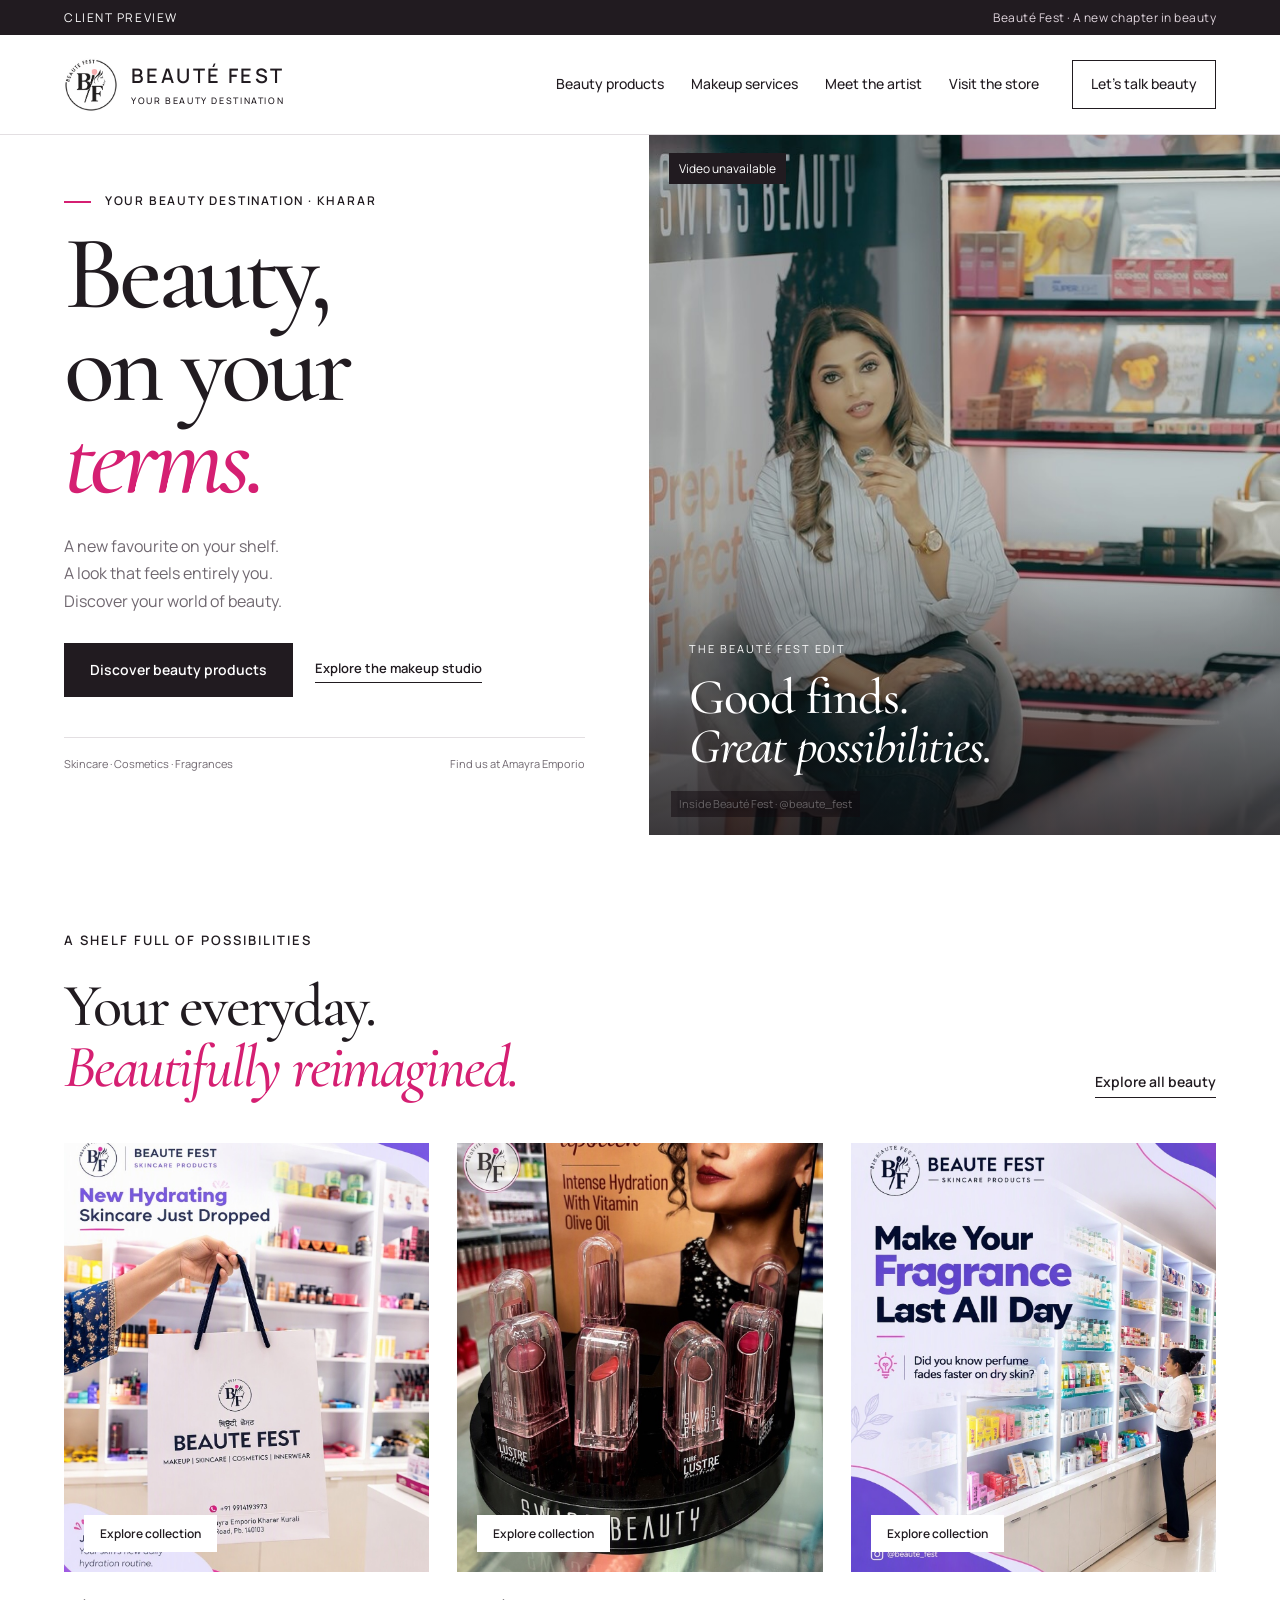
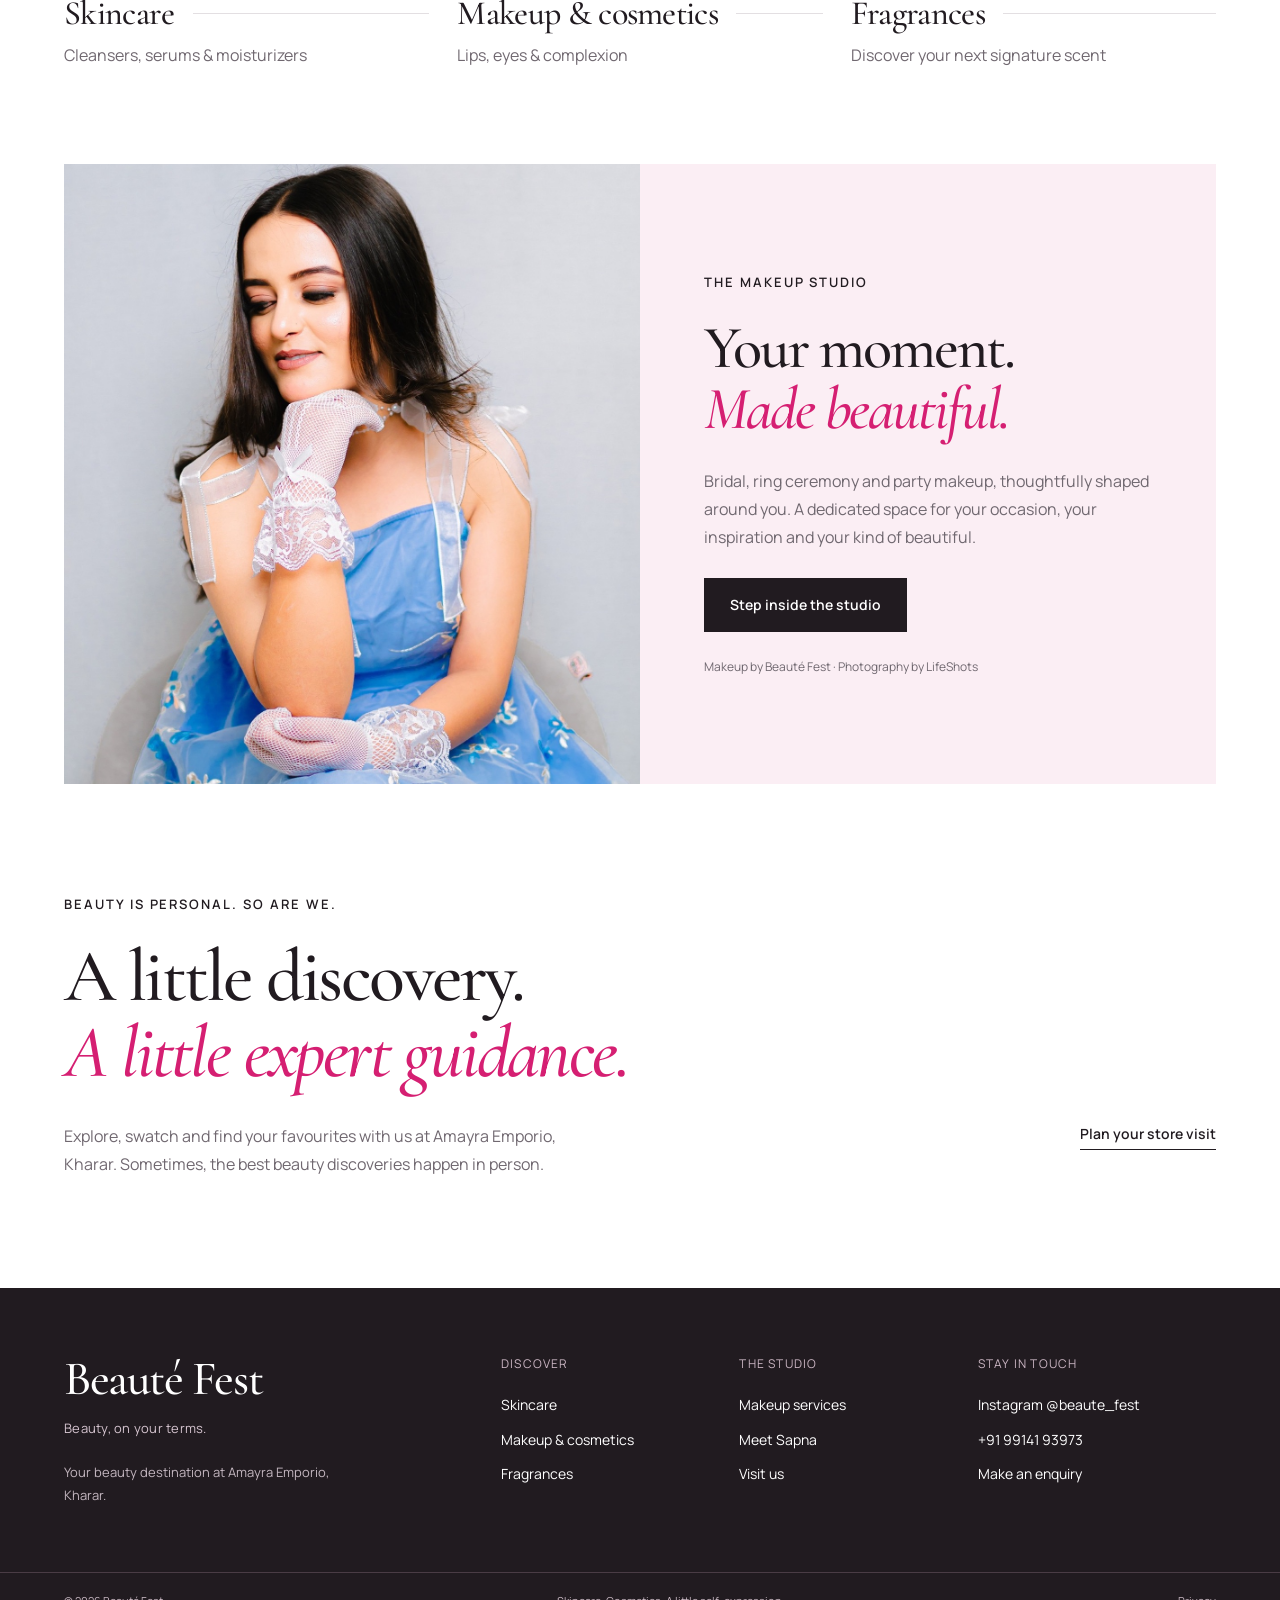
<file: index.html>
<!doctype html><html lang="en-IN"><head><meta charset="utf-8"><meta name="viewport" content="width=device-width,initial-scale=1"><meta name="robots" content="noindex,nofollow,noarchive"><title>Your beauty destination in Kharar | Beauté Fest</title><meta name="description" content="Discover skincare, cosmetics, fragrances and the Beauté Fest makeup studio at Amayra Emporio, Kharar."><meta name="theme-color" content="#ffffff"><link rel="icon" href="assets/logo.png"><link rel="preload" href="assets/display.ttf" as="font" type="font/ttf" crossorigin><link rel="preload" href="assets/sans-regular.ttf" as="font" type="font/ttf" crossorigin><link rel="stylesheet" href="editorial.css?v=20261123r2"><script src="editorial.js?v=20261123r2" defer></script></head><body><a class="skip" href="#main">Skip to content</a><div class="preview-bar">CLIENT PREVIEW <span>Beauté Fest · A new chapter in beauty</span></div><header class="header"><a class="brand" href="index.html" aria-label="Beauté Fest home"><img src="assets/logo.png" alt="" width="54" height="54"><span>BEAUTÉ FEST<small>YOUR BEAUTY DESTINATION</small></span></a><button class="menu-toggle" type="button" aria-expanded="false" aria-controls="navigation">Menu <span aria-hidden="true">☰</span></button><nav id="navigation" aria-label="Main navigation"><a href="products.html" >Beauty products</a><a href="makeup.html" >Makeup services</a><a href="artist.html" >Meet the artist</a><a href="visit.html" >Visit the store</a><a class="nav-contact" href="contact.html">Let’s talk beauty</a></nav></header><main id="main"><section class="home-hero"><div class="hero-copy"><p class="eyebrow"><span class="pink-rule"></span> YOUR BEAUTY DESTINATION · KHARAR</p><h1>Beauty,<br>on your<br><em>terms.</em></h1><p class="hero-description">A new favourite on your shelf.<br> A look that feels entirely you.<br> Discover your world of beauty.</p><div class="actions"><a class="button" href="products.html">Discover beauty products</a><a class="text-link" href="makeup.html">Explore the makeup studio</a></div><div class="hero-footnote"><span>Skincare · Cosmetics · Fragrances</span><span>Find us at Amayra Emporio</span></div></div><div class="hero-visual"><div class="motion " data-motion>
      <video muted loop playsinline preload="none" poster="assets/studio-poster.jpg" data-video-src="assets/studio-background.mp4" aria-label="Inside Beauté Fest"></video>
      <div class="motion-credit"><a href="https://www.instagram.com/beaute_fest/reel/DfrkFTgOZcu/" target="_blank" rel="noopener noreferrer">Inside Beauté Fest · @beaute_fest</a></div>
      <button class="motion-toggle" type="button" aria-label="Play background video">Play video</button>
    </div><div class="hero-caption"><span>THE BEAUTÉ FEST EDIT</span><p>Good finds.<br><em>Great possibilities.</em></p></div></div></section>
<section class="section collection-section"><div class="section-title"><div><p class="eyebrow">A shelf full of possibilities</p><h2>Your everyday.<br><em>Beautifully reimagined.</em></h2></div><a class="text-link" href="products.html">Explore all beauty</a></div><div class="collection-grid"><a class="collection-card" href="skincare.html" data-search="skincare cleansers, serums & moisturizers"><div class="collection-image"><img class="" src="assets/skincare-products.jpg" alt="Skincare at Beauté Fest" loading="lazy" decoding="async"><span>Explore collection</span></div><div class="card-heading"><h3>Skincare</h3><span class="card-line"></span></div><p>Cleansers, serums & moisturizers</p></a><a class="collection-card" href="cosmetics.html" data-search="makeup & cosmetics lips, eyes & complexion"><div class="collection-image"><img class="" src="assets/makeup-products.jpg" alt="Makeup &amp; cosmetics at Beauté Fest" loading="lazy" decoding="async"><span>Explore collection</span></div><div class="card-heading"><h3>Makeup & cosmetics</h3><span class="card-line"></span></div><p>Lips, eyes & complexion</p></a><a class="collection-card" href="fragrances.html" data-search="fragrances discover your next signature scent"><div class="collection-image"><img class="" src="assets/fragrance-products.jpg" alt="Fragrances at Beauté Fest" loading="lazy" decoding="async"><span>Explore collection</span></div><div class="card-heading"><h3>Fragrances</h3><span class="card-line"></span></div><p>Discover your next signature scent</p></a></div></section>
<section class="studio-feature"><div class="studio-photo"><img class="" src="assets/beauty-portrait.jpg" alt="Occasion makeup by Beauté Fest, photographed by LifeShots" loading="lazy" decoding="async"></div><div class="studio-copy"><p class="eyebrow">The makeup studio</p><h2>Your moment.<br><em>Made beautiful.</em></h2><p>Bridal, ring ceremony and party makeup, thoughtfully shaped around you. A dedicated space for your occasion, your inspiration and your kind of beautiful.</p><a class="button" href="makeup.html">Step inside the studio</a><p class="photo-credit">Makeup by Beauté Fest · Photography by LifeShots</p></div></section>
<section class="section store-teaser"><p class="eyebrow">Beauty is personal. So are we.</p><h2>A little discovery.<br><em>A little expert guidance.</em></h2><div class="store-teaser-bottom"><p>Explore, swatch and find your favourites with us at Amayra Emporio, Kharar. Sometimes, the best beauty discoveries happen in person.</p><a class="text-link" href="visit.html">Plan your store visit</a></div></section></main><footer><div class="footer-main"><div><a class="footer-wordmark" href="index.html">Beauté Fest<span>Beauty, on your terms.</span></a><p>Your beauty destination at Amayra Emporio, Kharar.</p></div><div><p class="footer-label">Discover</p><a href="skincare.html">Skincare</a><a href="cosmetics.html">Makeup & cosmetics</a><a href="fragrances.html">Fragrances</a></div><div><p class="footer-label">The studio</p><a href="makeup.html">Makeup services</a><a href="artist.html">Meet Sapna</a><a href="visit.html">Visit us</a></div><div><p class="footer-label">Stay in touch</p><a href="https://www.instagram.com/beaute_fest/" target="_blank" rel="noopener noreferrer">Instagram @beaute_fest</a><a href="tel:+919914193973">+91 99141 93973</a><a href="contact.html">Make an enquiry</a></div></div><div class="footer-bottom"><span>© 2026 Beauté Fest</span><span>Skincare. Cosmetics. A little self-expression.</span><a href="privacy.html">Privacy</a></div></footer></body></html>
</file>
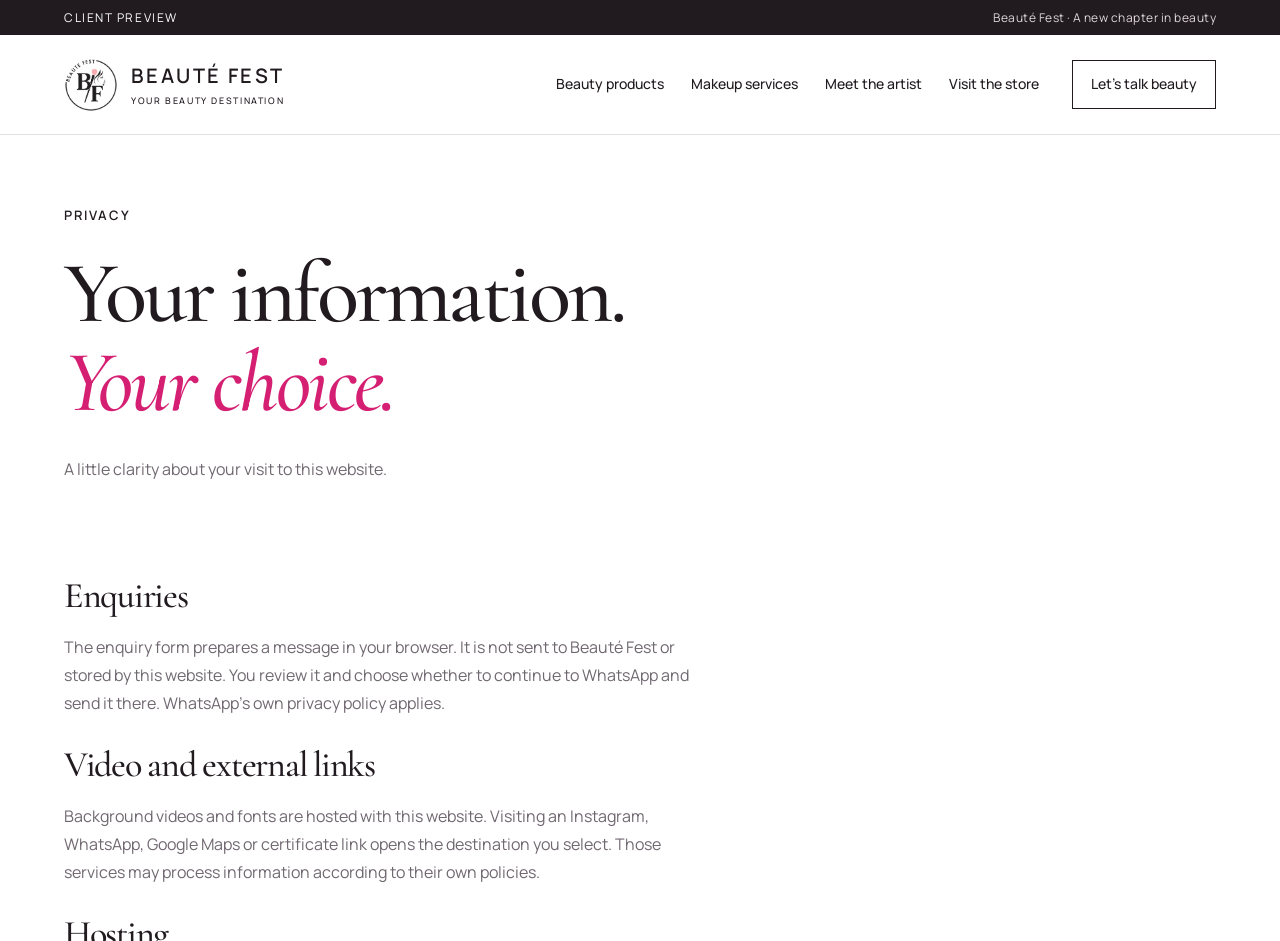
<file: privacy/index.html>
<!doctype html><html lang="en"><head><meta charset="utf-8"><meta name="robots" content="noindex"><meta http-equiv="refresh" content="0;url=../privacy.html"><title>Privacy | Beauté Fest</title></head><body><a href="../privacy.html">Read privacy information</a></body></html>
</file>
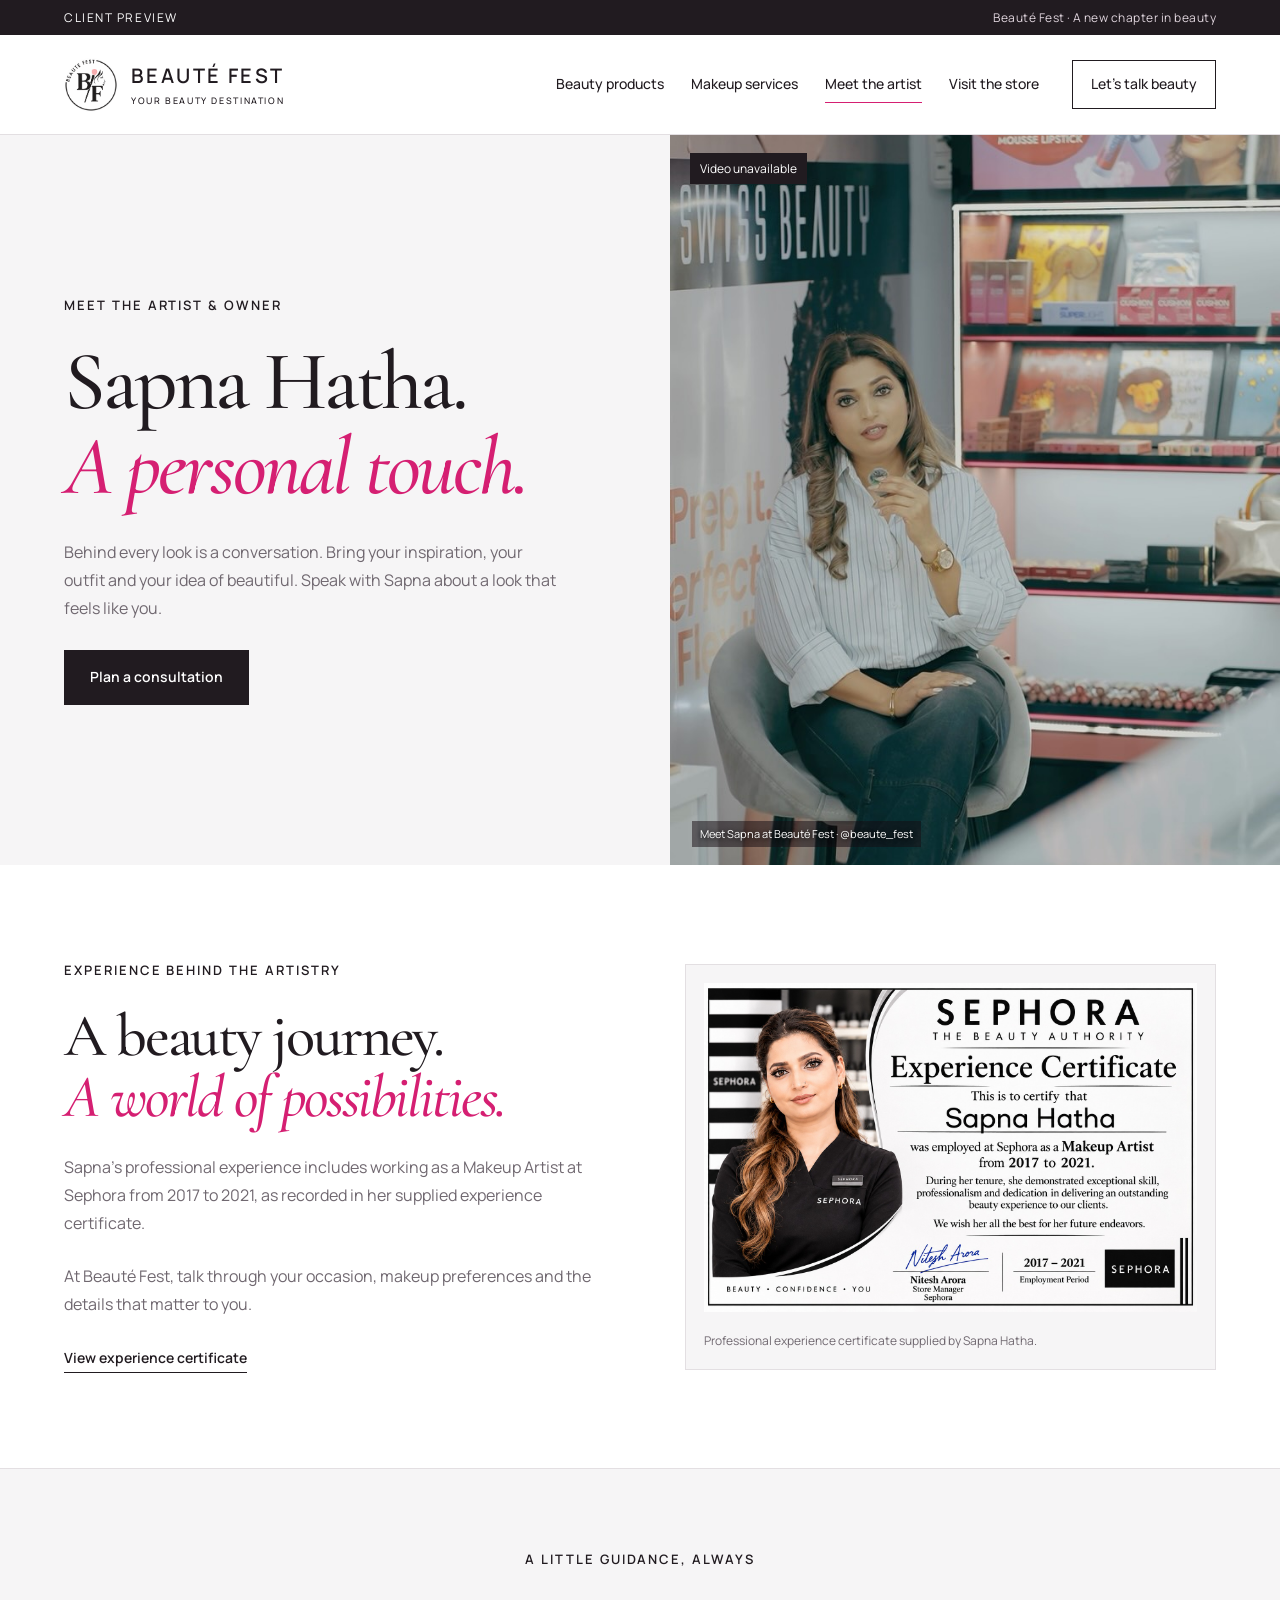
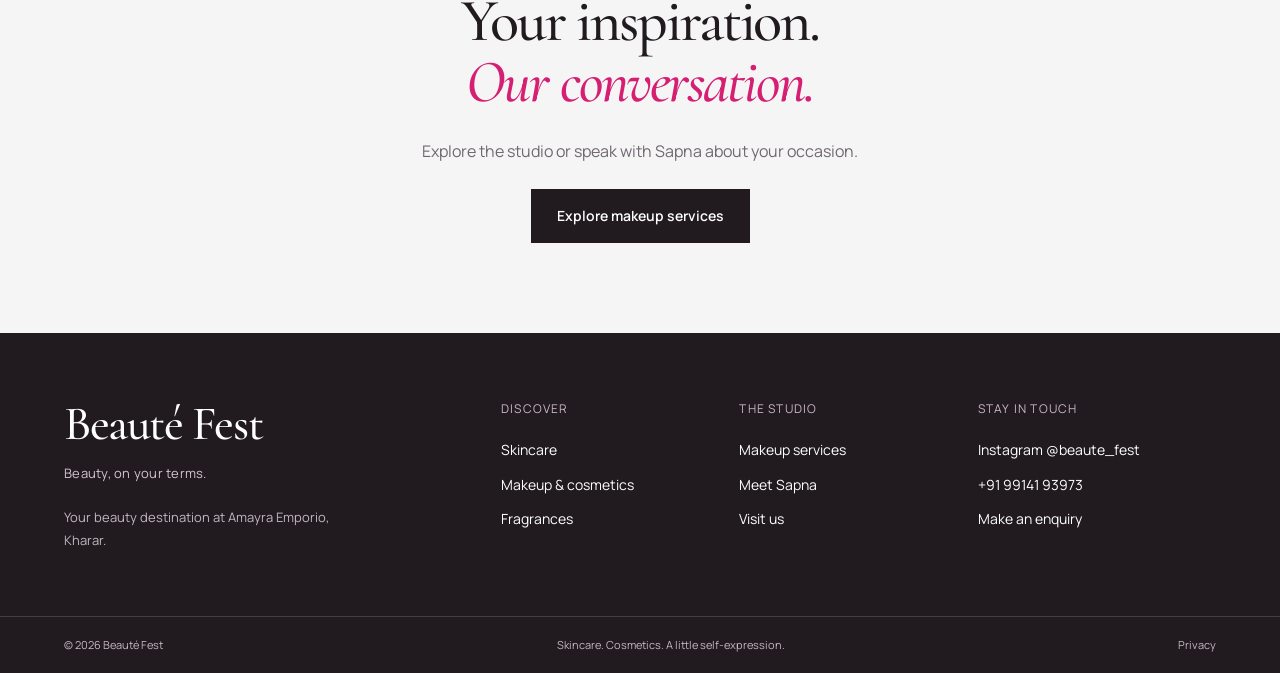
<file: artist.html>
<!doctype html><html lang="en-IN"><head><meta charset="utf-8"><meta name="viewport" content="width=device-width,initial-scale=1"><meta name="robots" content="noindex,nofollow,noarchive"><title>Meet Sapna Hatha | Beauté Fest</title><meta name="description" content="Meet Sapna Hatha, artist and owner at Beauté Fest, Kharar."><meta name="theme-color" content="#ffffff"><link rel="icon" href="assets/logo.png"><link rel="preload" href="assets/display.ttf" as="font" type="font/ttf" crossorigin><link rel="preload" href="assets/sans-regular.ttf" as="font" type="font/ttf" crossorigin><link rel="stylesheet" href="editorial.css?v=20261123r2"><script src="editorial.js?v=20261123r2" defer></script></head><body><a class="skip" href="#main">Skip to content</a><div class="preview-bar">CLIENT PREVIEW <span>Beauté Fest · A new chapter in beauty</span></div><header class="header"><a class="brand" href="index.html" aria-label="Beauté Fest home"><img src="assets/logo.png" alt="" width="54" height="54"><span>BEAUTÉ FEST<small>YOUR BEAUTY DESTINATION</small></span></a><button class="menu-toggle" type="button" aria-expanded="false" aria-controls="navigation">Menu <span aria-hidden="true">☰</span></button><nav id="navigation" aria-label="Main navigation"><a href="products.html" >Beauty products</a><a href="makeup.html" >Makeup services</a><a href="artist.html" aria-current=page>Meet the artist</a><a href="visit.html" >Visit the store</a><a class="nav-contact" href="contact.html">Let’s talk beauty</a></nav></header><main id="main"><section class="artist-hero"><div><p class="eyebrow">Meet the artist & owner</p><h1>Sapna Hatha.<br><em>A personal touch.</em></h1><p>Behind every look is a conversation. Bring your inspiration, your outfit and your idea of beautiful. Speak with Sapna about a look that feels like you.</p><a class="button" href="contact.html?service=Makeup%20consultation">Plan a consultation</a></div><div class="motion " data-motion>
      <video muted loop playsinline preload="none" poster="assets/studio-poster.jpg" data-video-src="assets/studio-background.mp4" aria-label="Meet Sapna at Beauté Fest"></video>
      <div class="motion-credit"><a href="https://www.instagram.com/beaute_fest/reel/DfrkFTgOZcu/" target="_blank" rel="noopener noreferrer">Meet Sapna at Beauté Fest · @beaute_fest</a></div>
      <button class="motion-toggle" type="button" aria-label="Play background video">Play video</button>
    </div></section><section class="section artist-story"><div><p class="eyebrow">Experience behind the artistry</p><h2>A beauty journey.<br><em>A world of possibilities.</em></h2><p>Sapna’s professional experience includes working as a Makeup Artist at Sephora from 2017 to 2021, as recorded in her supplied experience certificate.</p><p>At Beauté Fest, talk through your occasion, makeup preferences and the details that matter to you.</p><a class="text-link" href="assets/sapna-hatha-experience-certificate.jpg" target="_blank" rel="noopener noreferrer">View experience certificate</a></div><figure class="certificate"><img class="" src="assets/sapna-hatha-experience-certificate.jpg" alt="Supplied experience certificate naming Sapna Hatha as a Makeup Artist at Sephora, 2017–2021" loading="lazy" decoding="async"><figcaption>Professional experience certificate supplied by Sapna Hatha.</figcaption></figure></section><section class="closing"><p class="eyebrow">A little guidance, always</p><h2>Your inspiration.<br><em>Our conversation.</em></h2><p>Explore the studio or speak with Sapna about your occasion.</p><a class="button" href="makeup.html">Explore makeup services</a></section></main><footer><div class="footer-main"><div><a class="footer-wordmark" href="index.html">Beauté Fest<span>Beauty, on your terms.</span></a><p>Your beauty destination at Amayra Emporio, Kharar.</p></div><div><p class="footer-label">Discover</p><a href="skincare.html">Skincare</a><a href="cosmetics.html">Makeup & cosmetics</a><a href="fragrances.html">Fragrances</a></div><div><p class="footer-label">The studio</p><a href="makeup.html">Makeup services</a><a href="artist.html">Meet Sapna</a><a href="visit.html">Visit us</a></div><div><p class="footer-label">Stay in touch</p><a href="https://www.instagram.com/beaute_fest/" target="_blank" rel="noopener noreferrer">Instagram @beaute_fest</a><a href="tel:+919914193973">+91 99141 93973</a><a href="contact.html">Make an enquiry</a></div></div><div class="footer-bottom"><span>© 2026 Beauté Fest</span><span>Skincare. Cosmetics. A little self-expression.</span><a href="privacy.html">Privacy</a></div></footer></body></html>
</file>
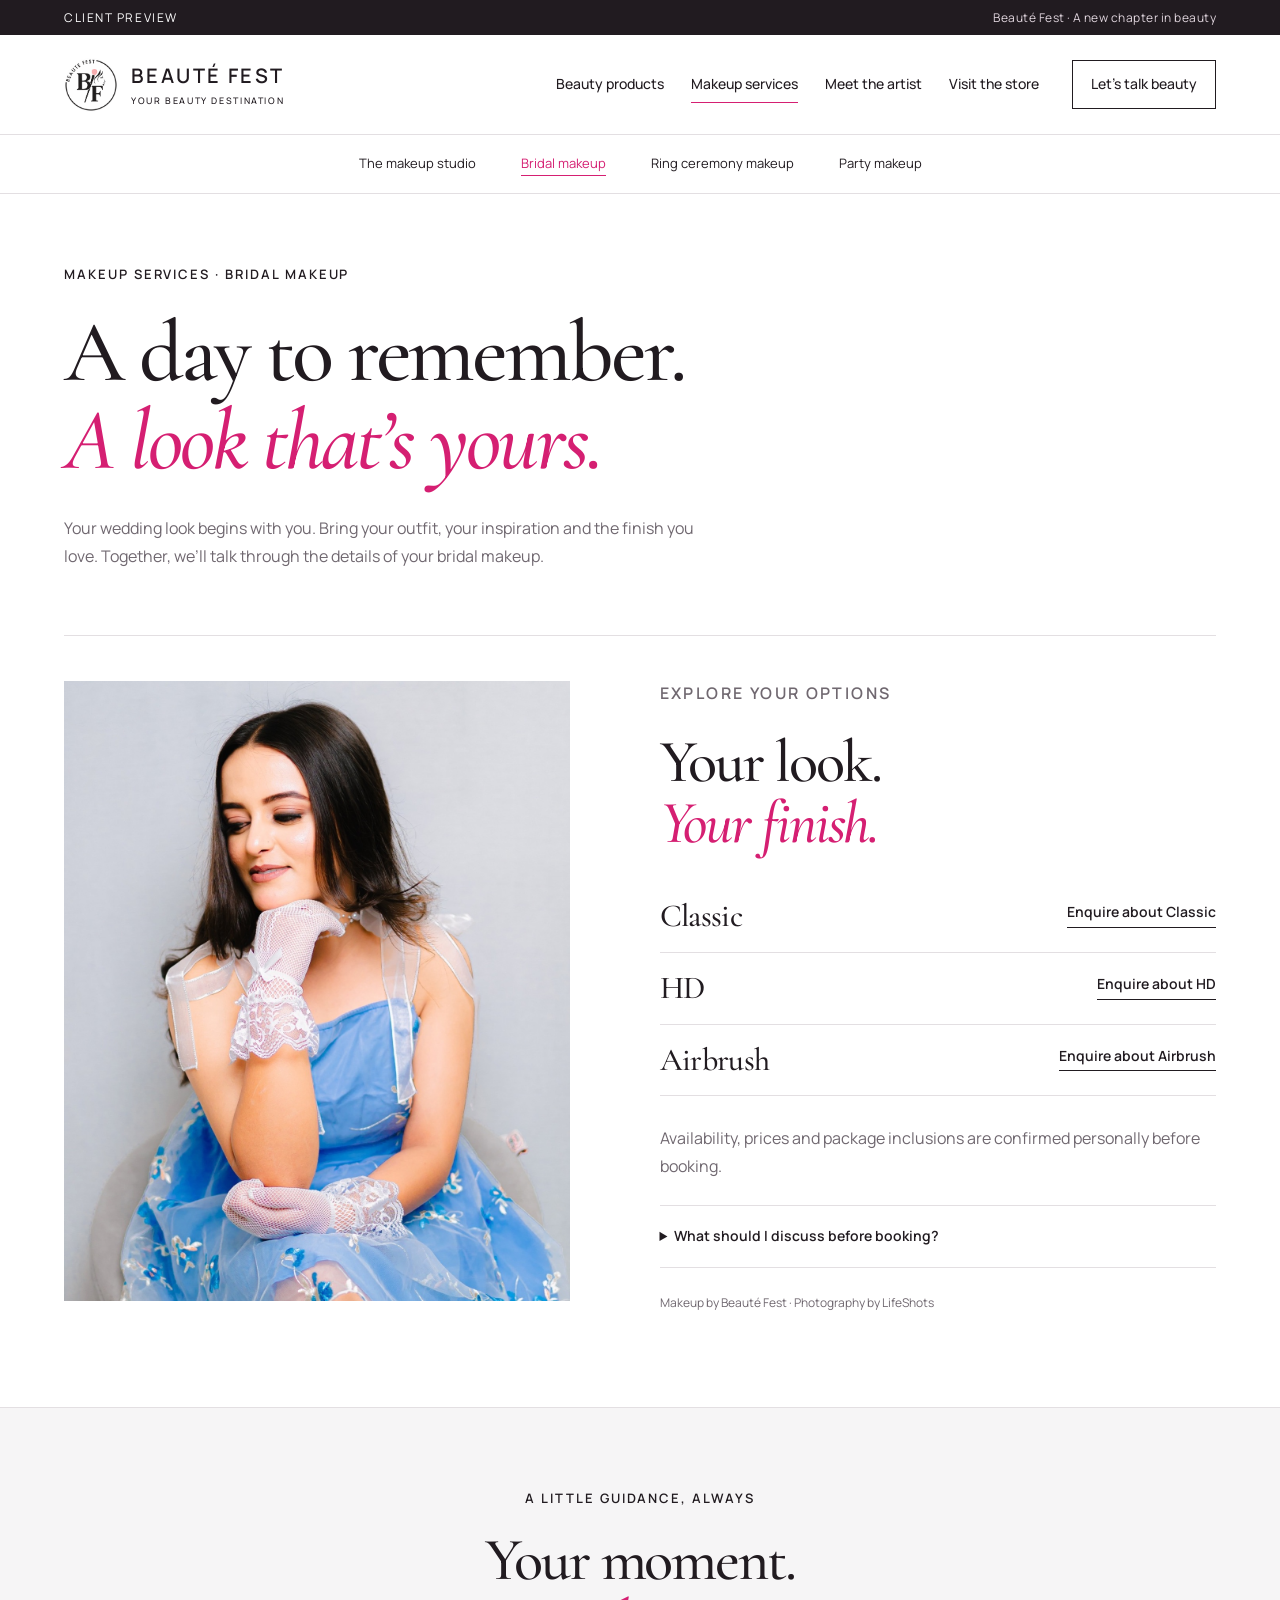
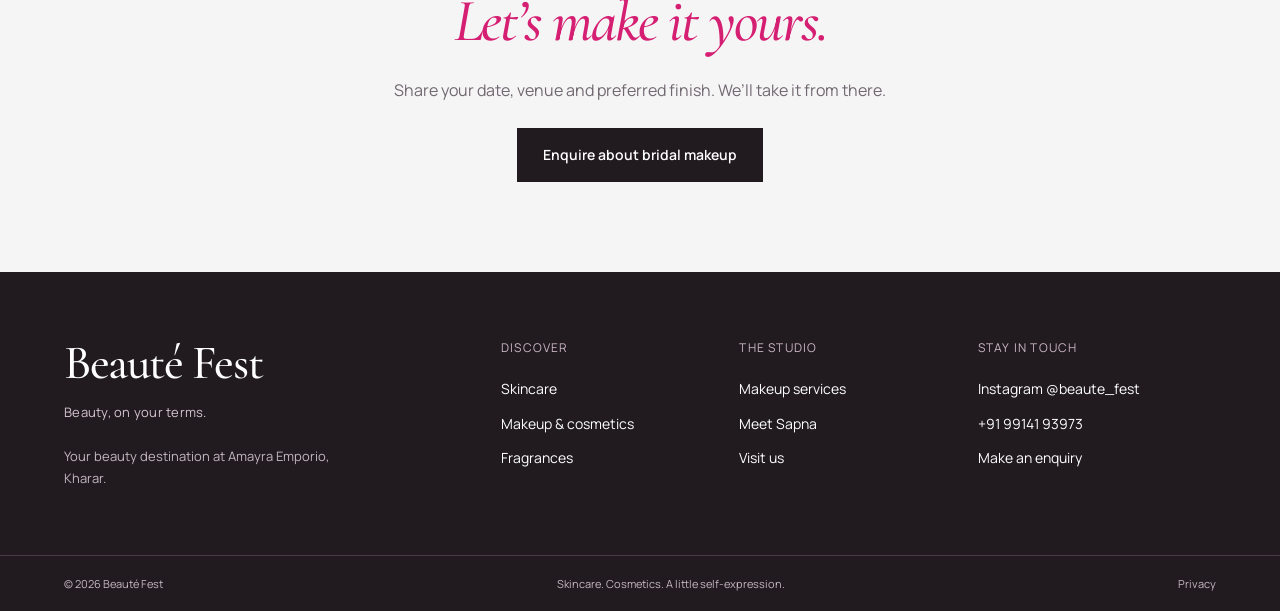
<file: bridal.html>
<!doctype html><html lang="en-IN"><head><meta charset="utf-8"><meta name="viewport" content="width=device-width,initial-scale=1"><meta name="robots" content="noindex,nofollow,noarchive"><title>Bridal makeup | Beauté Fest</title><meta name="description" content="Your wedding look begins with you. Bring your outfit, your inspiration and the finish you love. Together, we’ll talk through the details of your bridal makeup."><meta name="theme-color" content="#ffffff"><link rel="icon" href="assets/logo.png"><link rel="preload" href="assets/display.ttf" as="font" type="font/ttf" crossorigin><link rel="preload" href="assets/sans-regular.ttf" as="font" type="font/ttf" crossorigin><link rel="stylesheet" href="editorial.css?v=20261123r2"><script src="editorial.js?v=20261123r2" defer></script></head><body><a class="skip" href="#main">Skip to content</a><div class="preview-bar">CLIENT PREVIEW <span>Beauté Fest · A new chapter in beauty</span></div><header class="header"><a class="brand" href="index.html" aria-label="Beauté Fest home"><img src="assets/logo.png" alt="" width="54" height="54"><span>BEAUTÉ FEST<small>YOUR BEAUTY DESTINATION</small></span></a><button class="menu-toggle" type="button" aria-expanded="false" aria-controls="navigation">Menu <span aria-hidden="true">☰</span></button><nav id="navigation" aria-label="Main navigation"><a href="products.html" >Beauty products</a><a href="makeup.html" aria-current=page>Makeup services</a><a href="artist.html" >Meet the artist</a><a href="visit.html" >Visit the store</a><a class="nav-contact" href="contact.html">Let’s talk beauty</a></nav></header><main id="main"><nav class="collection-nav" aria-label="Makeup occasions"><a href="makeup.html">The makeup studio</a><a href="bridal.html" aria-current=page>Bridal makeup</a><a href="ring-ceremony.html" >Ring ceremony makeup</a><a href="party.html" >Party makeup</a></nav><section class="page-intro "><p class="eyebrow">Makeup services · Bridal makeup</p><h1>A day to remember.<br><em>A look that’s yours.</em></h1><div class="intro-bottom"><p>Your wedding look begins with you. Bring your outfit, your inspiration and the finish you love. Together, we’ll talk through the details of your bridal makeup.</p></div></section><section class="section no-top"><div class="service-detail-layout"><div class="service-detail-photo"><img class="" src="assets/beauty-portrait.jpg" alt="Makeup by Beauté Fest, photographed by LifeShots" loading="lazy" decoding="async"></div><div><p class="eyebrow">Explore your options</p><h2>Your look.<br><em>Your finish.</em></h2><div class="package-list"><div><h3>Classic</h3><a class="text-link" href="contact.html?service=Bridal%20makeup%20%E2%80%94%20Classic">Enquire about Classic</a></div><div><h3>HD</h3><a class="text-link" href="contact.html?service=Bridal%20makeup%20%E2%80%94%20HD">Enquire about HD</a></div><div><h3>Airbrush</h3><a class="text-link" href="contact.html?service=Bridal%20makeup%20%E2%80%94%20Airbrush">Enquire about Airbrush</a></div></div><p>Availability, prices and package inclusions are confirmed personally before booking.</p><details><summary>What should I discuss before booking?</summary><p>Ask about hairstyling, draping, lashes, a trial, travel and touch-ups, along with your skin needs and timings. Confirm which services are included in your chosen package.</p></details><p class="photo-credit">Makeup by Beauté Fest · Photography by LifeShots</p></div></div></section><section class="closing"><p class="eyebrow">A little guidance, always</p><h2>Your moment.<br><em>Let’s make it yours.</em></h2><p>Share your date, venue and preferred finish. We’ll take it from there.</p><a class="button" href="contact.html?service=Bridal%20makeup">Enquire about bridal makeup</a></section></main><footer><div class="footer-main"><div><a class="footer-wordmark" href="index.html">Beauté Fest<span>Beauty, on your terms.</span></a><p>Your beauty destination at Amayra Emporio, Kharar.</p></div><div><p class="footer-label">Discover</p><a href="skincare.html">Skincare</a><a href="cosmetics.html">Makeup & cosmetics</a><a href="fragrances.html">Fragrances</a></div><div><p class="footer-label">The studio</p><a href="makeup.html">Makeup services</a><a href="artist.html">Meet Sapna</a><a href="visit.html">Visit us</a></div><div><p class="footer-label">Stay in touch</p><a href="https://www.instagram.com/beaute_fest/" target="_blank" rel="noopener noreferrer">Instagram @beaute_fest</a><a href="tel:+919914193973">+91 99141 93973</a><a href="contact.html">Make an enquiry</a></div></div><div class="footer-bottom"><span>© 2026 Beauté Fest</span><span>Skincare. Cosmetics. A little self-expression.</span><a href="privacy.html">Privacy</a></div></footer></body></html>
</file>
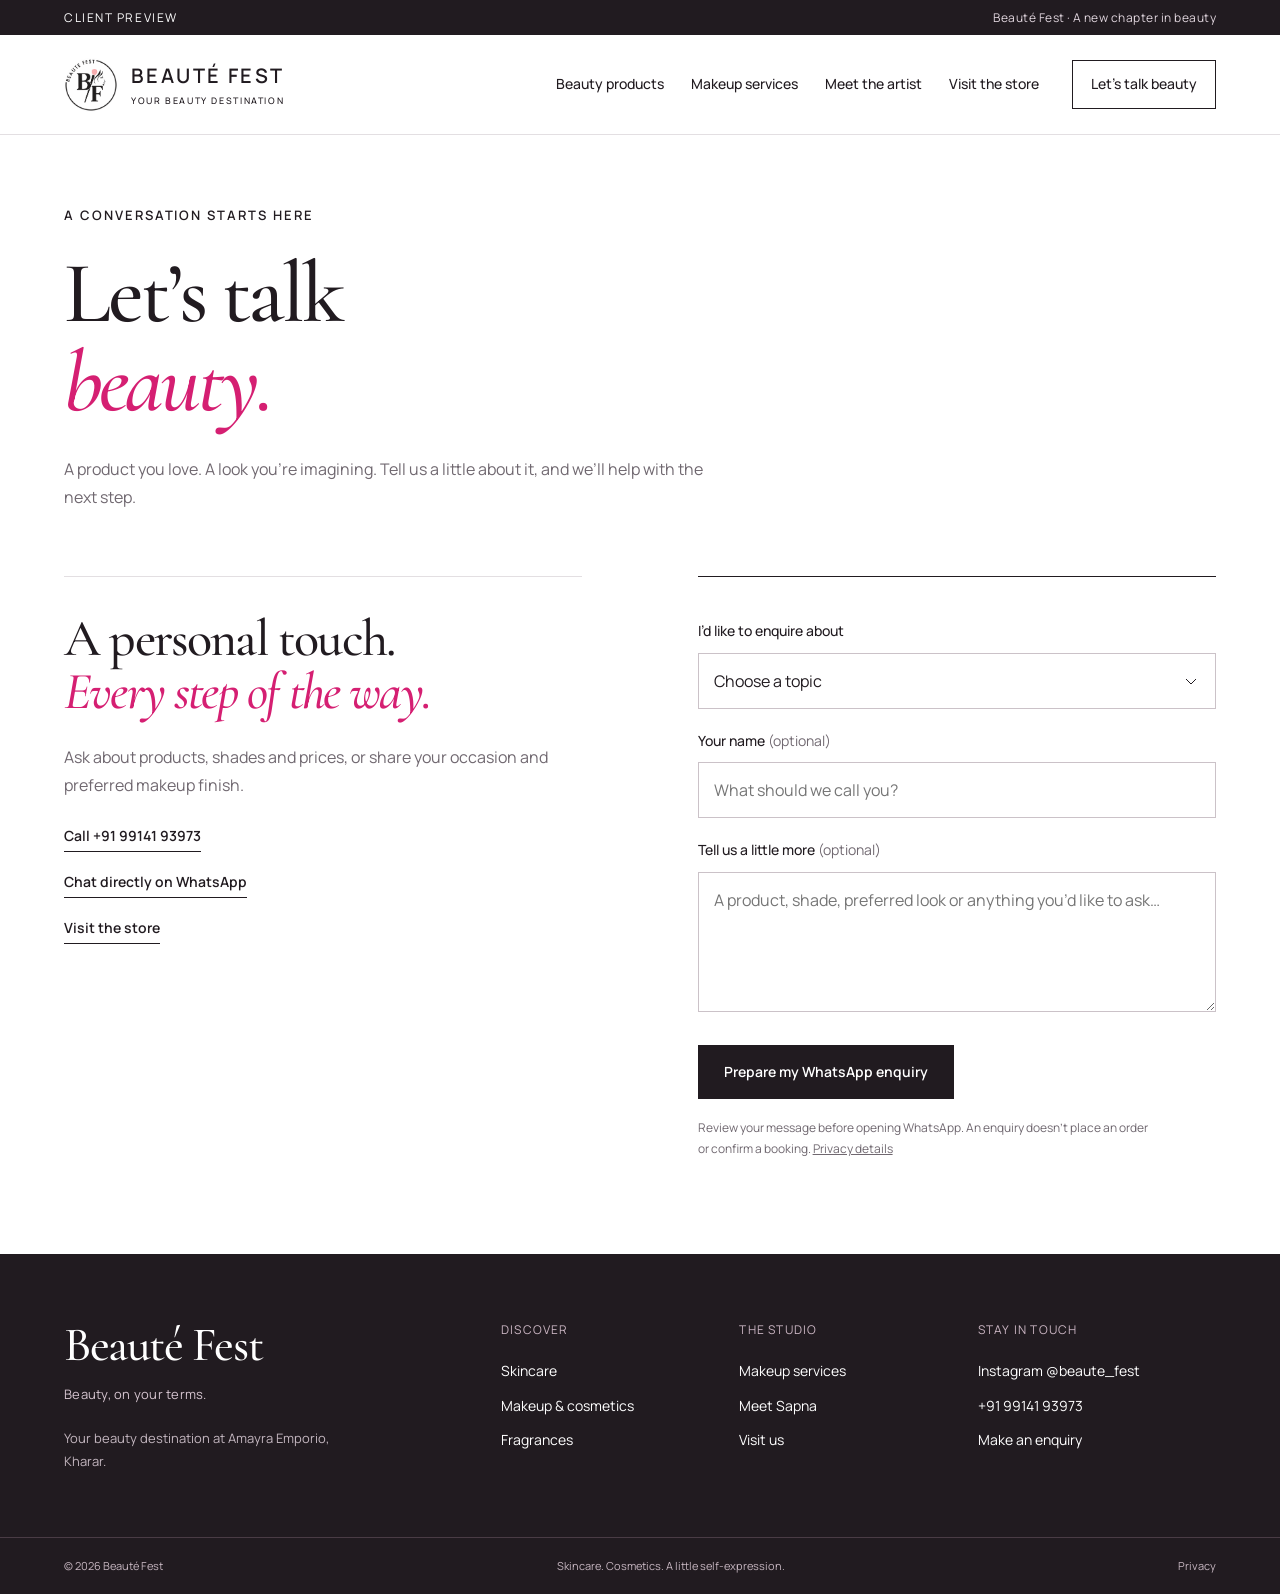
<file: contact.html>
<!doctype html><html lang="en-IN"><head><meta charset="utf-8"><meta name="viewport" content="width=device-width,initial-scale=1"><meta name="robots" content="noindex,nofollow,noarchive"><title>Let’s talk beauty | Beauté Fest</title><meta name="description" content="Enquire about products, makeup services and your next Beauté Fest visit."><meta name="theme-color" content="#ffffff"><link rel="icon" href="assets/logo.png"><link rel="preload" href="assets/display.ttf" as="font" type="font/ttf" crossorigin><link rel="preload" href="assets/sans-regular.ttf" as="font" type="font/ttf" crossorigin><link rel="stylesheet" href="editorial.css?v=20261123r2"><script src="editorial.js?v=20261123r2" defer></script></head><body><a class="skip" href="#main">Skip to content</a><div class="preview-bar">CLIENT PREVIEW <span>Beauté Fest · A new chapter in beauty</span></div><header class="header"><a class="brand" href="index.html" aria-label="Beauté Fest home"><img src="assets/logo.png" alt="" width="54" height="54"><span>BEAUTÉ FEST<small>YOUR BEAUTY DESTINATION</small></span></a><button class="menu-toggle" type="button" aria-expanded="false" aria-controls="navigation">Menu <span aria-hidden="true">☰</span></button><nav id="navigation" aria-label="Main navigation"><a href="products.html" >Beauty products</a><a href="makeup.html" >Makeup services</a><a href="artist.html" >Meet the artist</a><a href="visit.html" >Visit the store</a><a class="nav-contact" href="contact.html">Let’s talk beauty</a></nav></header><main id="main"><section class="page-intro "><p class="eyebrow">A conversation starts here</p><h1>Let’s talk<br><em>beauty.</em></h1><div class="intro-bottom"><p>A product you love. A look you’re imagining. Tell us a little about it, and we’ll help with the next step.</p></div></section><section class="section no-top contact-layout"><div class="contact-info"><h2>A personal touch.<br><em>Every step of the way.</em></h2><p>Ask about products, shades and prices, or share your occasion and preferred makeup finish.</p><a class="text-link" href="tel:+919914193973">Call +91 99141 93973</a><a class="text-link" href="https://wa.me/919914193973" target="_blank" rel="noopener noreferrer">Chat directly on WhatsApp</a><a class="text-link" href="visit.html">Visit the store</a></div><form id="enquiry-form"><label for="enquiry-category">I’d like to enquire about</label><select id="enquiry-category" required><option value="">Choose a topic</option><optgroup label="Beauty products"><option>Skincare</option><option>Makeup & cosmetics</option><option>Fragrances</option><option>Other product enquiry</option></optgroup><optgroup label="Makeup services"><option>Makeup consultation</option><option>Bridal makeup</option><option>Ring ceremony makeup</option><option>Party makeup</option><option>Bridal makeup — Classic</option><option>Bridal makeup — HD</option><option>Bridal makeup — Airbrush</option><option>Ring ceremony makeup — Classic</option><option>Ring ceremony makeup — HD</option><option>Party makeup — Classic</option><option>Party makeup — HD</option></optgroup><option>Store visit</option></select><label for="enquiry-name">Your name <span>(optional)</span></label><input id="enquiry-name" autocomplete="given-name" maxlength="70" placeholder="What should we call you?"><div class="occasion-fields" hidden><label for="enquiry-date">Occasion date <span>(optional)</span></label><input id="enquiry-date" type="date"><label for="enquiry-location">Venue / getting-ready location <span>(optional)</span></label><input id="enquiry-location" maxlength="150"></div><label for="enquiry-details">Tell us a little more <span>(optional)</span></label><textarea id="enquiry-details" rows="4" maxlength="600" placeholder="A product, shade, preferred look or anything you’d like to ask…"></textarea><button class="button" type="submit">Prepare my WhatsApp enquiry</button><p class="form-note">Review your message before opening WhatsApp. An enquiry doesn’t place an order or confirm a booking. <a href="privacy.html">Privacy details</a></p><div id="enquiry-review" hidden aria-live="polite"><h3>Your message is ready</h3><p id="enquiry-message"></p><a id="enquiry-send" class="button" target="_blank" rel="noopener noreferrer">Continue on WhatsApp</a></div><noscript><p><a href="https://wa.me/919914193973">Contact us directly on WhatsApp</a>.</p></noscript></form></section></main><footer><div class="footer-main"><div><a class="footer-wordmark" href="index.html">Beauté Fest<span>Beauty, on your terms.</span></a><p>Your beauty destination at Amayra Emporio, Kharar.</p></div><div><p class="footer-label">Discover</p><a href="skincare.html">Skincare</a><a href="cosmetics.html">Makeup & cosmetics</a><a href="fragrances.html">Fragrances</a></div><div><p class="footer-label">The studio</p><a href="makeup.html">Makeup services</a><a href="artist.html">Meet Sapna</a><a href="visit.html">Visit us</a></div><div><p class="footer-label">Stay in touch</p><a href="https://www.instagram.com/beaute_fest/" target="_blank" rel="noopener noreferrer">Instagram @beaute_fest</a><a href="tel:+919914193973">+91 99141 93973</a><a href="contact.html">Make an enquiry</a></div></div><div class="footer-bottom"><span>© 2026 Beauté Fest</span><span>Skincare. Cosmetics. A little self-expression.</span><a href="privacy.html">Privacy</a></div></footer></body></html>
</file>
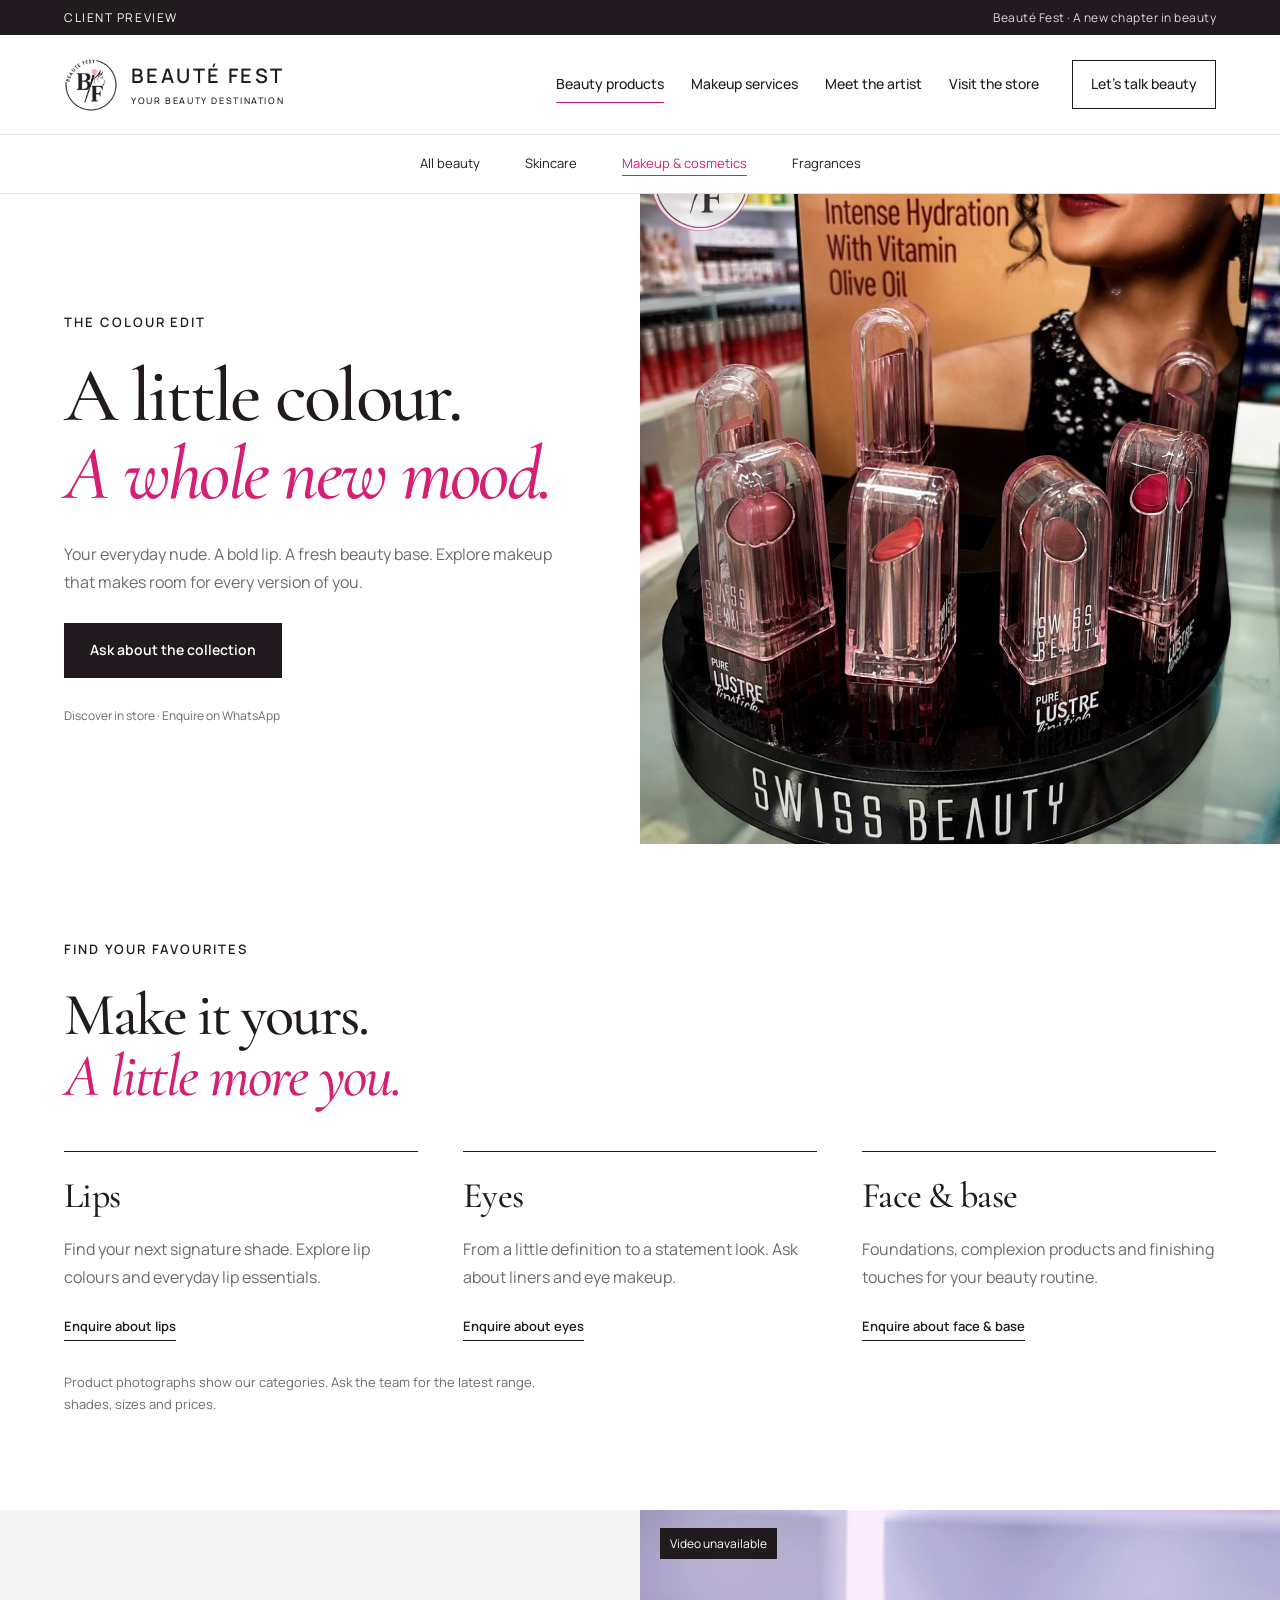
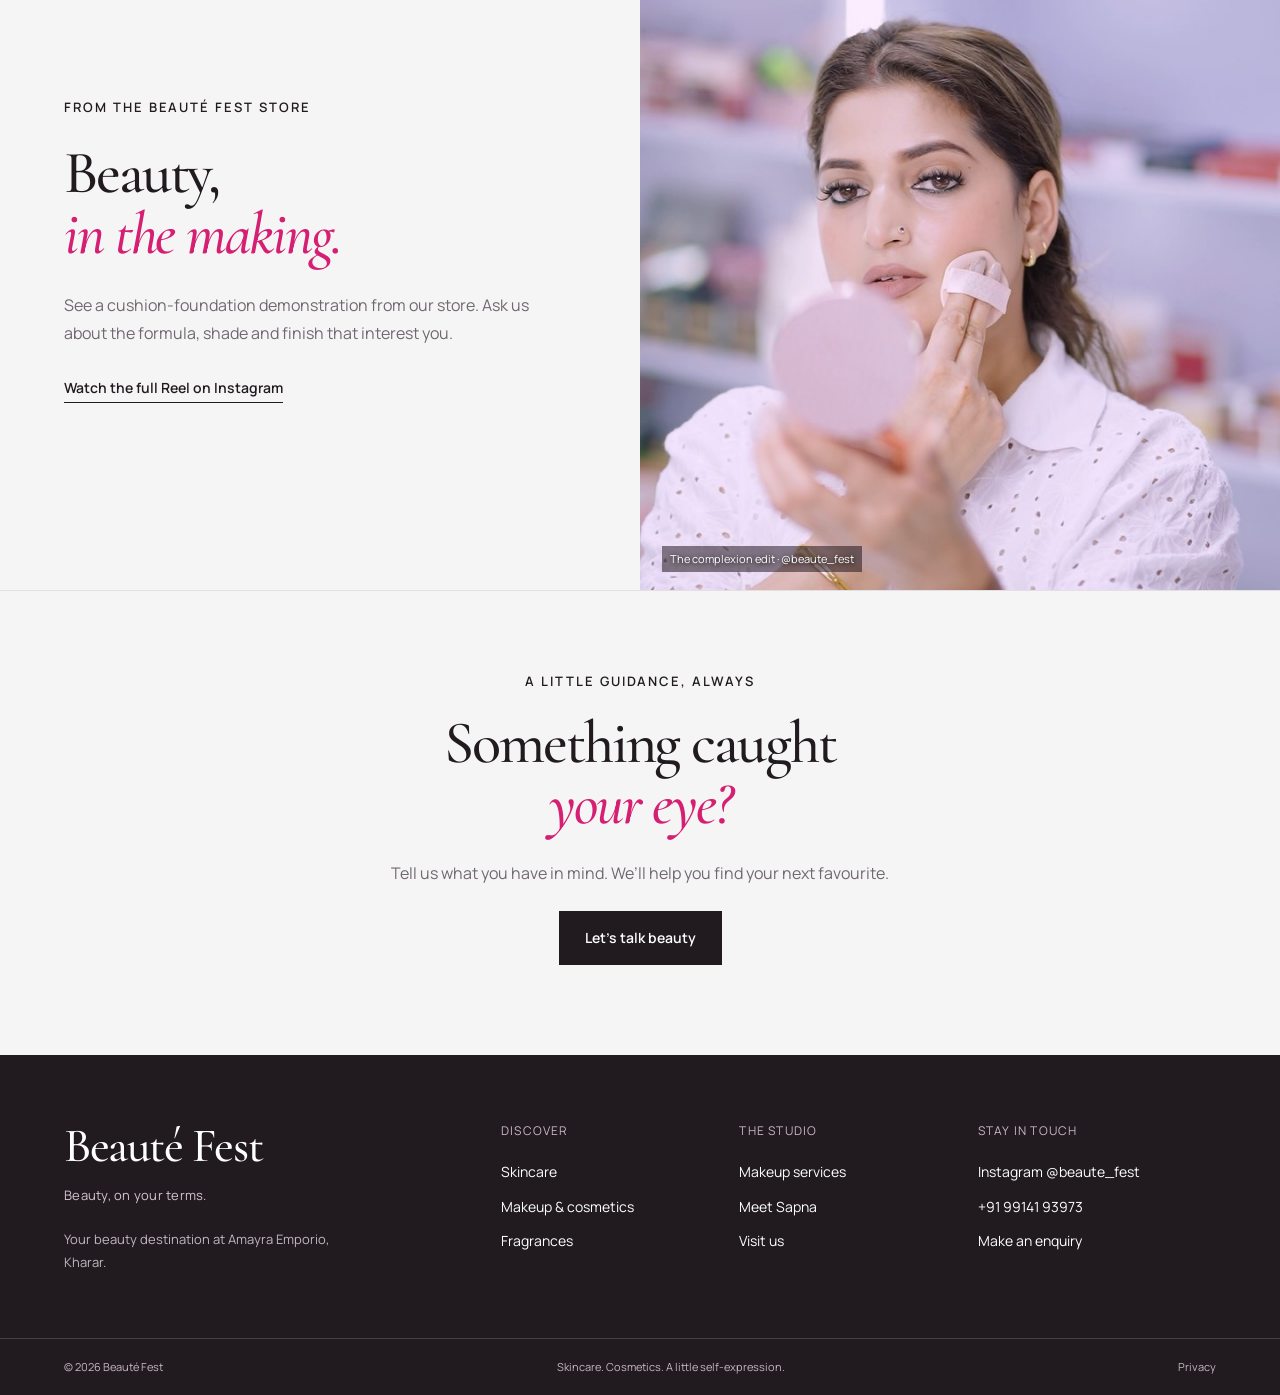
<file: cosmetics.html>
<!doctype html><html lang="en-IN"><head><meta charset="utf-8"><meta name="viewport" content="width=device-width,initial-scale=1"><meta name="robots" content="noindex,nofollow,noarchive"><title>The colour edit | Beauté Fest</title><meta name="description" content="Your everyday nude. A bold lip. A fresh beauty base. Explore makeup that makes room for every version of you."><meta name="theme-color" content="#ffffff"><link rel="icon" href="assets/logo.png"><link rel="preload" href="assets/display.ttf" as="font" type="font/ttf" crossorigin><link rel="preload" href="assets/sans-regular.ttf" as="font" type="font/ttf" crossorigin><link rel="stylesheet" href="editorial.css?v=20261123r2"><script src="editorial.js?v=20261123r2" defer></script></head><body><a class="skip" href="#main">Skip to content</a><div class="preview-bar">CLIENT PREVIEW <span>Beauté Fest · A new chapter in beauty</span></div><header class="header"><a class="brand" href="index.html" aria-label="Beauté Fest home"><img src="assets/logo.png" alt="" width="54" height="54"><span>BEAUTÉ FEST<small>YOUR BEAUTY DESTINATION</small></span></a><button class="menu-toggle" type="button" aria-expanded="false" aria-controls="navigation">Menu <span aria-hidden="true">☰</span></button><nav id="navigation" aria-label="Main navigation"><a href="products.html" aria-current=page>Beauty products</a><a href="makeup.html" >Makeup services</a><a href="artist.html" >Meet the artist</a><a href="visit.html" >Visit the store</a><a class="nav-contact" href="contact.html">Let’s talk beauty</a></nav></header><main id="main"><nav class="collection-nav" aria-label="Beauty collections"><a href="products.html" >All beauty</a><a href="skincare.html" >Skincare</a><a href="cosmetics.html" aria-current=page>Makeup & cosmetics</a><a href="fragrances.html" >Fragrances</a></nav><section class="category-hero"><div><p class="eyebrow">The colour edit</p><h1>A little colour.<br><em>A whole new mood.</em></h1><p>Your everyday nude. A bold lip. A fresh beauty base. Explore makeup that makes room for every version of you.</p><a class="button" href="https://wa.me/919914193973?text=Hello%20BeauteFest%21%20I%20would%20like%20to%20enquire%20about%20the%20colour%20edit.%20Please%20share%20availability%20and%20prices.%20Thank%20you%21" target="_blank" rel="noopener noreferrer">Ask about the collection</a><span class="caption-line">Discover in store · Enquire on WhatsApp</span></div><div class="category-photo"><img class="" src="assets/makeup-products.jpg" alt="The colour edit at Beauté Fest" loading="eager" decoding="async"></div></section><section class="section"><div class="section-title"><div><p class="eyebrow">Find your favourites</p><h2>Make it yours.<br><em>A little more you.</em></h2></div></div><div class="detail-grid"><article><h3>Lips</h3><p>Find your next signature shade. Explore lip colours and everyday lip essentials.</p><a class="text-link" href="https://wa.me/919914193973?text=Hello%20BeauteFest%21%20I%20would%20like%20to%20enquire%20about%20Lips.%20Please%20share%20availability%20and%20prices.%20Thank%20you%21" target="_blank" rel="noopener noreferrer">Enquire about lips</a></article><article><h3>Eyes</h3><p>From a little definition to a statement look. Ask about liners and eye makeup.</p><a class="text-link" href="https://wa.me/919914193973?text=Hello%20BeauteFest%21%20I%20would%20like%20to%20enquire%20about%20Eyes.%20Please%20share%20availability%20and%20prices.%20Thank%20you%21" target="_blank" rel="noopener noreferrer">Enquire about eyes</a></article><article><h3>Face & base</h3><p>Foundations, complexion products and finishing touches for your beauty routine.</p><a class="text-link" href="https://wa.me/919914193973?text=Hello%20BeauteFest%21%20I%20would%20like%20to%20enquire%20about%20Face%20%26%20base.%20Please%20share%20availability%20and%20prices.%20Thank%20you%21" target="_blank" rel="noopener noreferrer">Enquire about face & base</a></article></div><p class="collection-note">Product photographs show our categories. Ask the team for the latest range, shades, sizes and prices.</p></section><section class="motion-feature"><div class="motion-feature-copy"><p class="eyebrow">From the Beauté Fest store</p><h2>Beauty,<br><em>in the making.</em></h2><p>See a cushion-foundation demonstration from our store. Ask us about the formula, shade and finish that interest you.</p><a class="text-link" href="https://www.instagram.com/beaute_fest/reel/DfUudvbveCZ/" target="_blank" rel="noopener noreferrer">Watch the full Reel on Instagram</a></div><div class="motion " data-motion>
      <video muted loop playsinline preload="none" poster="assets/finishing-reel-poster.jpg" data-video-src="assets/cosmetics-background.mp4" aria-label="The complexion edit"></video>
      <div class="motion-credit"><a href="https://www.instagram.com/beaute_fest/reel/DfUudvbveCZ/" target="_blank" rel="noopener noreferrer">The complexion edit · @beaute_fest</a></div>
      <button class="motion-toggle" type="button" aria-label="Play background video">Play video</button>
    </div></section><section class="closing"><p class="eyebrow">A little guidance, always</p><h2>Something caught<br><em>your eye?</em></h2><p>Tell us what you have in mind. We’ll help you find your next favourite.</p><a class="button" href="contact.html">Let’s talk beauty</a></section></main><footer><div class="footer-main"><div><a class="footer-wordmark" href="index.html">Beauté Fest<span>Beauty, on your terms.</span></a><p>Your beauty destination at Amayra Emporio, Kharar.</p></div><div><p class="footer-label">Discover</p><a href="skincare.html">Skincare</a><a href="cosmetics.html">Makeup & cosmetics</a><a href="fragrances.html">Fragrances</a></div><div><p class="footer-label">The studio</p><a href="makeup.html">Makeup services</a><a href="artist.html">Meet Sapna</a><a href="visit.html">Visit us</a></div><div><p class="footer-label">Stay in touch</p><a href="https://www.instagram.com/beaute_fest/" target="_blank" rel="noopener noreferrer">Instagram @beaute_fest</a><a href="tel:+919914193973">+91 99141 93973</a><a href="contact.html">Make an enquiry</a></div></div><div class="footer-bottom"><span>© 2026 Beauté Fest</span><span>Skincare. Cosmetics. A little self-expression.</span><a href="privacy.html">Privacy</a></div></footer></body></html>
</file>
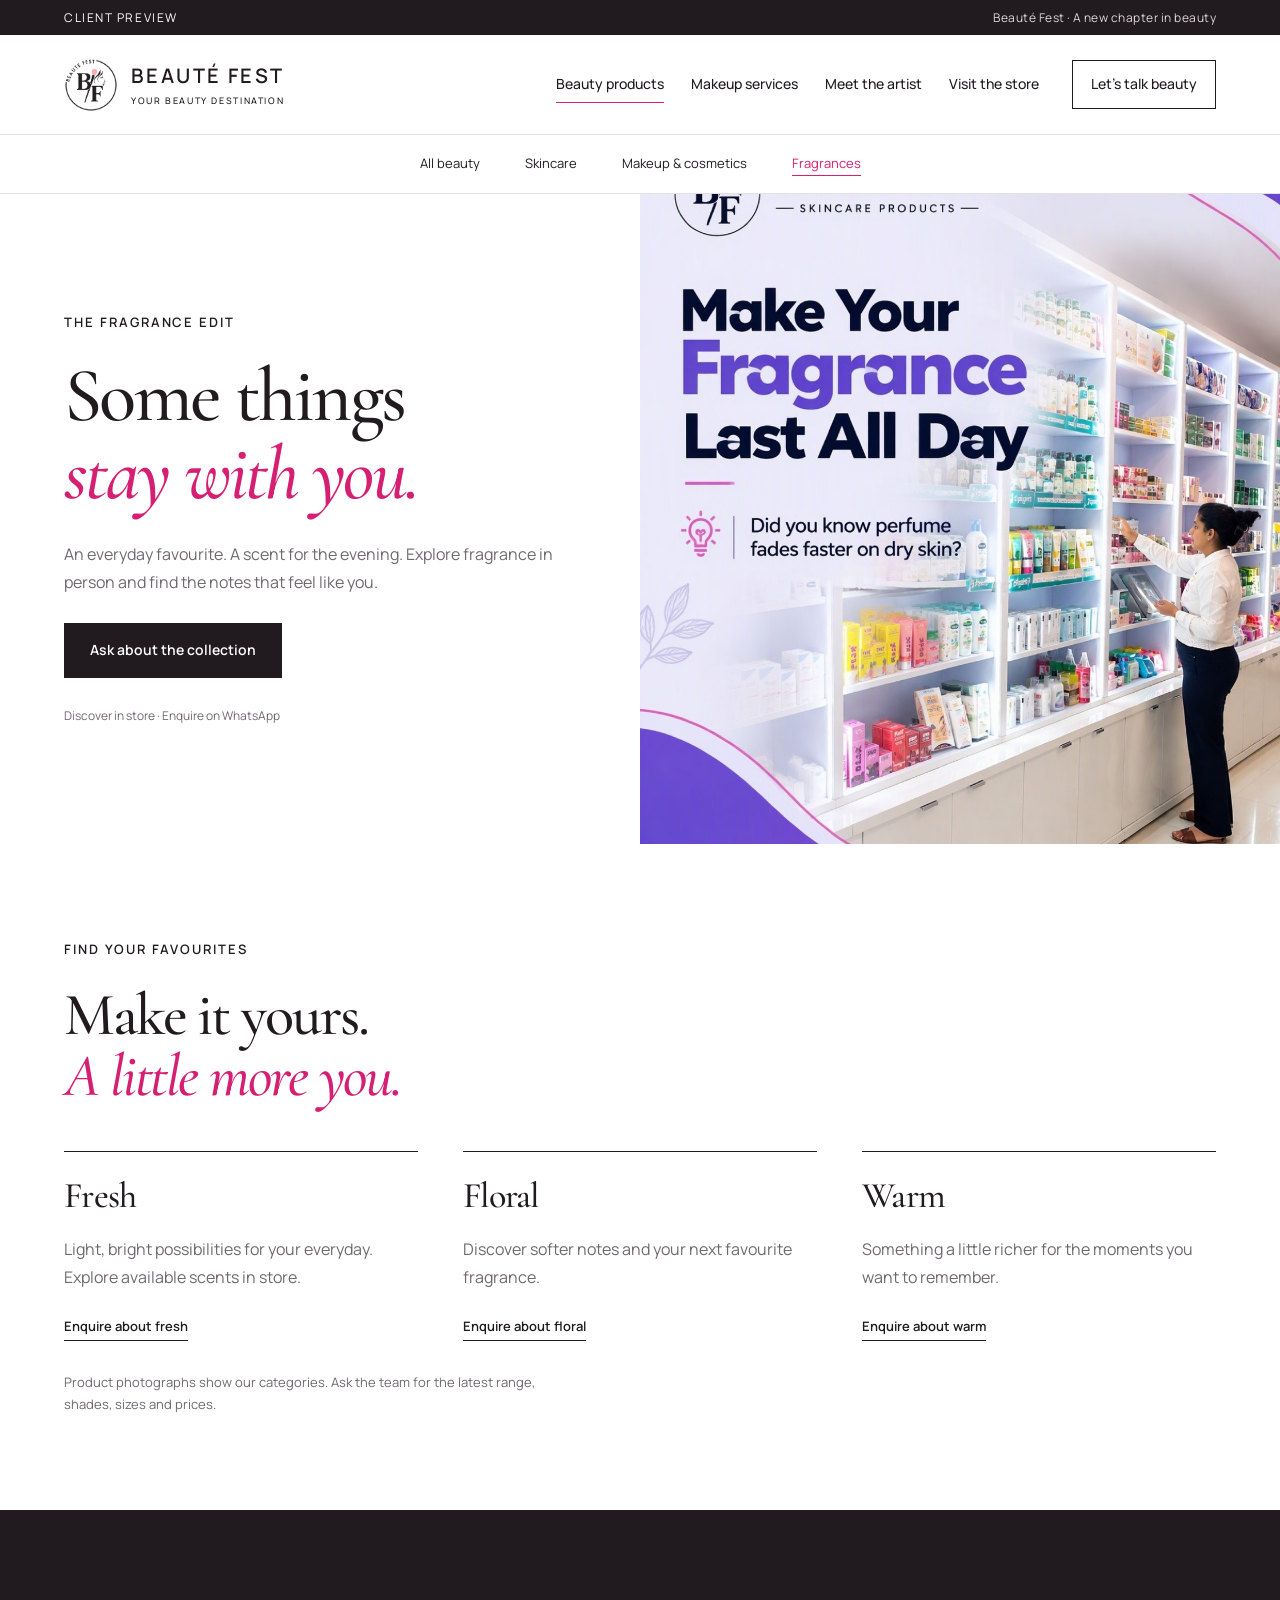
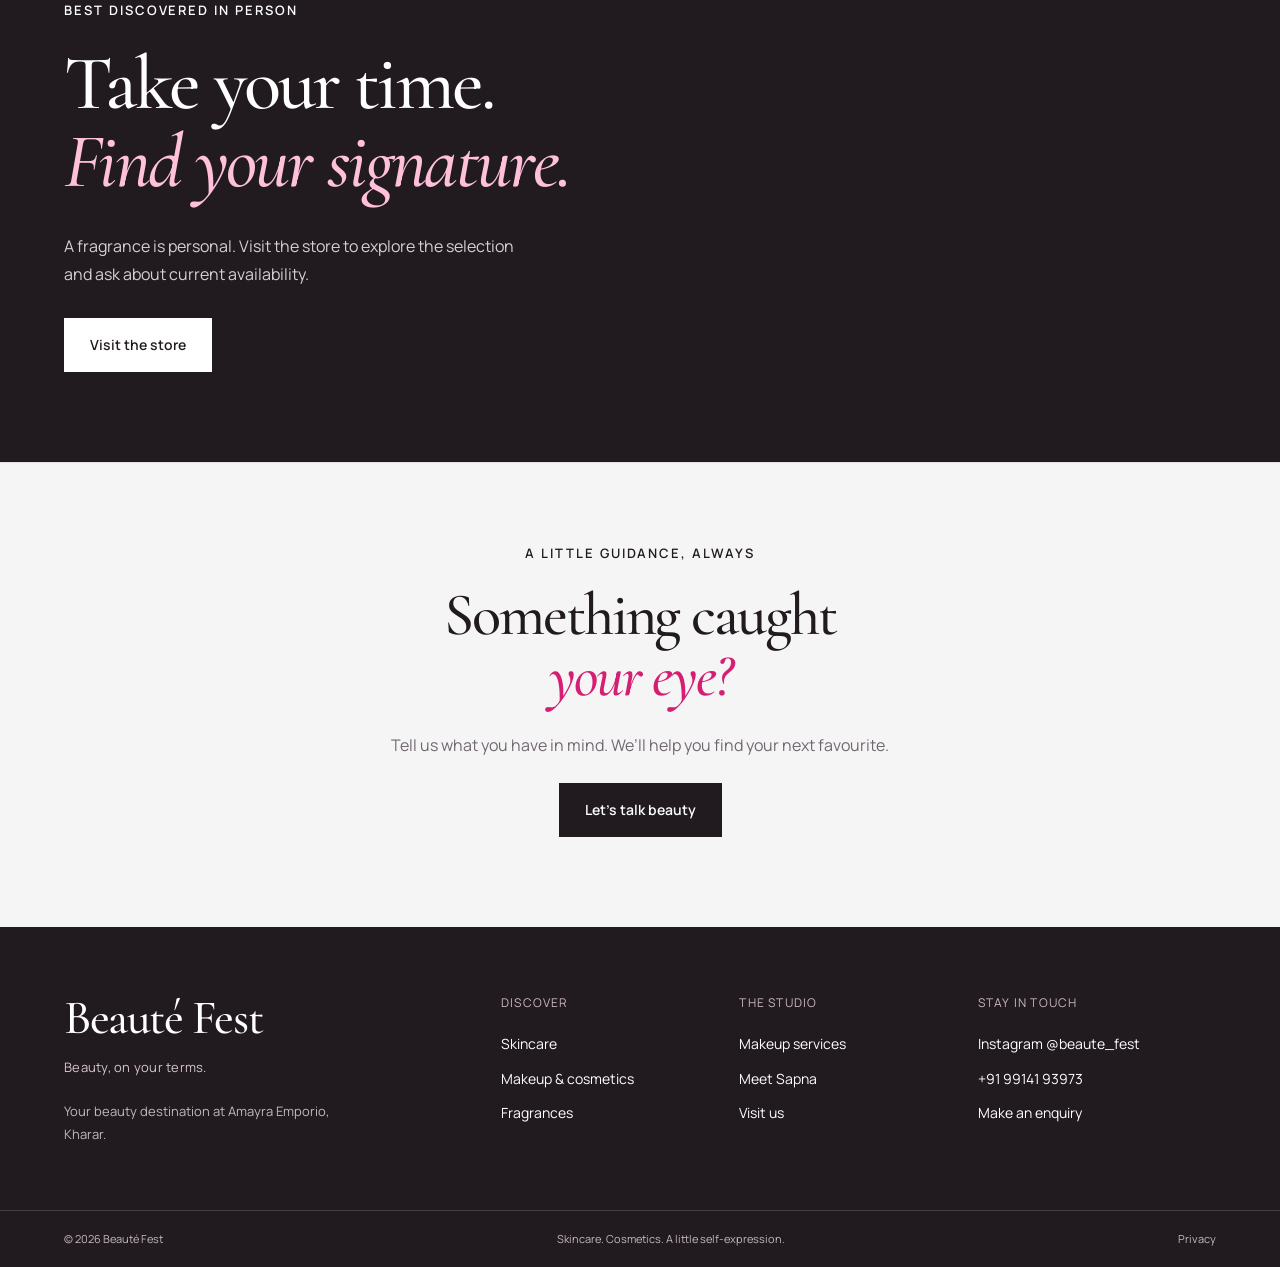
<file: fragrances.html>
<!doctype html><html lang="en-IN"><head><meta charset="utf-8"><meta name="viewport" content="width=device-width,initial-scale=1"><meta name="robots" content="noindex,nofollow,noarchive"><title>The fragrance edit | Beauté Fest</title><meta name="description" content="An everyday favourite. A scent for the evening. Explore fragrance in person and find the notes that feel like you."><meta name="theme-color" content="#ffffff"><link rel="icon" href="assets/logo.png"><link rel="preload" href="assets/display.ttf" as="font" type="font/ttf" crossorigin><link rel="preload" href="assets/sans-regular.ttf" as="font" type="font/ttf" crossorigin><link rel="stylesheet" href="editorial.css?v=20261123r2"><script src="editorial.js?v=20261123r2" defer></script></head><body><a class="skip" href="#main">Skip to content</a><div class="preview-bar">CLIENT PREVIEW <span>Beauté Fest · A new chapter in beauty</span></div><header class="header"><a class="brand" href="index.html" aria-label="Beauté Fest home"><img src="assets/logo.png" alt="" width="54" height="54"><span>BEAUTÉ FEST<small>YOUR BEAUTY DESTINATION</small></span></a><button class="menu-toggle" type="button" aria-expanded="false" aria-controls="navigation">Menu <span aria-hidden="true">☰</span></button><nav id="navigation" aria-label="Main navigation"><a href="products.html" aria-current=page>Beauty products</a><a href="makeup.html" >Makeup services</a><a href="artist.html" >Meet the artist</a><a href="visit.html" >Visit the store</a><a class="nav-contact" href="contact.html">Let’s talk beauty</a></nav></header><main id="main"><nav class="collection-nav" aria-label="Beauty collections"><a href="products.html" >All beauty</a><a href="skincare.html" >Skincare</a><a href="cosmetics.html" >Makeup & cosmetics</a><a href="fragrances.html" aria-current=page>Fragrances</a></nav><section class="category-hero"><div><p class="eyebrow">The fragrance edit</p><h1>Some things<br><em>stay with you.</em></h1><p>An everyday favourite. A scent for the evening. Explore fragrance in person and find the notes that feel like you.</p><a class="button" href="https://wa.me/919914193973?text=Hello%20BeauteFest%21%20I%20would%20like%20to%20enquire%20about%20the%20fragrance%20edit.%20Please%20share%20availability%20and%20prices.%20Thank%20you%21" target="_blank" rel="noopener noreferrer">Ask about the collection</a><span class="caption-line">Discover in store · Enquire on WhatsApp</span></div><div class="category-photo"><img class="" src="assets/fragrance-products.jpg" alt="The fragrance edit at Beauté Fest" loading="eager" decoding="async"></div></section><section class="section"><div class="section-title"><div><p class="eyebrow">Find your favourites</p><h2>Make it yours.<br><em>A little more you.</em></h2></div></div><div class="detail-grid"><article><h3>Fresh</h3><p>Light, bright possibilities for your everyday. Explore available scents in store.</p><a class="text-link" href="https://wa.me/919914193973?text=Hello%20BeauteFest%21%20I%20would%20like%20to%20enquire%20about%20Fresh.%20Please%20share%20availability%20and%20prices.%20Thank%20you%21" target="_blank" rel="noopener noreferrer">Enquire about fresh</a></article><article><h3>Floral</h3><p>Discover softer notes and your next favourite fragrance.</p><a class="text-link" href="https://wa.me/919914193973?text=Hello%20BeauteFest%21%20I%20would%20like%20to%20enquire%20about%20Floral.%20Please%20share%20availability%20and%20prices.%20Thank%20you%21" target="_blank" rel="noopener noreferrer">Enquire about floral</a></article><article><h3>Warm</h3><p>Something a little richer for the moments you want to remember.</p><a class="text-link" href="https://wa.me/919914193973?text=Hello%20BeauteFest%21%20I%20would%20like%20to%20enquire%20about%20Warm.%20Please%20share%20availability%20and%20prices.%20Thank%20you%21" target="_blank" rel="noopener noreferrer">Enquire about warm</a></article></div><p class="collection-note">Product photographs show our categories. Ask the team for the latest range, shades, sizes and prices.</p></section><section class="fragrance-note"><p class="eyebrow">Best discovered in person</p><h2>Take your time.<br><em>Find your signature.</em></h2><p>A fragrance is personal. Visit the store to explore the selection and ask about current availability.</p><a class="button light" href="visit.html">Visit the store</a></section><section class="closing"><p class="eyebrow">A little guidance, always</p><h2>Something caught<br><em>your eye?</em></h2><p>Tell us what you have in mind. We’ll help you find your next favourite.</p><a class="button" href="contact.html">Let’s talk beauty</a></section></main><footer><div class="footer-main"><div><a class="footer-wordmark" href="index.html">Beauté Fest<span>Beauty, on your terms.</span></a><p>Your beauty destination at Amayra Emporio, Kharar.</p></div><div><p class="footer-label">Discover</p><a href="skincare.html">Skincare</a><a href="cosmetics.html">Makeup & cosmetics</a><a href="fragrances.html">Fragrances</a></div><div><p class="footer-label">The studio</p><a href="makeup.html">Makeup services</a><a href="artist.html">Meet Sapna</a><a href="visit.html">Visit us</a></div><div><p class="footer-label">Stay in touch</p><a href="https://www.instagram.com/beaute_fest/" target="_blank" rel="noopener noreferrer">Instagram @beaute_fest</a><a href="tel:+919914193973">+91 99141 93973</a><a href="contact.html">Make an enquiry</a></div></div><div class="footer-bottom"><span>© 2026 Beauté Fest</span><span>Skincare. Cosmetics. A little self-expression.</span><a href="privacy.html">Privacy</a></div></footer></body></html>
</file>
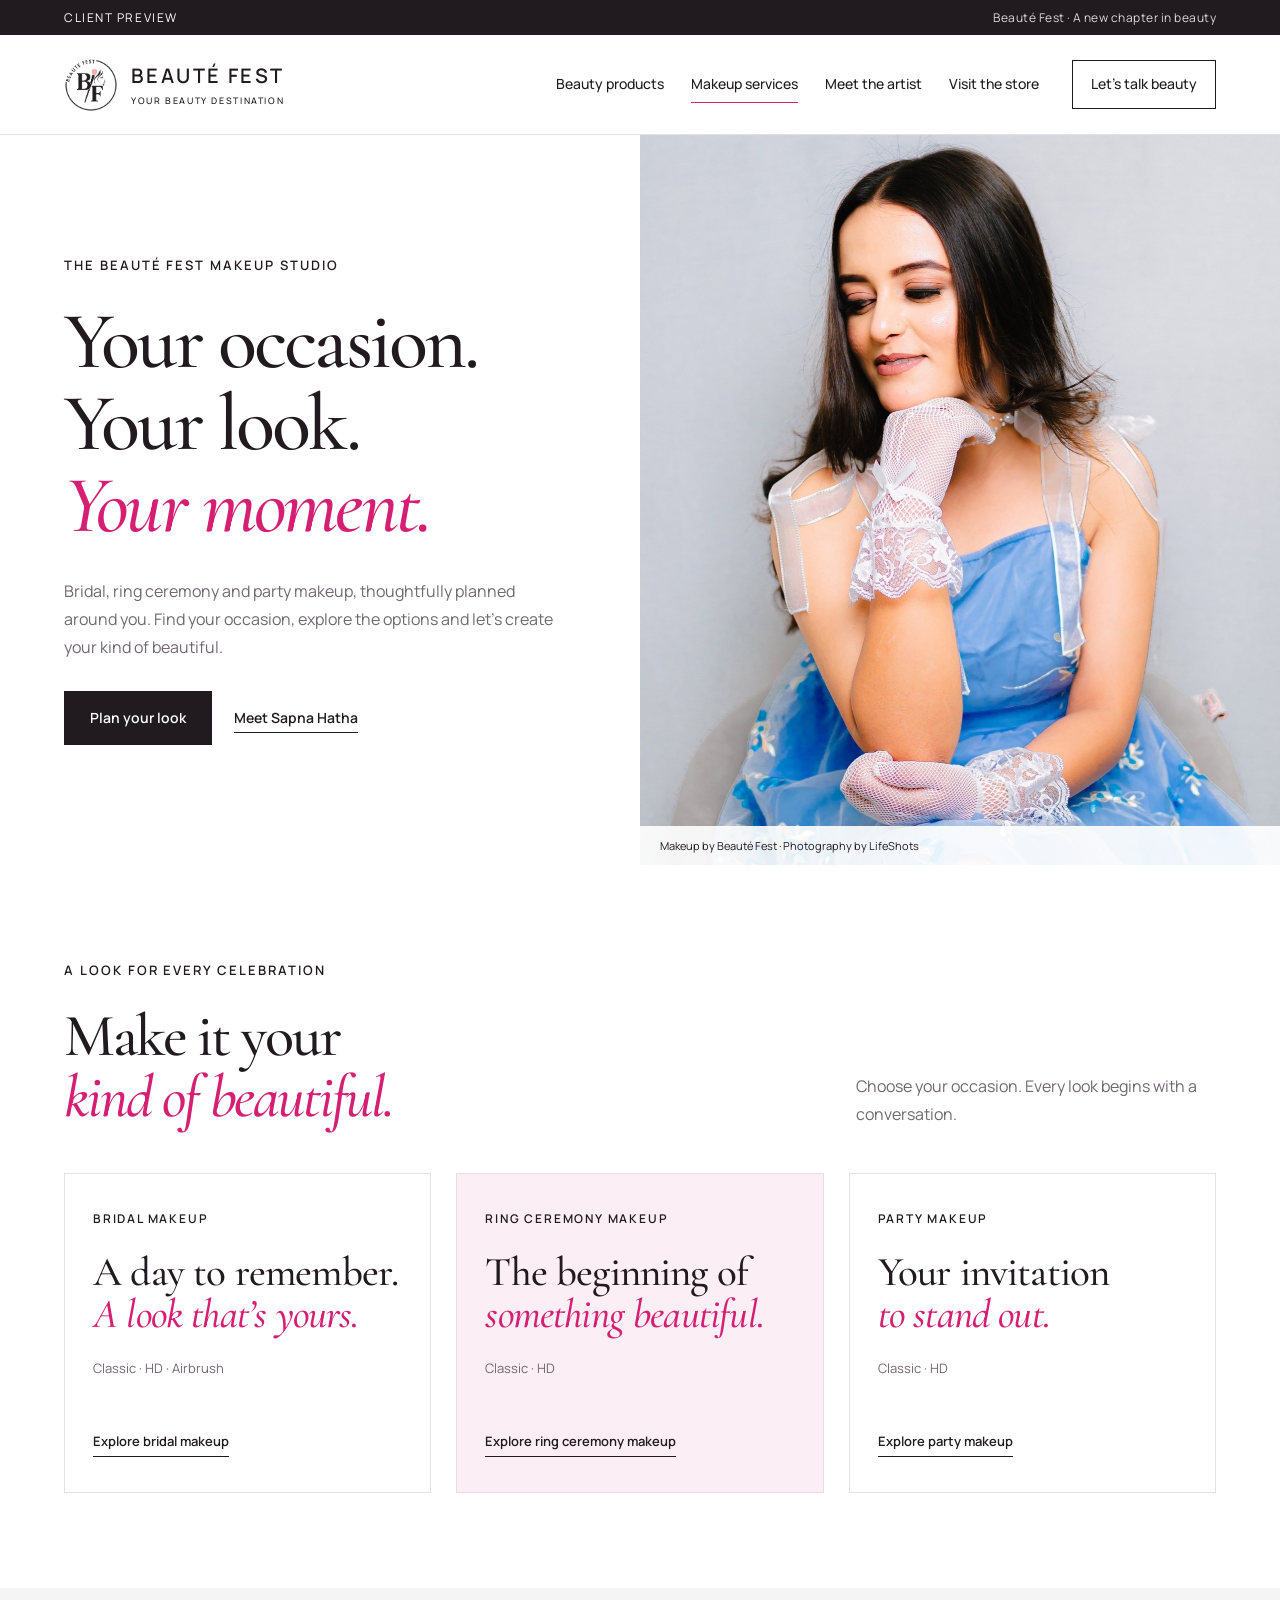
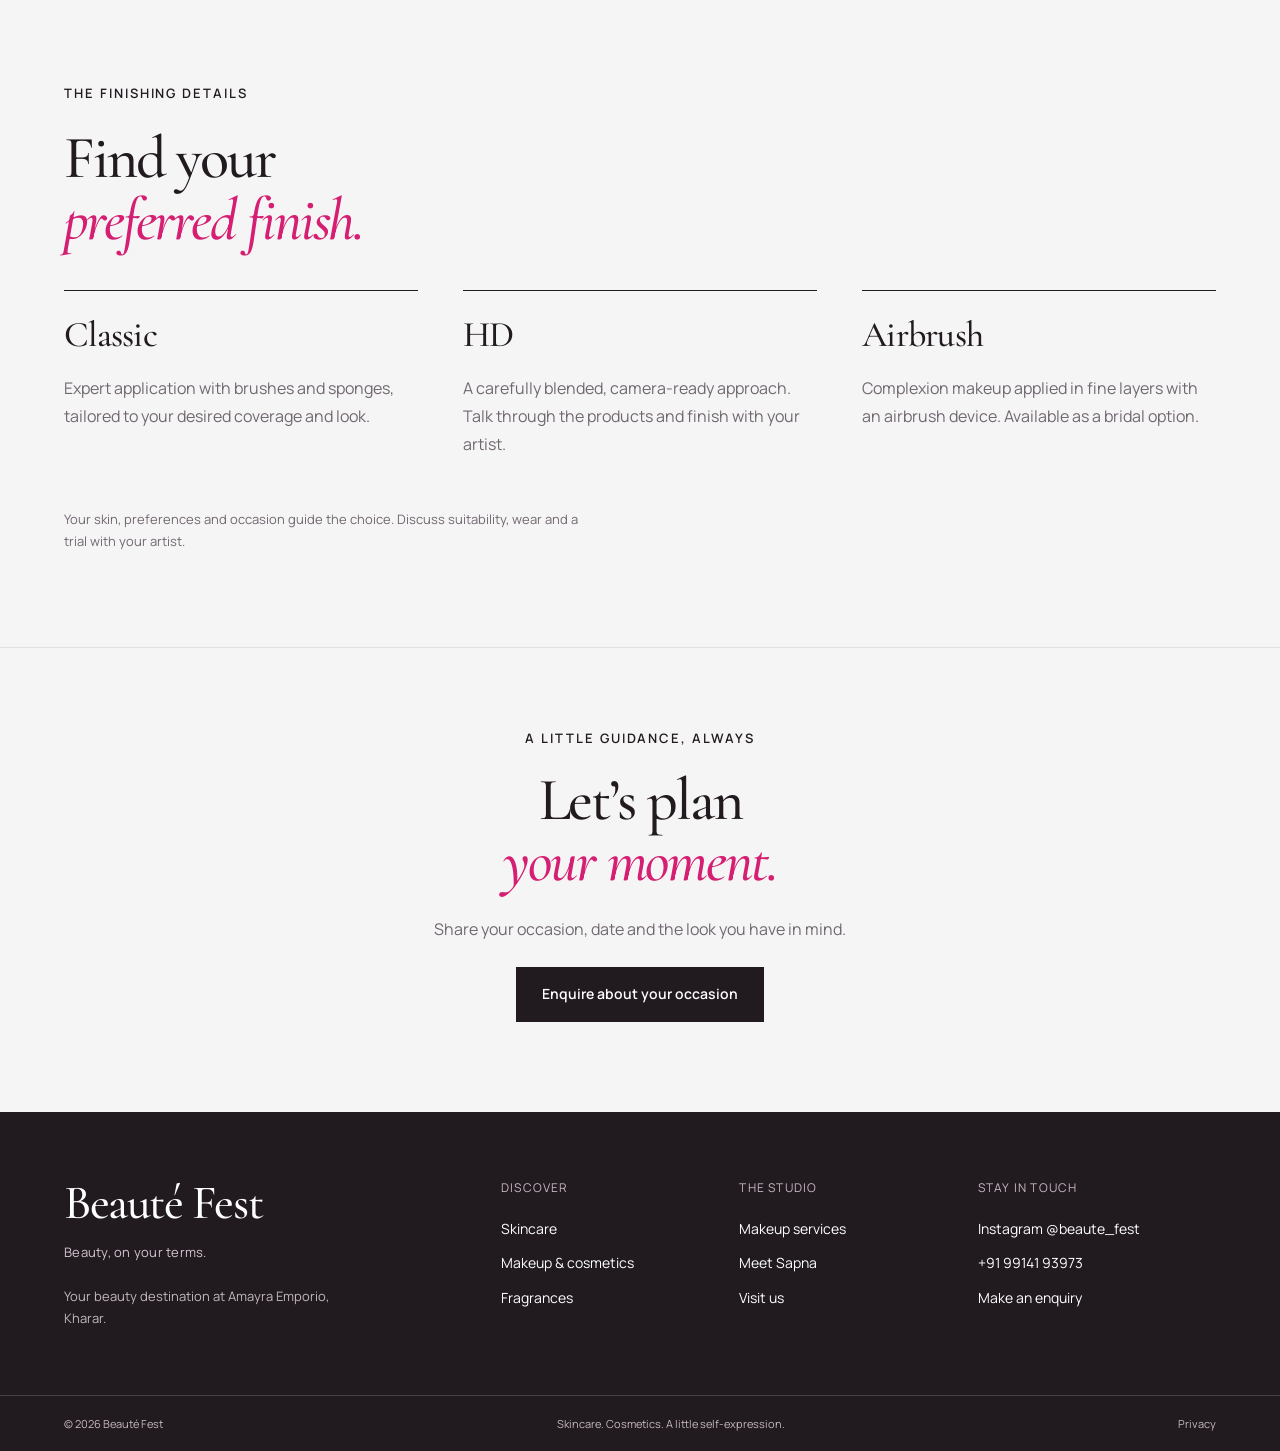
<file: makeup.html>
<!doctype html><html lang="en-IN"><head><meta charset="utf-8"><meta name="viewport" content="width=device-width,initial-scale=1"><meta name="robots" content="noindex,nofollow,noarchive"><title>The makeup studio | Beauté Fest</title><meta name="description" content="Bridal, ring ceremony and party makeup at Beauté Fest, Kharar."><meta name="theme-color" content="#ffffff"><link rel="icon" href="assets/logo.png"><link rel="preload" href="assets/display.ttf" as="font" type="font/ttf" crossorigin><link rel="preload" href="assets/sans-regular.ttf" as="font" type="font/ttf" crossorigin><link rel="stylesheet" href="editorial.css?v=20261123r2"><script src="editorial.js?v=20261123r2" defer></script></head><body><a class="skip" href="#main">Skip to content</a><div class="preview-bar">CLIENT PREVIEW <span>Beauté Fest · A new chapter in beauty</span></div><header class="header"><a class="brand" href="index.html" aria-label="Beauté Fest home"><img src="assets/logo.png" alt="" width="54" height="54"><span>BEAUTÉ FEST<small>YOUR BEAUTY DESTINATION</small></span></a><button class="menu-toggle" type="button" aria-expanded="false" aria-controls="navigation">Menu <span aria-hidden="true">☰</span></button><nav id="navigation" aria-label="Main navigation"><a href="products.html" >Beauty products</a><a href="makeup.html" aria-current=page>Makeup services</a><a href="artist.html" >Meet the artist</a><a href="visit.html" >Visit the store</a><a class="nav-contact" href="contact.html">Let’s talk beauty</a></nav></header><main id="main"><section class="service-hero"><div class="service-hero-copy"><p class="eyebrow">The Beauté Fest makeup studio</p><h1>Your occasion.<br>Your look.<br><em>Your moment.</em></h1><p>Bridal, ring ceremony and party makeup, thoughtfully planned around you. Find your occasion, explore the options and let’s create your kind of beautiful.</p><a class="button" href="contact.html?service=Makeup%20consultation">Plan your look</a><a class="text-link" href="artist.html">Meet Sapna Hatha</a></div><figure><img class="" src="assets/beauty-portrait.jpg" alt="Occasion makeup by Beauté Fest, photographed by LifeShots" loading="eager" decoding="async"><figcaption>Makeup by Beauté Fest · Photography by LifeShots</figcaption></figure></section><section class="section"><div class="section-title"><div><p class="eyebrow">A look for every celebration</p><h2>Make it your<br><em>kind of beautiful.</em></h2></div><p>Choose your occasion. Every look begins with a conversation.</p></div><div class="occasion-grid"><a href="bridal.html" class="occasion-card"><p class="eyebrow">Bridal makeup</p><h3>A day to remember.<br><em>A look that’s yours.</em></h3><p>Classic · HD · Airbrush</p><span class="text-link">Explore bridal makeup</span></a><a href="ring-ceremony.html" class="occasion-card"><p class="eyebrow">Ring ceremony makeup</p><h3>The beginning of<br><em>something beautiful.</em></h3><p>Classic · HD</p><span class="text-link">Explore ring ceremony makeup</span></a><a href="party.html" class="occasion-card"><p class="eyebrow">Party makeup</p><h3>Your invitation<br><em>to stand out.</em></h3><p>Classic · HD</p><span class="text-link">Explore party makeup</span></a></div></section><section class="finish-section section"><p class="eyebrow">The finishing details</p><h2>Find your<br><em>preferred finish.</em></h2><div class="detail-grid"><article><h3>Classic</h3><p>Expert application with brushes and sponges, tailored to your desired coverage and look.</p></article><article><h3>HD</h3><p>A carefully blended, camera-ready approach. Talk through the products and finish with your artist.</p></article><article><h3>Airbrush</h3><p>Complexion makeup applied in fine layers with an airbrush device. Available as a bridal option.</p></article></div><p class="collection-note">Your skin, preferences and occasion guide the choice. Discuss suitability, wear and a trial with your artist.</p></section><section class="closing"><p class="eyebrow">A little guidance, always</p><h2>Let’s plan<br><em>your moment.</em></h2><p>Share your occasion, date and the look you have in mind.</p><a class="button" href="contact.html?service=Makeup%20consultation">Enquire about your occasion</a></section></main><footer><div class="footer-main"><div><a class="footer-wordmark" href="index.html">Beauté Fest<span>Beauty, on your terms.</span></a><p>Your beauty destination at Amayra Emporio, Kharar.</p></div><div><p class="footer-label">Discover</p><a href="skincare.html">Skincare</a><a href="cosmetics.html">Makeup & cosmetics</a><a href="fragrances.html">Fragrances</a></div><div><p class="footer-label">The studio</p><a href="makeup.html">Makeup services</a><a href="artist.html">Meet Sapna</a><a href="visit.html">Visit us</a></div><div><p class="footer-label">Stay in touch</p><a href="https://www.instagram.com/beaute_fest/" target="_blank" rel="noopener noreferrer">Instagram @beaute_fest</a><a href="tel:+919914193973">+91 99141 93973</a><a href="contact.html">Make an enquiry</a></div></div><div class="footer-bottom"><span>© 2026 Beauté Fest</span><span>Skincare. Cosmetics. A little self-expression.</span><a href="privacy.html">Privacy</a></div></footer></body></html>
</file>
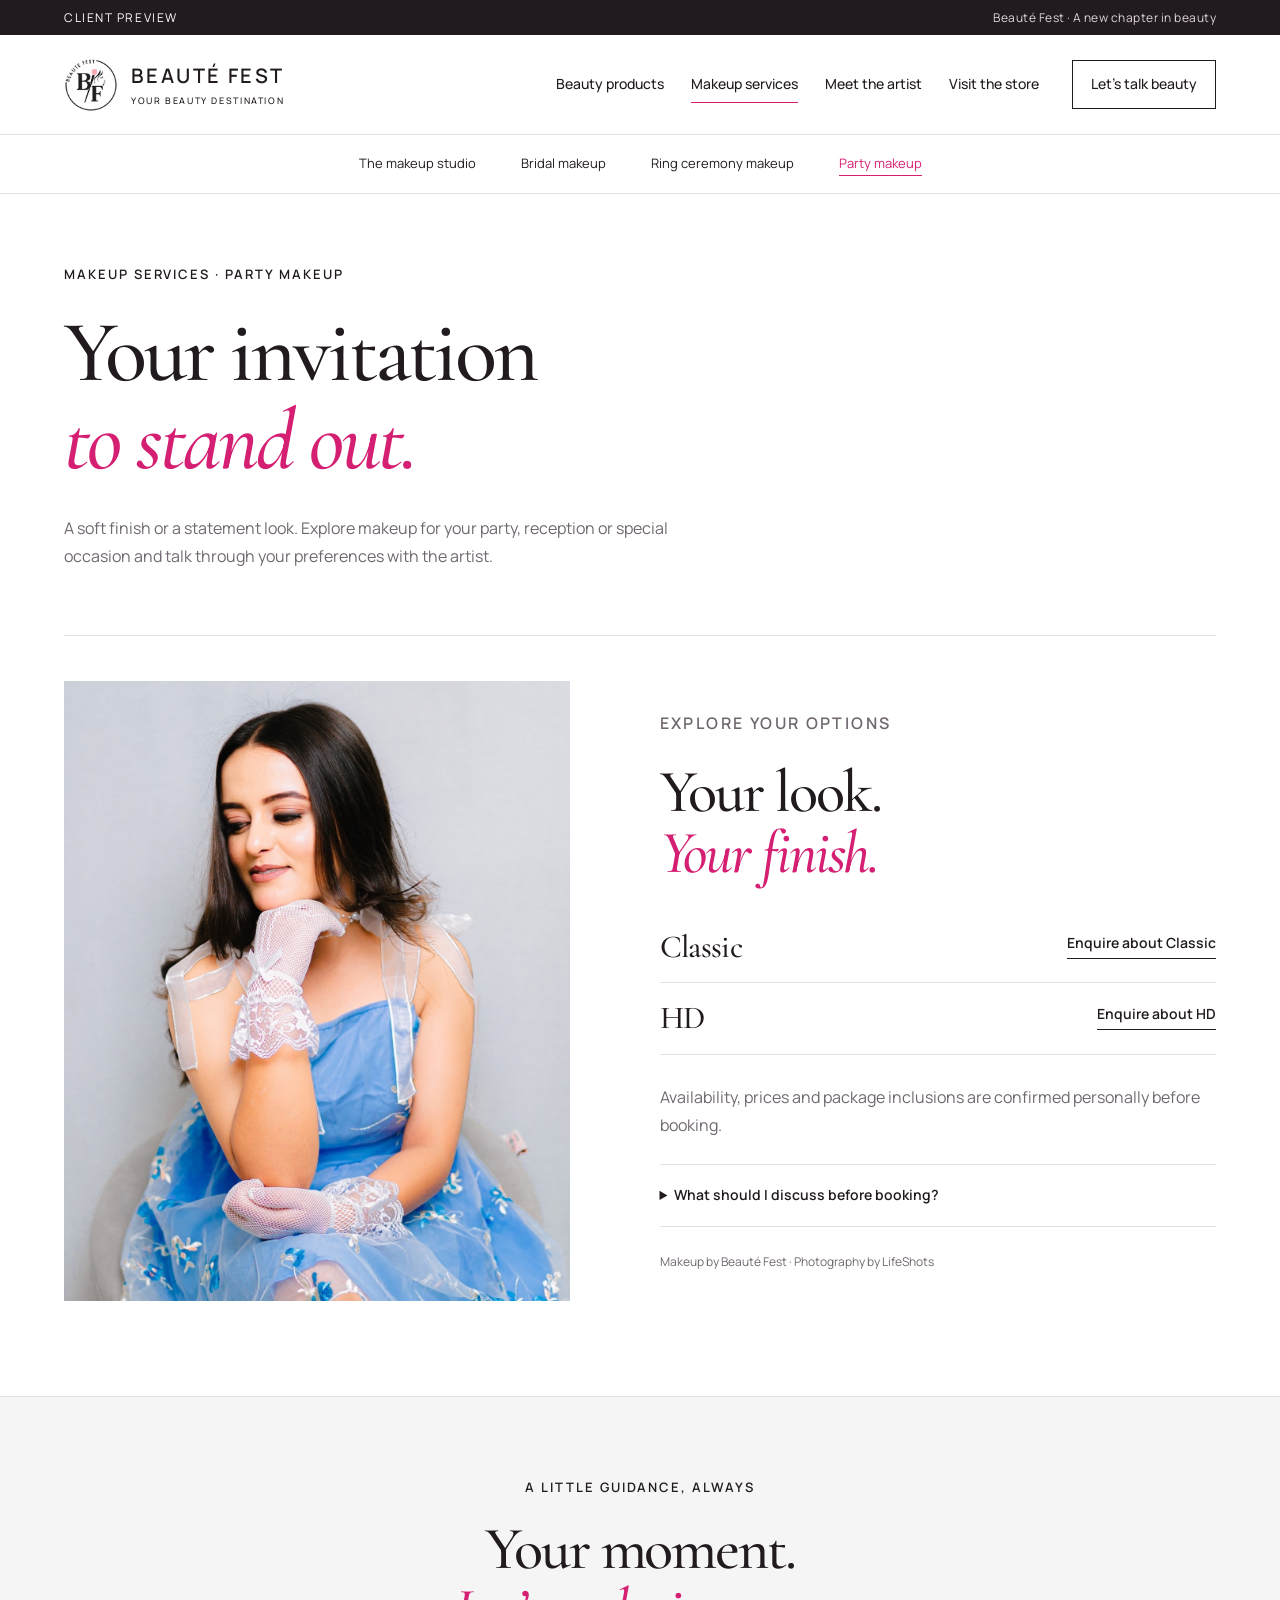
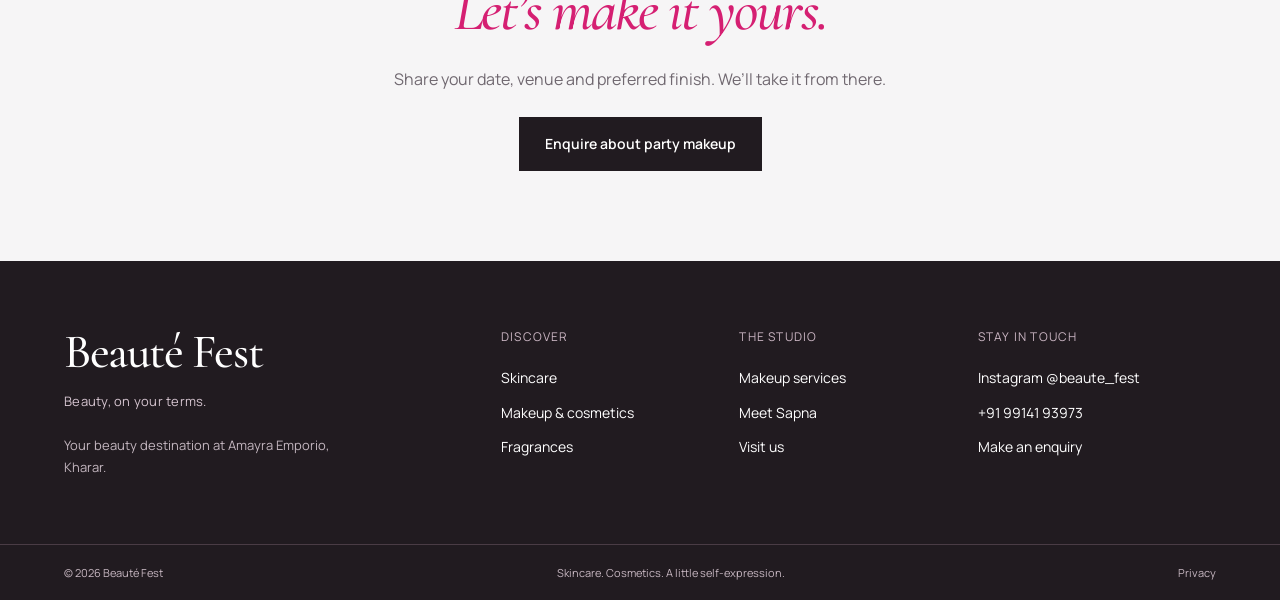
<file: party.html>
<!doctype html><html lang="en-IN"><head><meta charset="utf-8"><meta name="viewport" content="width=device-width,initial-scale=1"><meta name="robots" content="noindex,nofollow,noarchive"><title>Party makeup | Beauté Fest</title><meta name="description" content="A soft finish or a statement look. Explore makeup for your party, reception or special occasion and talk through your preferences with the artist."><meta name="theme-color" content="#ffffff"><link rel="icon" href="assets/logo.png"><link rel="preload" href="assets/display.ttf" as="font" type="font/ttf" crossorigin><link rel="preload" href="assets/sans-regular.ttf" as="font" type="font/ttf" crossorigin><link rel="stylesheet" href="editorial.css?v=20261123r2"><script src="editorial.js?v=20261123r2" defer></script></head><body><a class="skip" href="#main">Skip to content</a><div class="preview-bar">CLIENT PREVIEW <span>Beauté Fest · A new chapter in beauty</span></div><header class="header"><a class="brand" href="index.html" aria-label="Beauté Fest home"><img src="assets/logo.png" alt="" width="54" height="54"><span>BEAUTÉ FEST<small>YOUR BEAUTY DESTINATION</small></span></a><button class="menu-toggle" type="button" aria-expanded="false" aria-controls="navigation">Menu <span aria-hidden="true">☰</span></button><nav id="navigation" aria-label="Main navigation"><a href="products.html" >Beauty products</a><a href="makeup.html" aria-current=page>Makeup services</a><a href="artist.html" >Meet the artist</a><a href="visit.html" >Visit the store</a><a class="nav-contact" href="contact.html">Let’s talk beauty</a></nav></header><main id="main"><nav class="collection-nav" aria-label="Makeup occasions"><a href="makeup.html">The makeup studio</a><a href="bridal.html" >Bridal makeup</a><a href="ring-ceremony.html" >Ring ceremony makeup</a><a href="party.html" aria-current=page>Party makeup</a></nav><section class="page-intro "><p class="eyebrow">Makeup services · Party makeup</p><h1>Your invitation<br><em>to stand out.</em></h1><div class="intro-bottom"><p>A soft finish or a statement look. Explore makeup for your party, reception or special occasion and talk through your preferences with the artist.</p></div></section><section class="section no-top"><div class="service-detail-layout"><div class="service-detail-photo"><img class="" src="assets/beauty-portrait.jpg" alt="Makeup by Beauté Fest, photographed by LifeShots" loading="lazy" decoding="async"></div><div><p class="eyebrow">Explore your options</p><h2>Your look.<br><em>Your finish.</em></h2><div class="package-list"><div><h3>Classic</h3><a class="text-link" href="contact.html?service=Party%20makeup%20%E2%80%94%20Classic">Enquire about Classic</a></div><div><h3>HD</h3><a class="text-link" href="contact.html?service=Party%20makeup%20%E2%80%94%20HD">Enquire about HD</a></div></div><p>Availability, prices and package inclusions are confirmed personally before booking.</p><details><summary>What should I discuss before booking?</summary><p>Ask about hairstyling, draping, lashes, a trial, travel and touch-ups, along with your skin needs and timings. Confirm which services are included in your chosen package.</p></details><p class="photo-credit">Makeup by Beauté Fest · Photography by LifeShots</p></div></div></section><section class="closing"><p class="eyebrow">A little guidance, always</p><h2>Your moment.<br><em>Let’s make it yours.</em></h2><p>Share your date, venue and preferred finish. We’ll take it from there.</p><a class="button" href="contact.html?service=Party%20makeup">Enquire about party makeup</a></section></main><footer><div class="footer-main"><div><a class="footer-wordmark" href="index.html">Beauté Fest<span>Beauty, on your terms.</span></a><p>Your beauty destination at Amayra Emporio, Kharar.</p></div><div><p class="footer-label">Discover</p><a href="skincare.html">Skincare</a><a href="cosmetics.html">Makeup & cosmetics</a><a href="fragrances.html">Fragrances</a></div><div><p class="footer-label">The studio</p><a href="makeup.html">Makeup services</a><a href="artist.html">Meet Sapna</a><a href="visit.html">Visit us</a></div><div><p class="footer-label">Stay in touch</p><a href="https://www.instagram.com/beaute_fest/" target="_blank" rel="noopener noreferrer">Instagram @beaute_fest</a><a href="tel:+919914193973">+91 99141 93973</a><a href="contact.html">Make an enquiry</a></div></div><div class="footer-bottom"><span>© 2026 Beauté Fest</span><span>Skincare. Cosmetics. A little self-expression.</span><a href="privacy.html">Privacy</a></div></footer></body></html>
</file>
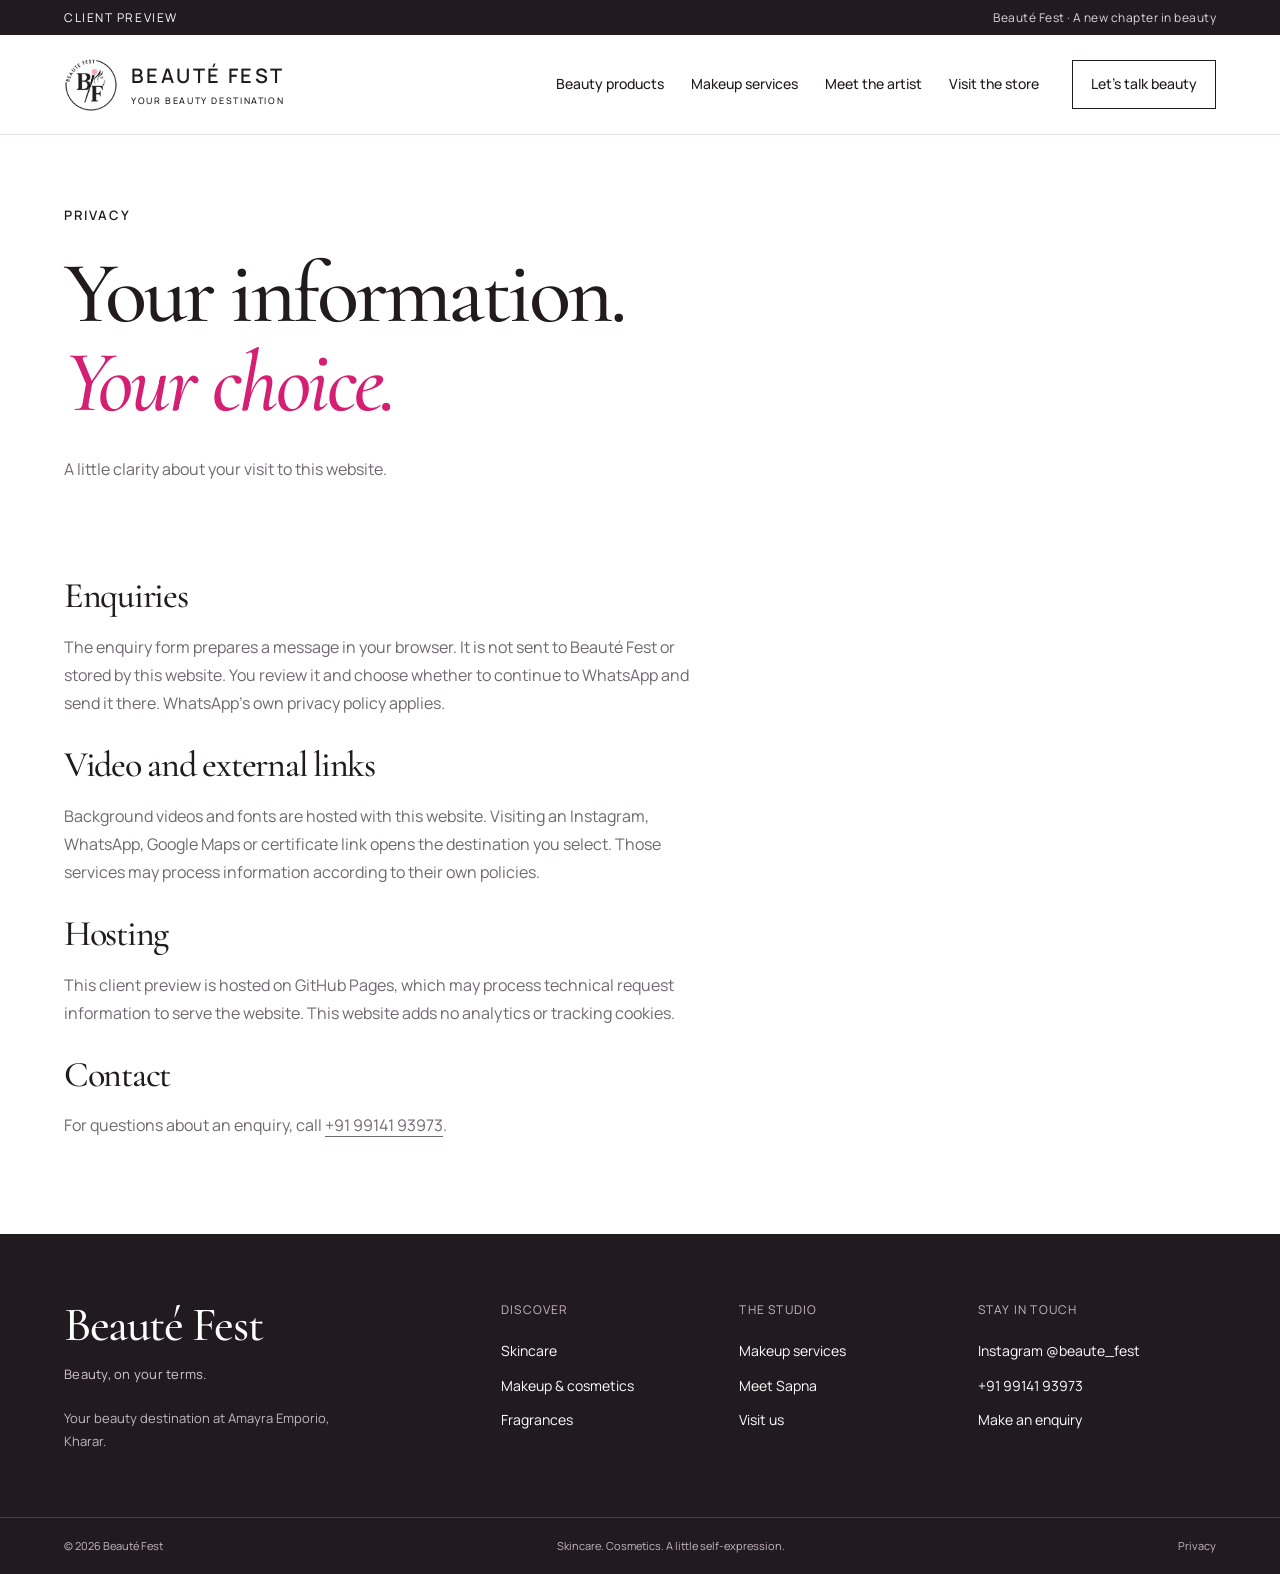
<file: privacy.html>
<!doctype html><html lang="en-IN"><head><meta charset="utf-8"><meta name="viewport" content="width=device-width,initial-scale=1"><meta name="robots" content="noindex,nofollow,noarchive"><title>Privacy | Beauté Fest</title><meta name="description" content="Privacy information for the Beauté Fest website."><meta name="theme-color" content="#ffffff"><link rel="icon" href="assets/logo.png"><link rel="preload" href="assets/display.ttf" as="font" type="font/ttf" crossorigin><link rel="preload" href="assets/sans-regular.ttf" as="font" type="font/ttf" crossorigin><link rel="stylesheet" href="editorial.css?v=20261123r2"><script src="editorial.js?v=20261123r2" defer></script></head><body><a class="skip" href="#main">Skip to content</a><div class="preview-bar">CLIENT PREVIEW <span>Beauté Fest · A new chapter in beauty</span></div><header class="header"><a class="brand" href="index.html" aria-label="Beauté Fest home"><img src="assets/logo.png" alt="" width="54" height="54"><span>BEAUTÉ FEST<small>YOUR BEAUTY DESTINATION</small></span></a><button class="menu-toggle" type="button" aria-expanded="false" aria-controls="navigation">Menu <span aria-hidden="true">☰</span></button><nav id="navigation" aria-label="Main navigation"><a href="products.html" >Beauty products</a><a href="makeup.html" >Makeup services</a><a href="artist.html" >Meet the artist</a><a href="visit.html" >Visit the store</a><a class="nav-contact" href="contact.html">Let’s talk beauty</a></nav></header><main id="main"><section class="page-intro "><p class="eyebrow">Privacy</p><h1>Your information.<br><em>Your choice.</em></h1><div class="intro-bottom"><p>A little clarity about your visit to this website.</p></div></section><section class="section no-top prose"><h2>Enquiries</h2><p>The enquiry form prepares a message in your browser. It is not sent to Beauté Fest or stored by this website. You review it and choose whether to continue to WhatsApp and send it there. WhatsApp’s own privacy policy applies.</p><h2>Video and external links</h2><p>Background videos and fonts are hosted with this website. Visiting an Instagram, WhatsApp, Google Maps or certificate link opens the destination you select. Those services may process information according to their own policies.</p><h2>Hosting</h2><p>This client preview is hosted on GitHub Pages, which may process technical request information to serve the website. This website adds no analytics or tracking cookies.</p><h2>Contact</h2><p>For questions about an enquiry, call <a href="tel:+919914193973">+91 99141 93973</a>.</p></section></main><footer><div class="footer-main"><div><a class="footer-wordmark" href="index.html">Beauté Fest<span>Beauty, on your terms.</span></a><p>Your beauty destination at Amayra Emporio, Kharar.</p></div><div><p class="footer-label">Discover</p><a href="skincare.html">Skincare</a><a href="cosmetics.html">Makeup & cosmetics</a><a href="fragrances.html">Fragrances</a></div><div><p class="footer-label">The studio</p><a href="makeup.html">Makeup services</a><a href="artist.html">Meet Sapna</a><a href="visit.html">Visit us</a></div><div><p class="footer-label">Stay in touch</p><a href="https://www.instagram.com/beaute_fest/" target="_blank" rel="noopener noreferrer">Instagram @beaute_fest</a><a href="tel:+919914193973">+91 99141 93973</a><a href="contact.html">Make an enquiry</a></div></div><div class="footer-bottom"><span>© 2026 Beauté Fest</span><span>Skincare. Cosmetics. A little self-expression.</span><a href="privacy.html">Privacy</a></div></footer></body></html>
</file>
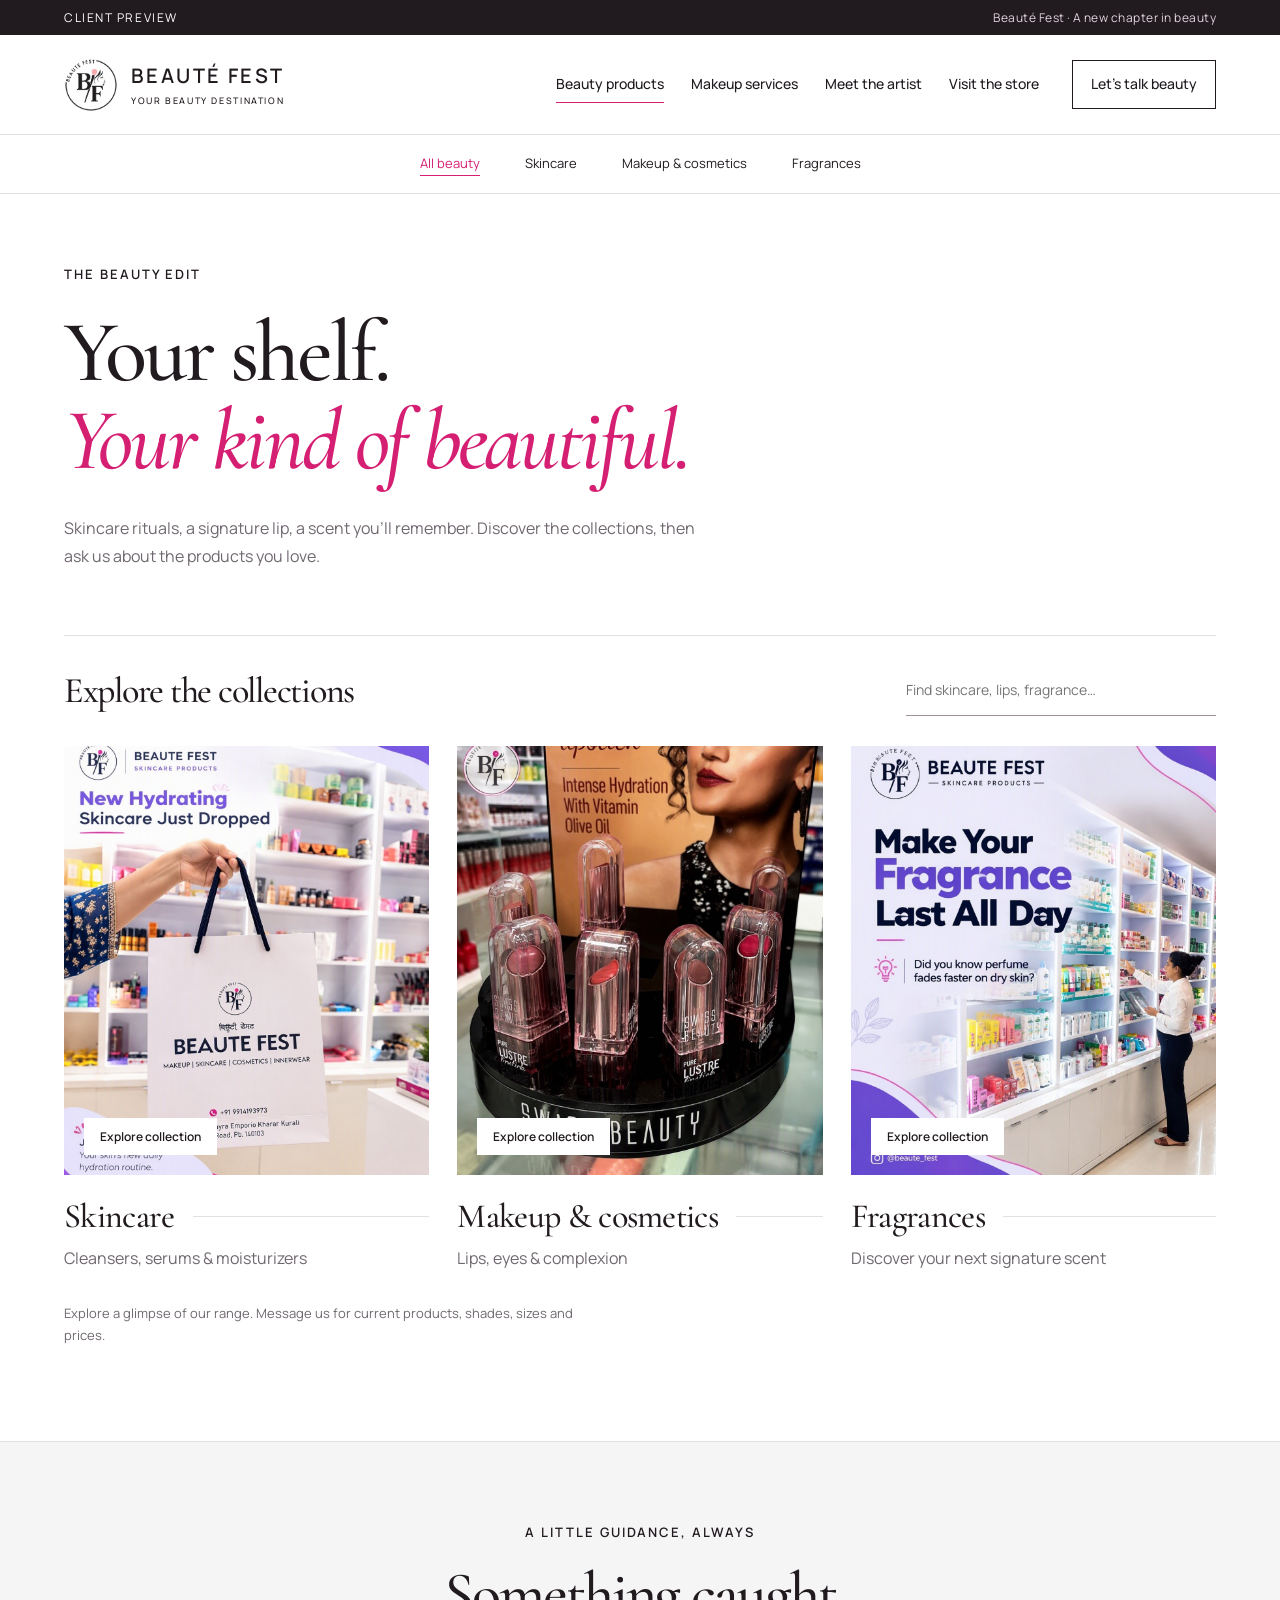
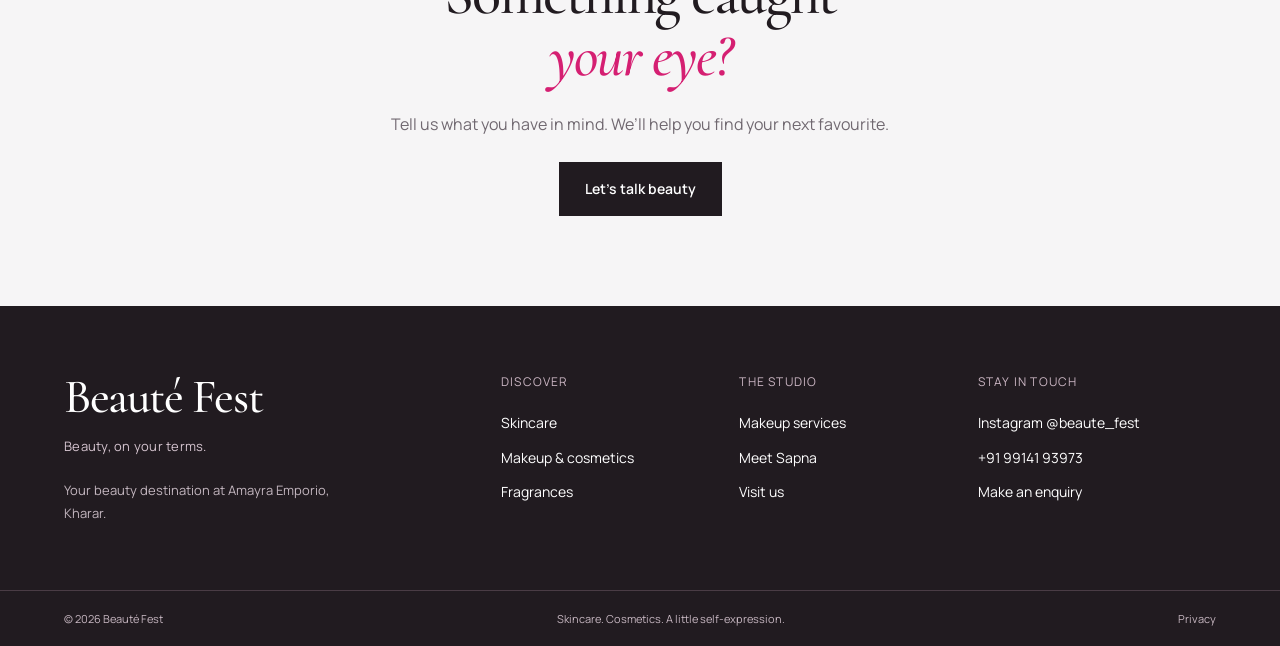
<file: products.html>
<!doctype html><html lang="en-IN"><head><meta charset="utf-8"><meta name="viewport" content="width=device-width,initial-scale=1"><meta name="robots" content="noindex,nofollow,noarchive"><title>Beauty products | Beauté Fest</title><meta name="description" content="Explore the Beauté Fest skincare, makeup, cosmetics and fragrance collections."><meta name="theme-color" content="#ffffff"><link rel="icon" href="assets/logo.png"><link rel="preload" href="assets/display.ttf" as="font" type="font/ttf" crossorigin><link rel="preload" href="assets/sans-regular.ttf" as="font" type="font/ttf" crossorigin><link rel="stylesheet" href="editorial.css?v=20261123r2"><script src="editorial.js?v=20261123r2" defer></script></head><body><a class="skip" href="#main">Skip to content</a><div class="preview-bar">CLIENT PREVIEW <span>Beauté Fest · A new chapter in beauty</span></div><header class="header"><a class="brand" href="index.html" aria-label="Beauté Fest home"><img src="assets/logo.png" alt="" width="54" height="54"><span>BEAUTÉ FEST<small>YOUR BEAUTY DESTINATION</small></span></a><button class="menu-toggle" type="button" aria-expanded="false" aria-controls="navigation">Menu <span aria-hidden="true">☰</span></button><nav id="navigation" aria-label="Main navigation"><a href="products.html" aria-current=page>Beauty products</a><a href="makeup.html" >Makeup services</a><a href="artist.html" >Meet the artist</a><a href="visit.html" >Visit the store</a><a class="nav-contact" href="contact.html">Let’s talk beauty</a></nav></header><main id="main"><nav class="collection-nav" aria-label="Beauty collections"><a href="products.html" aria-current=page>All beauty</a><a href="skincare.html" >Skincare</a><a href="cosmetics.html" >Makeup & cosmetics</a><a href="fragrances.html" >Fragrances</a></nav><section class="page-intro "><p class="eyebrow">The beauty edit</p><h1>Your shelf.<br><em>Your kind of beautiful.</em></h1><div class="intro-bottom"><p>Skincare rituals, a signature lip, a scent you’ll remember. Discover the collections, then ask us about the products you love.</p></div></section><section class="section collection-section no-top"><div class="collection-tools"><h2 class="small-display">Explore the collections</h2><label class="search"><span class="sr-only">Find a beauty collection</span><input type="search" id="collection-search" placeholder="Find skincare, lips, fragrance…"></label></div><div class="collection-grid"><a class="collection-card" href="skincare.html" data-search="skincare cleansers, serums & moisturizers"><div class="collection-image"><img class="" src="assets/skincare-products.jpg" alt="Skincare at Beauté Fest" loading="lazy" decoding="async"><span>Explore collection</span></div><div class="card-heading"><h3>Skincare</h3><span class="card-line"></span></div><p>Cleansers, serums & moisturizers</p></a><a class="collection-card" href="cosmetics.html" data-search="makeup & cosmetics lips, eyes & complexion"><div class="collection-image"><img class="" src="assets/makeup-products.jpg" alt="Makeup &amp; cosmetics at Beauté Fest" loading="lazy" decoding="async"><span>Explore collection</span></div><div class="card-heading"><h3>Makeup & cosmetics</h3><span class="card-line"></span></div><p>Lips, eyes & complexion</p></a><a class="collection-card" href="fragrances.html" data-search="fragrances discover your next signature scent"><div class="collection-image"><img class="" src="assets/fragrance-products.jpg" alt="Fragrances at Beauté Fest" loading="lazy" decoding="async"><span>Explore collection</span></div><div class="card-heading"><h3>Fragrances</h3><span class="card-line"></span></div><p>Discover your next signature scent</p></a></div><p id="collection-empty" hidden>No collection found. Try “skincare”, “lips” or “fragrance”, or <a href="contact.html">ask our team</a>.</p><p class="collection-note">Explore a glimpse of our range. Message us for current products, shades, sizes and prices.</p></section><section class="closing"><p class="eyebrow">A little guidance, always</p><h2>Something caught<br><em>your eye?</em></h2><p>Tell us what you have in mind. We’ll help you find your next favourite.</p><a class="button" href="contact.html">Let’s talk beauty</a></section></main><footer><div class="footer-main"><div><a class="footer-wordmark" href="index.html">Beauté Fest<span>Beauty, on your terms.</span></a><p>Your beauty destination at Amayra Emporio, Kharar.</p></div><div><p class="footer-label">Discover</p><a href="skincare.html">Skincare</a><a href="cosmetics.html">Makeup & cosmetics</a><a href="fragrances.html">Fragrances</a></div><div><p class="footer-label">The studio</p><a href="makeup.html">Makeup services</a><a href="artist.html">Meet Sapna</a><a href="visit.html">Visit us</a></div><div><p class="footer-label">Stay in touch</p><a href="https://www.instagram.com/beaute_fest/" target="_blank" rel="noopener noreferrer">Instagram @beaute_fest</a><a href="tel:+919914193973">+91 99141 93973</a><a href="contact.html">Make an enquiry</a></div></div><div class="footer-bottom"><span>© 2026 Beauté Fest</span><span>Skincare. Cosmetics. A little self-expression.</span><a href="privacy.html">Privacy</a></div></footer></body></html>
</file>
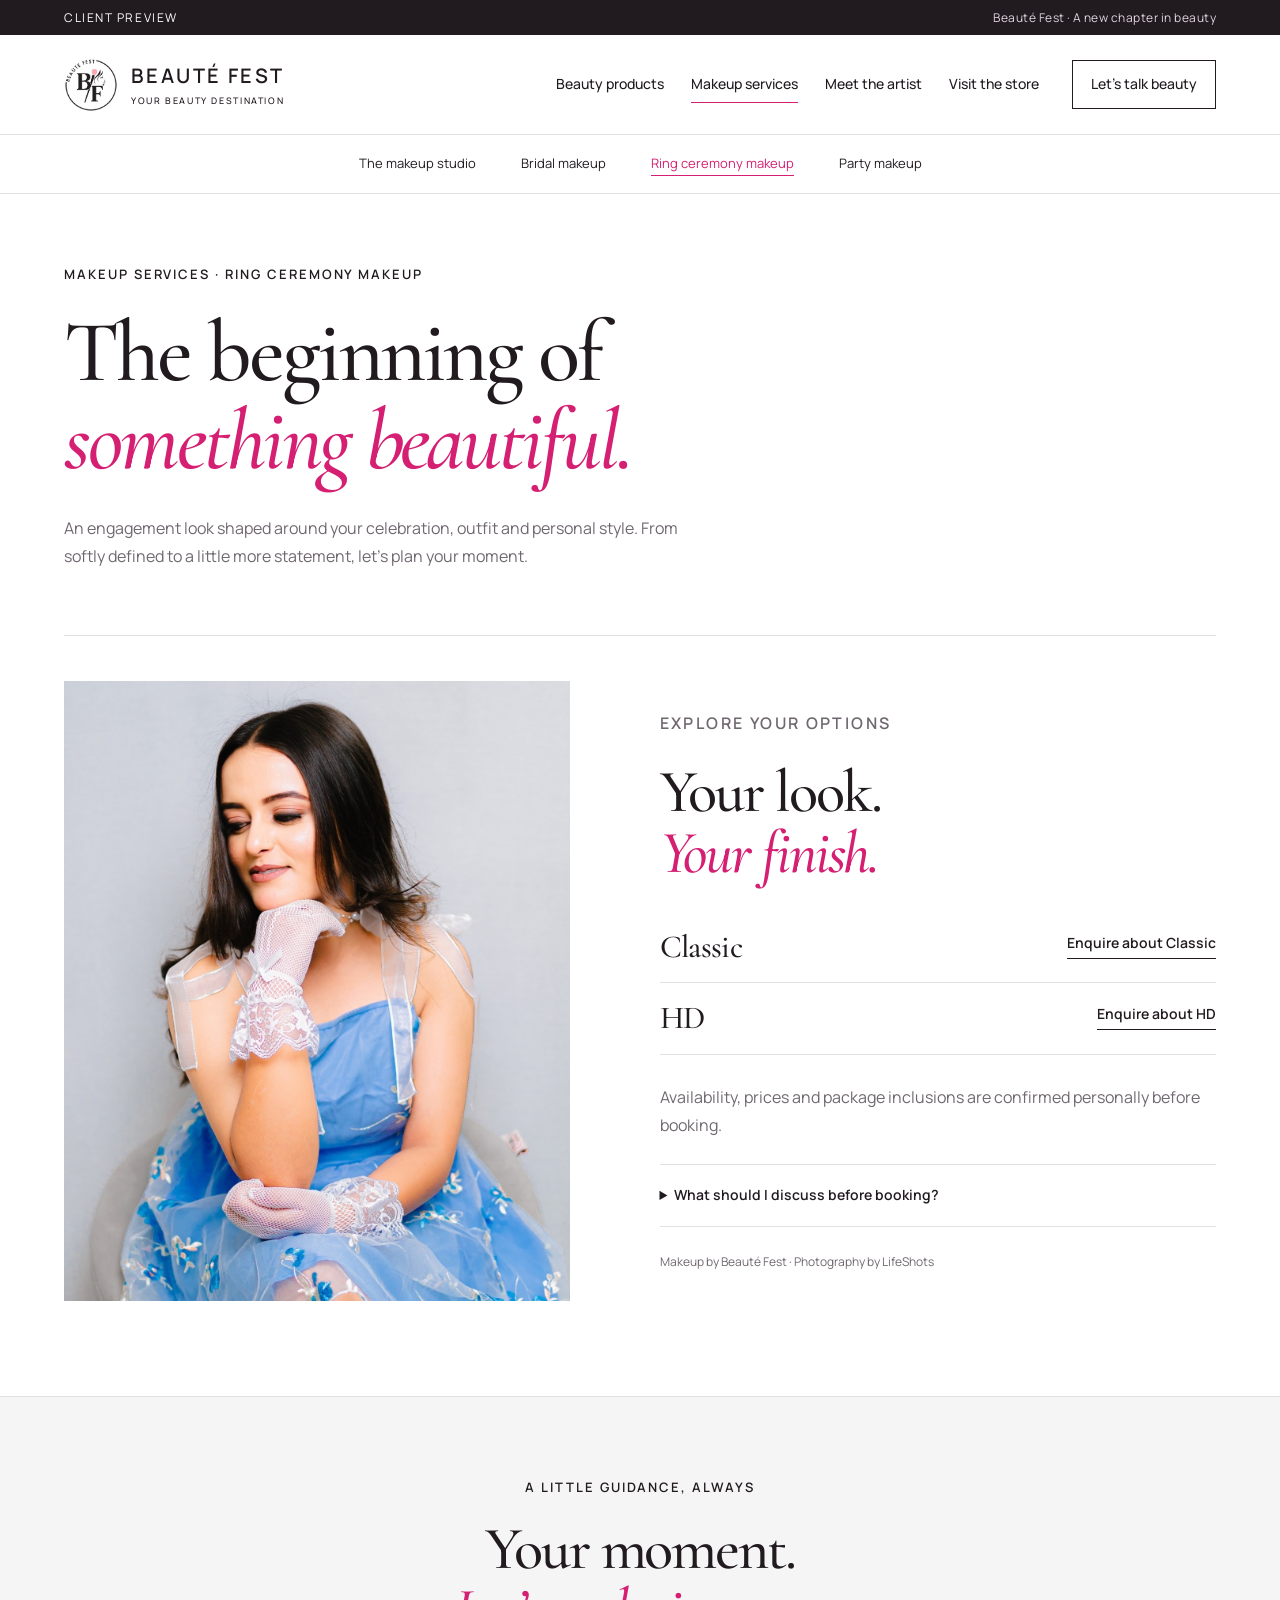
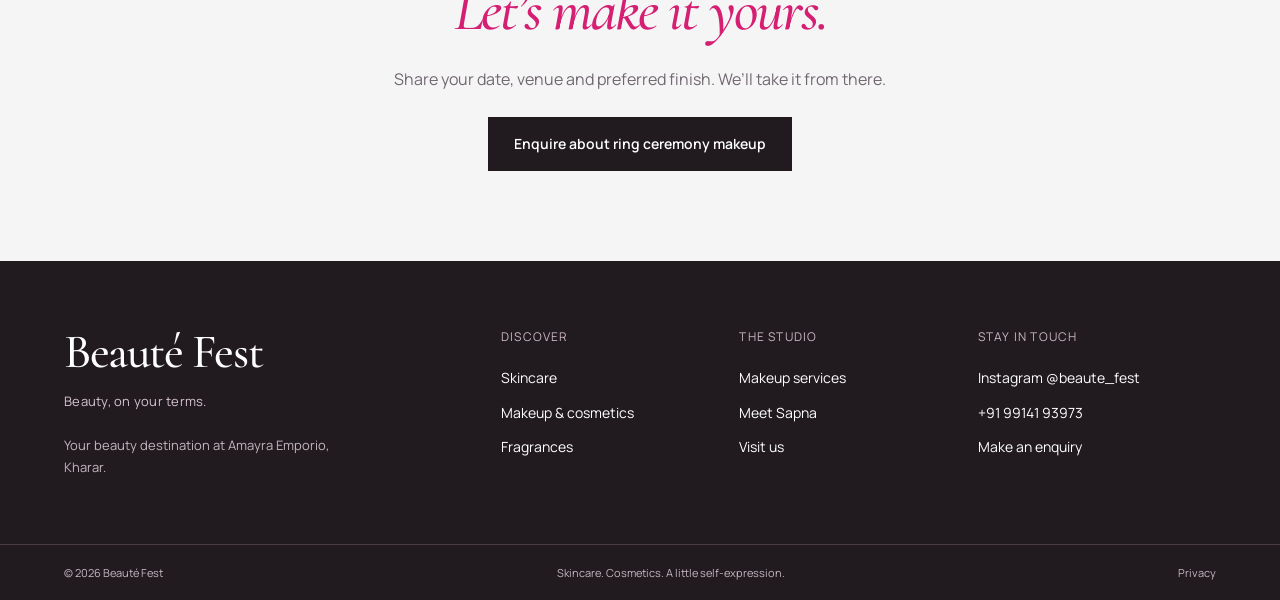
<file: ring-ceremony.html>
<!doctype html><html lang="en-IN"><head><meta charset="utf-8"><meta name="viewport" content="width=device-width,initial-scale=1"><meta name="robots" content="noindex,nofollow,noarchive"><title>Ring ceremony makeup | Beauté Fest</title><meta name="description" content="An engagement look shaped around your celebration, outfit and personal style. From softly defined to a little more statement, let’s plan your moment."><meta name="theme-color" content="#ffffff"><link rel="icon" href="assets/logo.png"><link rel="preload" href="assets/display.ttf" as="font" type="font/ttf" crossorigin><link rel="preload" href="assets/sans-regular.ttf" as="font" type="font/ttf" crossorigin><link rel="stylesheet" href="editorial.css?v=20261123r2"><script src="editorial.js?v=20261123r2" defer></script></head><body><a class="skip" href="#main">Skip to content</a><div class="preview-bar">CLIENT PREVIEW <span>Beauté Fest · A new chapter in beauty</span></div><header class="header"><a class="brand" href="index.html" aria-label="Beauté Fest home"><img src="assets/logo.png" alt="" width="54" height="54"><span>BEAUTÉ FEST<small>YOUR BEAUTY DESTINATION</small></span></a><button class="menu-toggle" type="button" aria-expanded="false" aria-controls="navigation">Menu <span aria-hidden="true">☰</span></button><nav id="navigation" aria-label="Main navigation"><a href="products.html" >Beauty products</a><a href="makeup.html" aria-current=page>Makeup services</a><a href="artist.html" >Meet the artist</a><a href="visit.html" >Visit the store</a><a class="nav-contact" href="contact.html">Let’s talk beauty</a></nav></header><main id="main"><nav class="collection-nav" aria-label="Makeup occasions"><a href="makeup.html">The makeup studio</a><a href="bridal.html" >Bridal makeup</a><a href="ring-ceremony.html" aria-current=page>Ring ceremony makeup</a><a href="party.html" >Party makeup</a></nav><section class="page-intro "><p class="eyebrow">Makeup services · Ring ceremony makeup</p><h1>The beginning of<br><em>something beautiful.</em></h1><div class="intro-bottom"><p>An engagement look shaped around your celebration, outfit and personal style. From softly defined to a little more statement, let’s plan your moment.</p></div></section><section class="section no-top"><div class="service-detail-layout"><div class="service-detail-photo"><img class="" src="assets/beauty-portrait.jpg" alt="Makeup by Beauté Fest, photographed by LifeShots" loading="lazy" decoding="async"></div><div><p class="eyebrow">Explore your options</p><h2>Your look.<br><em>Your finish.</em></h2><div class="package-list"><div><h3>Classic</h3><a class="text-link" href="contact.html?service=Ring%20ceremony%20makeup%20%E2%80%94%20Classic">Enquire about Classic</a></div><div><h3>HD</h3><a class="text-link" href="contact.html?service=Ring%20ceremony%20makeup%20%E2%80%94%20HD">Enquire about HD</a></div></div><p>Availability, prices and package inclusions are confirmed personally before booking.</p><details><summary>What should I discuss before booking?</summary><p>Ask about hairstyling, draping, lashes, a trial, travel and touch-ups, along with your skin needs and timings. Confirm which services are included in your chosen package.</p></details><p class="photo-credit">Makeup by Beauté Fest · Photography by LifeShots</p></div></div></section><section class="closing"><p class="eyebrow">A little guidance, always</p><h2>Your moment.<br><em>Let’s make it yours.</em></h2><p>Share your date, venue and preferred finish. We’ll take it from there.</p><a class="button" href="contact.html?service=Ring%20ceremony%20makeup">Enquire about ring ceremony makeup</a></section></main><footer><div class="footer-main"><div><a class="footer-wordmark" href="index.html">Beauté Fest<span>Beauty, on your terms.</span></a><p>Your beauty destination at Amayra Emporio, Kharar.</p></div><div><p class="footer-label">Discover</p><a href="skincare.html">Skincare</a><a href="cosmetics.html">Makeup & cosmetics</a><a href="fragrances.html">Fragrances</a></div><div><p class="footer-label">The studio</p><a href="makeup.html">Makeup services</a><a href="artist.html">Meet Sapna</a><a href="visit.html">Visit us</a></div><div><p class="footer-label">Stay in touch</p><a href="https://www.instagram.com/beaute_fest/" target="_blank" rel="noopener noreferrer">Instagram @beaute_fest</a><a href="tel:+919914193973">+91 99141 93973</a><a href="contact.html">Make an enquiry</a></div></div><div class="footer-bottom"><span>© 2026 Beauté Fest</span><span>Skincare. Cosmetics. A little self-expression.</span><a href="privacy.html">Privacy</a></div></footer></body></html>
</file>
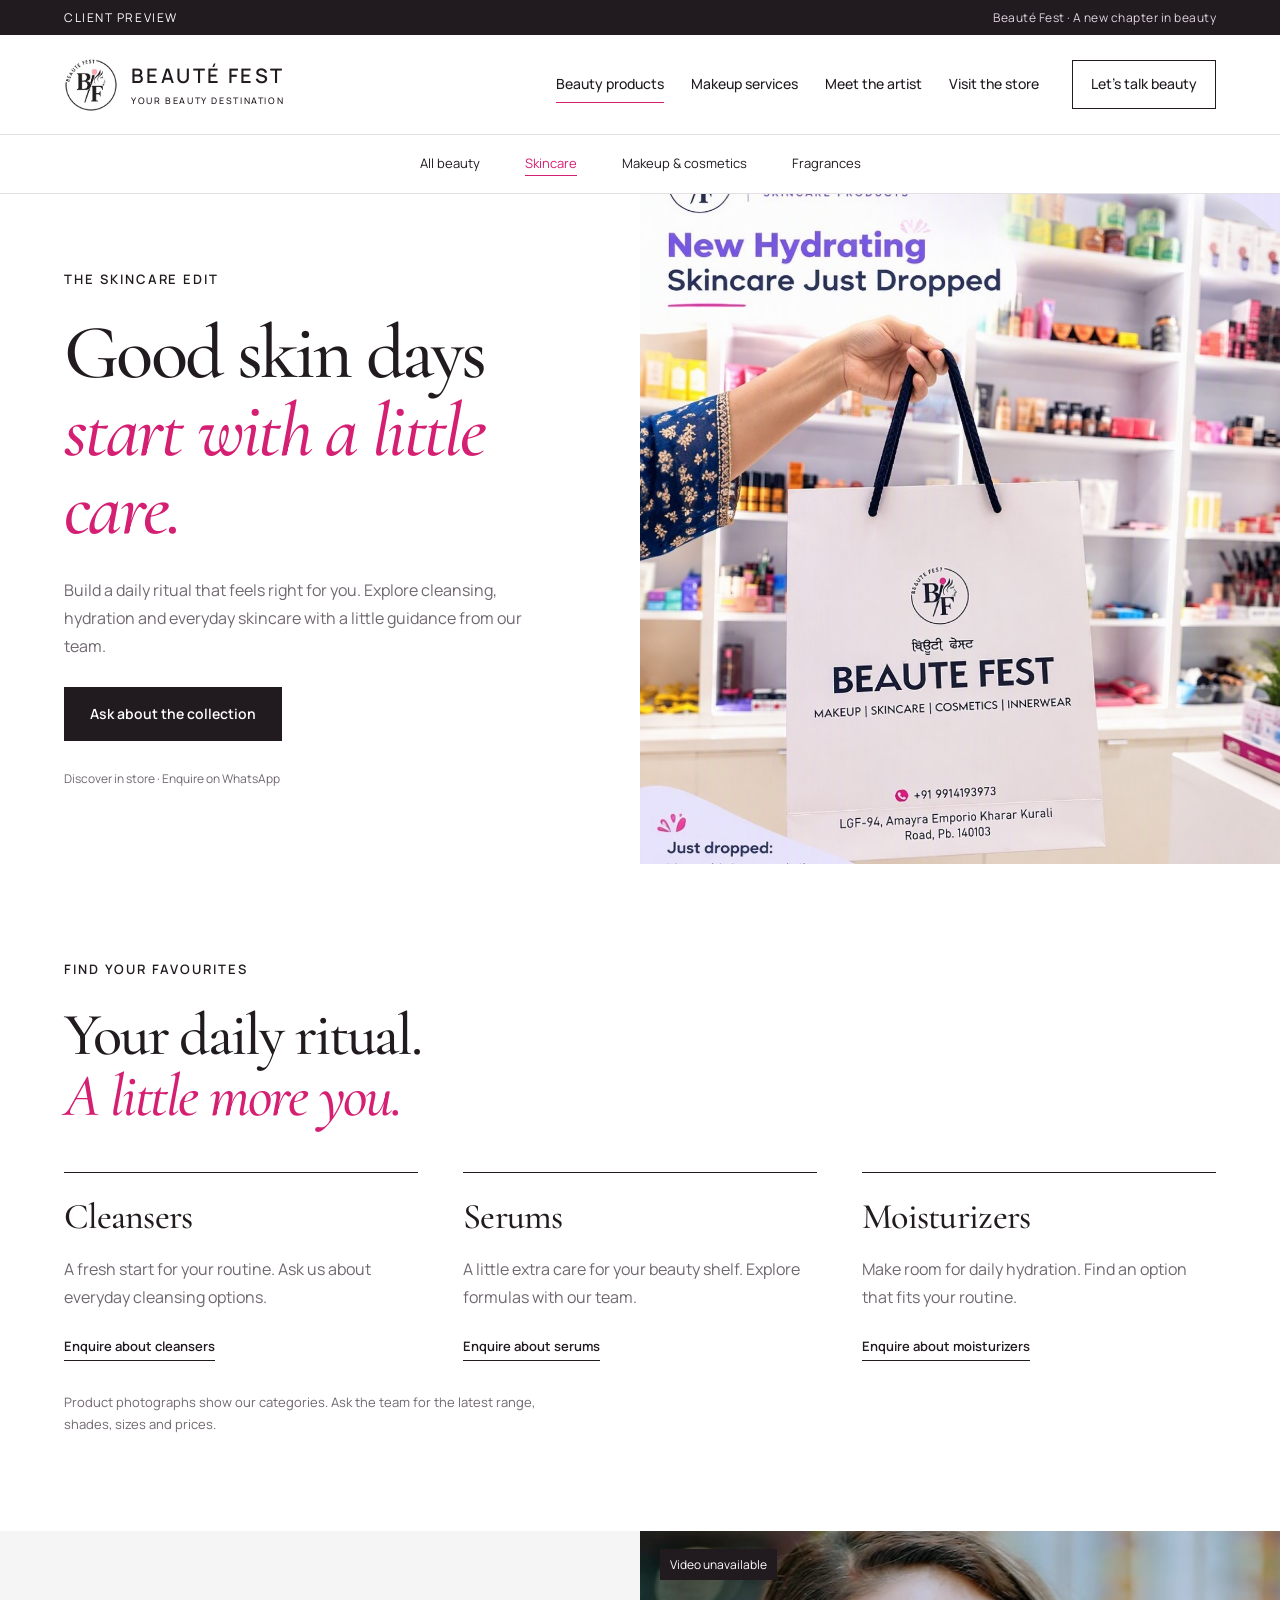
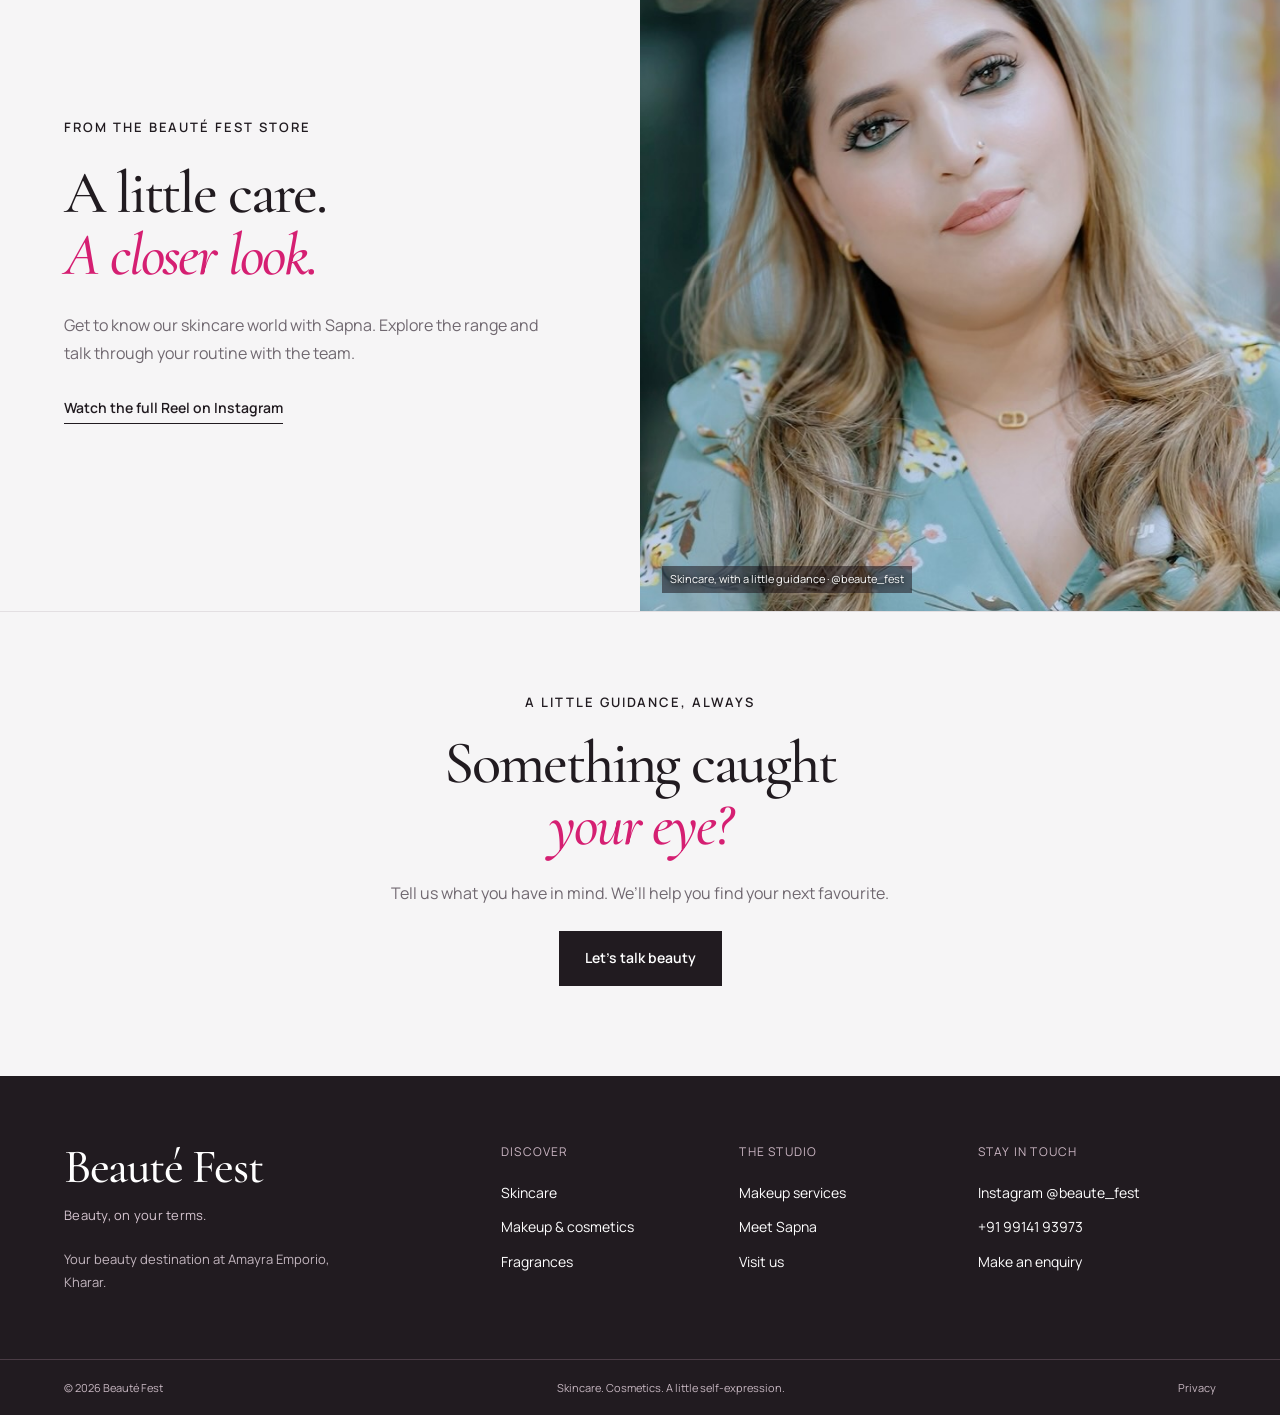
<file: skincare.html>
<!doctype html><html lang="en-IN"><head><meta charset="utf-8"><meta name="viewport" content="width=device-width,initial-scale=1"><meta name="robots" content="noindex,nofollow,noarchive"><title>The skincare edit | Beauté Fest</title><meta name="description" content="Build a daily ritual that feels right for you. Explore cleansing, hydration and everyday skincare with a little guidance from our team."><meta name="theme-color" content="#ffffff"><link rel="icon" href="assets/logo.png"><link rel="preload" href="assets/display.ttf" as="font" type="font/ttf" crossorigin><link rel="preload" href="assets/sans-regular.ttf" as="font" type="font/ttf" crossorigin><link rel="stylesheet" href="editorial.css?v=20261123r2"><script src="editorial.js?v=20261123r2" defer></script></head><body><a class="skip" href="#main">Skip to content</a><div class="preview-bar">CLIENT PREVIEW <span>Beauté Fest · A new chapter in beauty</span></div><header class="header"><a class="brand" href="index.html" aria-label="Beauté Fest home"><img src="assets/logo.png" alt="" width="54" height="54"><span>BEAUTÉ FEST<small>YOUR BEAUTY DESTINATION</small></span></a><button class="menu-toggle" type="button" aria-expanded="false" aria-controls="navigation">Menu <span aria-hidden="true">☰</span></button><nav id="navigation" aria-label="Main navigation"><a href="products.html" aria-current=page>Beauty products</a><a href="makeup.html" >Makeup services</a><a href="artist.html" >Meet the artist</a><a href="visit.html" >Visit the store</a><a class="nav-contact" href="contact.html">Let’s talk beauty</a></nav></header><main id="main"><nav class="collection-nav" aria-label="Beauty collections"><a href="products.html" >All beauty</a><a href="skincare.html" aria-current=page>Skincare</a><a href="cosmetics.html" >Makeup & cosmetics</a><a href="fragrances.html" >Fragrances</a></nav><section class="category-hero"><div><p class="eyebrow">The skincare edit</p><h1>Good skin days<br><em>start with a little care.</em></h1><p>Build a daily ritual that feels right for you. Explore cleansing, hydration and everyday skincare with a little guidance from our team.</p><a class="button" href="https://wa.me/919914193973?text=Hello%20BeauteFest%21%20I%20would%20like%20to%20enquire%20about%20the%20skincare%20edit.%20Please%20share%20availability%20and%20prices.%20Thank%20you%21" target="_blank" rel="noopener noreferrer">Ask about the collection</a><span class="caption-line">Discover in store · Enquire on WhatsApp</span></div><div class="category-photo"><img class="" src="assets/skincare-products.jpg" alt="The skincare edit at Beauté Fest" loading="eager" decoding="async"></div></section><section class="section"><div class="section-title"><div><p class="eyebrow">Find your favourites</p><h2>Your daily ritual.<br><em>A little more you.</em></h2></div></div><div class="detail-grid"><article><h3>Cleansers</h3><p>A fresh start for your routine. Ask us about everyday cleansing options.</p><a class="text-link" href="https://wa.me/919914193973?text=Hello%20BeauteFest%21%20I%20would%20like%20to%20enquire%20about%20Cleansers.%20Please%20share%20availability%20and%20prices.%20Thank%20you%21" target="_blank" rel="noopener noreferrer">Enquire about cleansers</a></article><article><h3>Serums</h3><p>A little extra care for your beauty shelf. Explore formulas with our team.</p><a class="text-link" href="https://wa.me/919914193973?text=Hello%20BeauteFest%21%20I%20would%20like%20to%20enquire%20about%20Serums.%20Please%20share%20availability%20and%20prices.%20Thank%20you%21" target="_blank" rel="noopener noreferrer">Enquire about serums</a></article><article><h3>Moisturizers</h3><p>Make room for daily hydration. Find an option that fits your routine.</p><a class="text-link" href="https://wa.me/919914193973?text=Hello%20BeauteFest%21%20I%20would%20like%20to%20enquire%20about%20Moisturizers.%20Please%20share%20availability%20and%20prices.%20Thank%20you%21" target="_blank" rel="noopener noreferrer">Enquire about moisturizers</a></article></div><p class="collection-note">Product photographs show our categories. Ask the team for the latest range, shades, sizes and prices.</p></section><section class="motion-feature"><div class="motion-feature-copy"><p class="eyebrow">From the Beauté Fest store</p><h2>A little care.<br><em>A closer look.</em></h2><p>Get to know our skincare world with Sapna. Explore the range and talk through your routine with the team.</p><a class="text-link" href="https://www.instagram.com/beaute_fest/reel/DfkE_H1us0f/" target="_blank" rel="noopener noreferrer">Watch the full Reel on Instagram</a></div><div class="motion " data-motion>
      <video muted loop playsinline preload="none" poster="assets/makeup-reel-poster.jpg" data-video-src="assets/skincare-background.mp4" aria-label="Skincare, with a little guidance"></video>
      <div class="motion-credit"><a href="https://www.instagram.com/beaute_fest/reel/DfkE_H1us0f/" target="_blank" rel="noopener noreferrer">Skincare, with a little guidance · @beaute_fest</a></div>
      <button class="motion-toggle" type="button" aria-label="Play background video">Play video</button>
    </div></section><section class="closing"><p class="eyebrow">A little guidance, always</p><h2>Something caught<br><em>your eye?</em></h2><p>Tell us what you have in mind. We’ll help you find your next favourite.</p><a class="button" href="contact.html">Let’s talk beauty</a></section></main><footer><div class="footer-main"><div><a class="footer-wordmark" href="index.html">Beauté Fest<span>Beauty, on your terms.</span></a><p>Your beauty destination at Amayra Emporio, Kharar.</p></div><div><p class="footer-label">Discover</p><a href="skincare.html">Skincare</a><a href="cosmetics.html">Makeup & cosmetics</a><a href="fragrances.html">Fragrances</a></div><div><p class="footer-label">The studio</p><a href="makeup.html">Makeup services</a><a href="artist.html">Meet Sapna</a><a href="visit.html">Visit us</a></div><div><p class="footer-label">Stay in touch</p><a href="https://www.instagram.com/beaute_fest/" target="_blank" rel="noopener noreferrer">Instagram @beaute_fest</a><a href="tel:+919914193973">+91 99141 93973</a><a href="contact.html">Make an enquiry</a></div></div><div class="footer-bottom"><span>© 2026 Beauté Fest</span><span>Skincare. Cosmetics. A little self-expression.</span><a href="privacy.html">Privacy</a></div></footer></body></html>
</file>
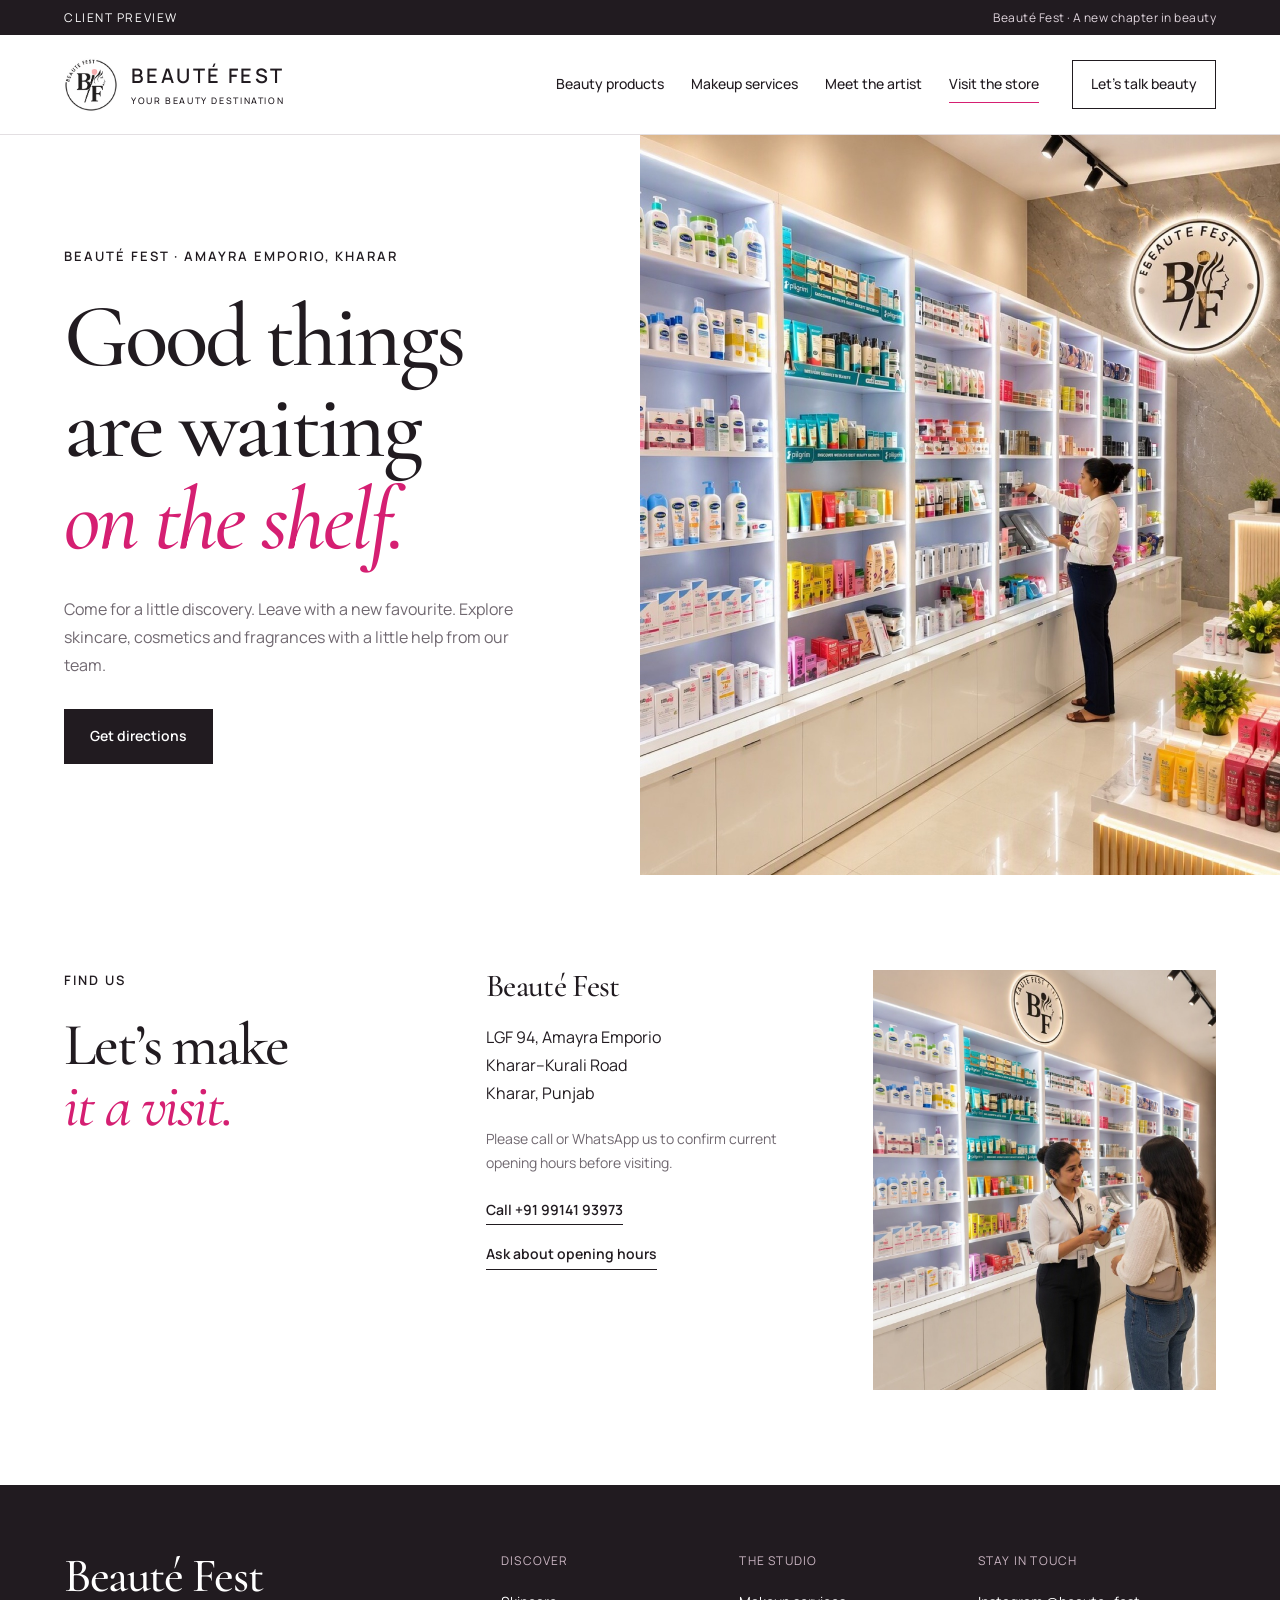
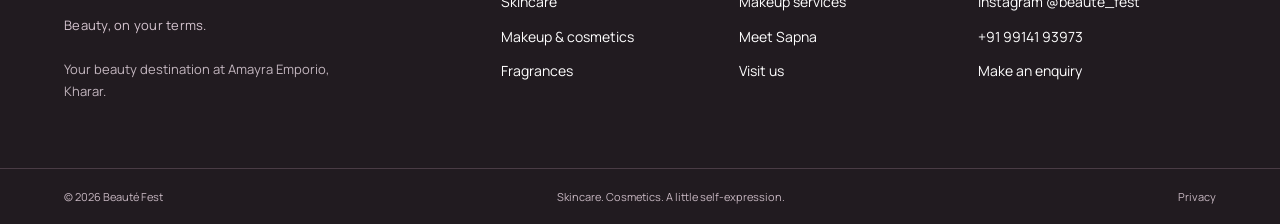
<file: visit.html>
<!doctype html><html lang="en-IN"><head><meta charset="utf-8"><meta name="viewport" content="width=device-width,initial-scale=1"><meta name="robots" content="noindex,nofollow,noarchive"><title>Visit the store | Beauté Fest</title><meta name="description" content="Find Beauté Fest at LGF 94, Amayra Emporio, Kharar–Kurali Road, Kharar."><meta name="theme-color" content="#ffffff"><link rel="icon" href="assets/logo.png"><link rel="preload" href="assets/display.ttf" as="font" type="font/ttf" crossorigin><link rel="preload" href="assets/sans-regular.ttf" as="font" type="font/ttf" crossorigin><link rel="stylesheet" href="editorial.css?v=20261123r2"><script src="editorial.js?v=20261123r2" defer></script></head><body><a class="skip" href="#main">Skip to content</a><div class="preview-bar">CLIENT PREVIEW <span>Beauté Fest · A new chapter in beauty</span></div><header class="header"><a class="brand" href="index.html" aria-label="Beauté Fest home"><img src="assets/logo.png" alt="" width="54" height="54"><span>BEAUTÉ FEST<small>YOUR BEAUTY DESTINATION</small></span></a><button class="menu-toggle" type="button" aria-expanded="false" aria-controls="navigation">Menu <span aria-hidden="true">☰</span></button><nav id="navigation" aria-label="Main navigation"><a href="products.html" >Beauty products</a><a href="makeup.html" >Makeup services</a><a href="artist.html" >Meet the artist</a><a href="visit.html" aria-current=page>Visit the store</a><a class="nav-contact" href="contact.html">Let’s talk beauty</a></nav></header><main id="main"><section class="visit-hero"><div><p class="eyebrow">Beauté Fest · Amayra Emporio, Kharar</p><h1>Good things<br>are waiting<br><em>on the shelf.</em></h1><p>Come for a little discovery. Leave with a new favourite. Explore skincare, cosmetics and fragrances with a little help from our team.</p><a class="button" href="https://www.google.com/maps/search/?api=1&query=Beaute+Fest+LGF+94+Amayra+Emporio+Kharar" target="_blank" rel="noopener noreferrer">Get directions</a></div><img class="" src="assets/store.jpg" alt="Beauté Fest beauty store at Amayra Emporio, Kharar" loading="eager" decoding="async"></section><section class="section visit-details"><div><p class="eyebrow">Find us</p><h2>Let’s make<br><em>it a visit.</em></h2></div><div class="visit-address"><h3>Beauté Fest</h3><address>LGF 94, Amayra Emporio<br>Kharar–Kurali Road<br>Kharar, Punjab</address><p>Please call or WhatsApp us to confirm current opening hours before visiting.</p><a class="text-link" href="tel:+919914193973">Call +91 99141 93973</a><a class="text-link" href="https://wa.me/919914193973?text=Hello%20BeauteFest%21%20I%20would%20like%20to%20enquire%20about%20current%20opening%20hours.%20Please%20share%20availability%20and%20prices.%20Thank%20you%21" target="_blank" rel="noopener noreferrer">Ask about opening hours</a></div><div class="advice-photo"><img class="" src="assets/store-advice.jpg" alt="In-store beauty guidance at Beauté Fest" loading="lazy" decoding="async"></div></section></main><footer><div class="footer-main"><div><a class="footer-wordmark" href="index.html">Beauté Fest<span>Beauty, on your terms.</span></a><p>Your beauty destination at Amayra Emporio, Kharar.</p></div><div><p class="footer-label">Discover</p><a href="skincare.html">Skincare</a><a href="cosmetics.html">Makeup & cosmetics</a><a href="fragrances.html">Fragrances</a></div><div><p class="footer-label">The studio</p><a href="makeup.html">Makeup services</a><a href="artist.html">Meet Sapna</a><a href="visit.html">Visit us</a></div><div><p class="footer-label">Stay in touch</p><a href="https://www.instagram.com/beaute_fest/" target="_blank" rel="noopener noreferrer">Instagram @beaute_fest</a><a href="tel:+919914193973">+91 99141 93973</a><a href="contact.html">Make an enquiry</a></div></div><div class="footer-bottom"><span>© 2026 Beauté Fest</span><span>Skincare. Cosmetics. A little self-expression.</span><a href="privacy.html">Privacy</a></div></footer></body></html>
</file>
<file: editorial.css>
@font-face{font-family:Editorial;src:url('assets/display.ttf') format('truetype');font-weight:500;font-display:swap}@font-face{font-family:Editorial;src:url('assets/display-italic.ttf') format('truetype');font-weight:500;font-style:italic;font-display:swap}@font-face{font-family:Manrope;src:url('assets/sans-regular.ttf') format('truetype');font-weight:400;font-display:swap}@font-face{font-family:Manrope;src:url('assets/sans-medium.ttf') format('truetype');font-weight:500;font-display:swap}@font-face{font-family:Manrope;src:url('assets/sans-semibold.ttf') format('truetype');font-weight:600;font-display:swap}@font-face{font-family:Manrope;src:url('assets/sans-bold.ttf') format('truetype');font-weight:700;font-display:swap}
:root{--ink:#211b20;--pink:#d51f72;--line:#e3dfe2;--muted:#706870;--soft:#f6f5f6;--rose:#fbeef4;--serif:Editorial,Georgia,serif;--sans:Manrope,Arial,sans-serif}*{box-sizing:border-box}html{scroll-behavior:smooth;scroll-padding-top:110px}body{margin:0;background:white;color:var(--ink);font:16px/1.75 var(--sans);-webkit-font-smoothing:antialiased}a{color:inherit;text-decoration:none}button,input,select,textarea{font:inherit}button,a,input,select,textarea{-webkit-tap-highlight-color:transparent}button,a{touch-action:manipulation}button{cursor:pointer}img{display:block;max-width:100%;width:100%;object-fit:cover}figure,p,h1,h2,h3{margin:0}h1,h2,h3{font-family:var(--serif);font-weight:500;line-height:1.02;letter-spacing:-.035em}h1{font-size:clamp(64px,6.8vw,108px)}h2{font-size:clamp(48px,4.7vw,74px)}h3{font-size:36px;letter-spacing:-.02em}em{font-weight:500;color:var(--pink)}p{max-width:65ch}p+p{margin-top:20px}a:focus-visible,button:focus-visible{outline:2px solid var(--pink);outline-offset:5px}input:focus,select:focus,textarea:focus{outline:2px solid var(--pink);outline-offset:2px}.skip{position:fixed;top:-100px;left:20px;z-index:100;background:#fff;padding:10px}.skip:focus{top:10px}.sr-only{position:absolute;width:1px;height:1px;padding:0;overflow:hidden;clip:rect(0,0,0,0);white-space:nowrap}.preview-bar{background:var(--ink);color:#fff;padding:7px 5vw;font-size:12px;letter-spacing:.13em;display:flex;justify-content:space-between}.preview-bar span{letter-spacing:.04em;color:#dfd4dc}.header{height:100px;display:flex;align-items:center;justify-content:space-between;padding:12px 5vw;border-bottom:1px solid var(--line);background:rgba(255,255,255,.97);position:sticky;top:0;z-index:50;gap:25px}.brand{display:flex;gap:13px;align-items:center;flex-shrink:0}.brand img{width:54px;height:54px;object-fit:contain;border-radius:50%}.brand>span{font-size:20px;letter-spacing:.12em;font-weight:600;line-height:1.3}.brand small{display:block;font-size:9px;letter-spacing:.18em;margin-top:6px;font-weight:500}.header nav{display:flex;align-items:center;gap:27px;font-size:14px;font-weight:500}.header nav a{position:relative;white-space:nowrap;padding:9px 0}.header nav a:not(.nav-contact):after{content:'';position:absolute;bottom:3px;left:0;width:0;height:1px;background:var(--pink);transition:width .2s}.header nav a:hover:after,.header nav a[aria-current=page]:after{width:100%}.header .nav-contact{border:1px solid var(--ink);padding:11px 18px;margin-left:6px}.header .nav-contact:hover{background:var(--ink);color:#fff}.menu-toggle{display:none}.eyebrow{font-size:13px;font-weight:600;text-transform:uppercase;letter-spacing:.15em;line-height:1.6;margin-bottom:24px}.pink-rule{display:inline-block;vertical-align:middle;width:27px;height:2px;background:var(--pink);margin-right:10px}.button{background:var(--ink);color:white;display:inline-flex;justify-content:center;align-items:center;min-height:52px;padding:14px 25px;font-size:14px;font-weight:600;border:1px solid var(--ink);transition:background .2s,border .2s}.button:hover{background:var(--pink);border-color:var(--pink)}.button.light{background:#fff;color:var(--ink);border-color:#fff}.button.light:hover{background:var(--rose)}.text-link{display:inline-block;border-bottom:1px solid currentColor;padding-bottom:3px;font-size:14px;font-weight:600;line-height:1.7;align-self:flex-start}.text-link:hover{color:var(--pink)}.actions{display:flex;gap:26px;align-items:center;flex-wrap:wrap}.home-hero{display:grid;grid-template-columns:1.03fr 1fr;min-height:700px}.hero-copy{padding:56px 5vw 24px;display:flex;flex-direction:column;align-items:flex-start}.hero-copy .eyebrow{font-size:12px;margin-bottom:18px}.hero-copy h1{font-size:clamp(80px,8.2vw,128px);line-height:.88;letter-spacing:-.045em}.hero-copy h1 em{padding-right:10px}.hero-description{margin:28px 0;font-size:16px;color:var(--muted);line-height:1.7}.hero-copy .actions{gap:22px}.hero-copy .text-link{font-size:13px;align-self:center}.hero-footnote{border-top:1px solid var(--line);width:100%;margin-top:40px;padding:16px 0 0;display:flex;justify-content:space-between;gap:15px;font-size:11px;color:var(--muted)}.hero-visual{position:relative;min-width:0;overflow:hidden}.motion{position:relative;overflow:hidden;background:#e5e0e3;isolation:isolate}.motion video{width:100%;height:100%;object-fit:cover;display:block}.hero-visual .motion{height:100%;position:absolute;inset:0}.hero-visual .motion video{object-position:center 32%}.hero-visual:after{content:'';position:absolute;inset:0;pointer-events:none;background:linear-gradient(180deg,transparent 55%,rgba(15,8,12,.7))}.hero-caption{position:absolute;bottom:64px;left:40px;z-index:2;color:#fff;pointer-events:none}.hero-caption>span{font-size:11px;letter-spacing:.18em}.hero-caption p{font:50px/.98 var(--serif);letter-spacing:-.02em;margin-top:12px}.hero-caption em{color:#fff}.motion-credit{position:absolute;z-index:4;bottom:18px;left:22px;right:140px;color:#fff;font-size:11px;line-height:1.5;text-shadow:0 1px 5px #000;background:rgba(20,10,17,.5);padding:5px 8px;width:fit-content;max-width:calc(100% - 155px)}.motion-toggle{position:absolute;z-index:5;right:20px;bottom:20px;border:1px solid rgba(255,255,255,.7);background:rgba(30,19,26,.55);color:#fff;font-size:12px;min-height:38px;padding:6px 13px;backdrop-filter:blur(8px)}.motion-toggle:hover{background:var(--ink)}.section{padding:95px 5vw}.section-title{display:flex;justify-content:space-between;gap:35px;align-items:flex-end;margin-bottom:45px}.section-title>.text-link{align-self:flex-end}.section-title>p{max-width:360px;color:var(--muted)}.collection-grid{display:grid;grid-template-columns:repeat(3,minmax(0,1fr));gap:28px}.collection-image{position:relative;overflow:hidden;aspect-ratio:4/4.7;background:var(--soft)}.collection-image img{height:100%;transition:transform .7s cubic-bezier(.2,.7,.3,1);object-position:center}.collection-card:hover img{transform:scale(1.035)}.collection-image>span{position:absolute;left:20px;bottom:20px;background:#fff;padding:8px 16px;font-size:12px;font-weight:600}.card-heading{display:flex;align-items:center;gap:18px;margin-top:23px}.card-heading h3{font-size:34px;white-space:nowrap}.card-line{height:1px;background:var(--line);flex:1}.collection-card>p{font-size:14px;color:var(--muted);margin-top:9px}.collection-section{background:#fff}.studio-feature{display:grid;grid-template-columns:1fr 1fr;margin:0 5vw;background:var(--rose)}.studio-photo{min-height:620px;position:relative}.studio-photo img{position:absolute;height:100%;object-position:center 27%}.studio-copy{padding:65px 5vw;align-self:center}.studio-copy>p:not(.eyebrow):not(.photo-credit){color:var(--muted);margin:27px 0}.photo-credit{font-size:12px;color:var(--muted);margin-top:25px;line-height:1.6}.store-teaser{padding-top:110px;padding-bottom:110px}.store-teaser h2{font-size:clamp(52px,5.8vw,88px)}.store-teaser-bottom{display:flex;justify-content:space-between;align-items:flex-end;gap:40px;margin-top:32px}.store-teaser-bottom p{max-width:540px;color:var(--muted)}.store-teaser-bottom a{flex-shrink:0}.footer-main{background:var(--ink);color:#fff;display:grid;grid-template-columns:2fr 1fr 1fr 1.2fr;gap:40px;padding:65px 5vw}.footer-wordmark{font-family:var(--serif);font-size:48px;line-height:1.1;letter-spacing:-.03em;display:block}.footer-wordmark span{font-family:var(--sans);display:block;font-size:13px;letter-spacing:.02em;line-height:1.6;margin-top:12px;color:#d5c4cf}.footer-main>div:first-child>p{font-size:13px;color:#c3b6bf;max-width:270px;margin-top:22px}.footer-label{font-size:12px;color:#cbb6c3;text-transform:uppercase;letter-spacing:.1em;margin-bottom:19px}.footer-main>div:not(:first-child)>a{display:block;font-size:13px;margin-bottom:10px;color:#fff}.footer-main a:hover{color:#ffb0d3}.footer-bottom{background:var(--ink);border-top:1px solid #4a3c45;color:#c7b7c1;padding:18px 5vw;display:flex;justify-content:space-between;font-size:11px;gap:20px}.collection-nav{display:flex;justify-content:center;gap:45px;padding:17px 5vw;border-bottom:1px solid var(--line);font-size:13px;background:#fff;overflow:auto}.collection-nav a{white-space:nowrap}.collection-nav a[aria-current=page]{color:var(--pink);border-bottom:1px solid var(--pink)}.page-intro{padding:70px 5vw 65px}.page-intro h1{max-width:1000px}.intro-bottom{display:flex;justify-content:space-between;gap:40px;align-items:flex-end;margin-top:28px}.intro-bottom>p{color:var(--muted);max-width:650px}.no-top{padding-top:0}.collection-tools{border-top:1px solid var(--line);padding-top:30px;margin-bottom:30px;display:flex;align-items:center;justify-content:space-between;gap:25px}.small-display{font-size:36px}.search input{border:0;border-bottom:1px solid #9d9299;outline-offset:3px;padding:12px 0;background:none;min-width:310px;font-size:14px}.collection-note{font-size:13px;color:var(--muted);margin-top:30px;line-height:1.7}.closing{padding:80px 5vw 90px;background:var(--soft);text-align:center;border-top:1px solid var(--line)}.closing p{margin:0 auto 24px;max-width:510px;color:var(--muted)}.closing h2{margin-bottom:24px}.closing .eyebrow{color:var(--ink);margin-bottom:20px}.category-hero{display:grid;grid-template-columns:1fr 1fr;min-height:650px}.category-hero>div:first-child{padding:75px 5vw;align-self:center}.category-hero h1{font-size:clamp(60px,6vw,92px)}.category-hero p:not(.eyebrow){margin:27px 0;max-width:490px;color:var(--muted)}.category-photo{position:relative;min-height:600px}.category-photo img{position:absolute;height:100%;object-fit:cover}.caption-line{display:block;font-size:12px;color:var(--muted);margin-top:27px}.detail-grid{display:grid;grid-template-columns:repeat(3,minmax(0,1fr));gap:45px;margin-top:40px}.detail-grid article{border-top:1px solid var(--ink);padding-top:26px}.detail-grid article p{margin:20px 0;color:var(--muted)}.detail-grid .text-link{font-size:13px}.motion-feature{display:grid;grid-template-columns:1fr 1fr;background:var(--soft)}.motion-feature-copy{padding:70px 7vw 70px 5vw;align-self:center}.motion-feature-copy>p:not(.eyebrow){margin:26px 0;color:var(--muted)}.motion-feature>.motion{height:680px}.motion-feature video{object-position:50% 34%}.fragrance-note{background:var(--ink);color:#fff;padding:90px 5vw;position:relative}.fragrance-note h2{font-size:clamp(64px,6vw,96px)}.fragrance-note em{color:#ffc0da}.fragrance-note p:not(.eyebrow){margin:30px 0;max-width:480px;color:#d9ced5}.service-hero{display:grid;grid-template-columns:1fr 1fr;background:#fff}.service-hero-copy{padding:65px 5vw;align-self:center}.service-hero-copy h1{font-size:clamp(64px,6.3vw,96px)}.service-hero-copy>p:not(.eyebrow){margin:30px 0;color:var(--muted);max-width:500px}.service-hero-copy>.text-link{margin-left:22px}.service-hero figure{position:relative;min-height:730px}.service-hero img{height:100%;position:absolute;object-position:center 25%}.service-hero figcaption{position:absolute;bottom:0;left:0;right:0;padding:10px 20px;background:rgba(255,255,255,.9);font-size:11px}.occasion-grid{display:grid;grid-template-columns:repeat(3,minmax(0,1fr));gap:25px}.occasion-card{padding:35px 28px;border:1px solid var(--line);min-height:320px;display:flex;flex-direction:column;transition:background .2s}.occasion-card:nth-child(2){background:var(--rose)}.occasion-card:hover{background:var(--ink);color:#fff}.occasion-card:hover em{color:#ffb0d3}.occasion-card .eyebrow{font-size:12px}.occasion-card h3{font-size:41px;line-height:1.02}.occasion-card>p:not(.eyebrow){font-size:13px;color:var(--muted);margin:22px 0}.occasion-card:hover>p{color:#dfcbd7}.occasion-card .text-link{margin-top:auto;font-size:13px}.finish-section{background:var(--soft)}.service-detail-layout{display:grid;grid-template-columns:1fr 1.1fr;gap:7vw;border-top:1px solid var(--line);padding-top:45px}.service-detail-photo img{height:620px;object-position:50% 25%}.service-detail-layout>div:last-child{align-self:center}.package-list{margin:28px 0}.package-list>div{display:flex;justify-content:space-between;align-items:center;border-bottom:1px solid var(--line);padding:19px 0;gap:20px}.package-list h3{font-size:32px}.service-detail-layout p{color:var(--muted)}details{border-top:1px solid var(--line);border-bottom:1px solid var(--line);margin-top:25px;padding:18px 0}summary{font-size:14px;font-weight:600;cursor:pointer}details p{font-size:14px;padding-top:18px}.artist-hero{display:grid;grid-template-columns:1.1fr 1fr;background:var(--soft)}.artist-hero>div:first-child{padding:70px 5vw;align-self:center}.artist-hero h1{font-size:clamp(66px,6.5vw,100px)}.artist-hero p:not(.eyebrow){margin:28px 0;color:var(--muted);max-width:500px}.artist-hero>.motion{height:730px}.artist-hero video{object-position:50% 28%}.artist-story{display:grid;grid-template-columns:1fr 1fr;gap:7vw;align-items:center}.artist-story>div>p:not(.eyebrow){margin:25px 0;color:var(--muted)}.certificate{padding:18px;border:1px solid var(--line);background:var(--soft)}.certificate img{height:auto;object-fit:contain}.certificate figcaption{font-size:12px;margin-top:18px;color:var(--muted)}.visit-hero{display:grid;grid-template-columns:1fr 1fr}.visit-hero>div{padding:70px 5vw;align-self:center}.visit-hero h1{font-size:clamp(70px,7vw,108px)}.visit-hero p:not(.eyebrow){color:var(--muted);margin:30px 0;max-width:480px}.visit-hero>img{height:740px;object-position:50% 40%}.visit-details{display:grid;grid-template-columns:1.1fr 1fr 1fr;gap:45px}.visit-details h2{font-size:60px}.visit-address h3{font-size:32px}.visit-address address{font-style:normal;margin:20px 0}.visit-address p{font-size:14px;color:var(--muted);margin-bottom:22px}.visit-address .text-link{display:table;margin-bottom:17px}.advice-photo img{height:420px}.contact-layout{display:grid;grid-template-columns:1fr 1fr;gap:9vw}.contact-info{border-top:1px solid var(--line);padding-top:35px}.contact-info h2{font-size:52px}.contact-info>p{margin:25px 0;color:var(--muted)}.contact-info .text-link{display:table;margin-top:18px}form{border-top:1px solid var(--ink);padding-top:22px}form label{display:block;font-size:14px;font-weight:500;margin:20px 0 9px}form label span{color:var(--muted);font-weight:400}form input,form select,form textarea{width:100%;border:1px solid #cbc2c8;background:#fff;border-radius:0;color:var(--ink);padding:13px 15px;font-size:16px;min-width:0}form textarea{resize:vertical}form select{appearance:none;padding-right:42px;background-image:url("data:image/svg+xml,%3Csvg width='16' height='16' viewBox='0 0 16 16' xmlns='http://www.w3.org/2000/svg'%3E%3Cpath d='m3 6 5 5 5-5' fill='none' stroke='%23211b20'/%3E%3C/svg%3E");background-repeat:no-repeat;background-position:right 16px center}form .button{margin-top:25px}.form-note{font-size:12px;color:var(--muted);margin-top:18px}.form-note a{text-decoration:underline}#enquiry-review{margin-top:30px;padding:26px;background:var(--rose)}#enquiry-review h3{font-size:30px}#enquiry-message{white-space:pre-wrap;font-size:14px;margin-top:20px}.prose{max-width:950px}.prose h2{font-size:36px;margin:30px 0 18px}.prose p{color:var(--muted)}.prose a{border-bottom:1px solid}.motion.error:after{content:'Video unavailable';position:absolute;top:18px;left:20px;padding:5px 10px;color:white;background:var(--ink);font-size:12px}[hidden]{display:none!important}
@media(min-width:1600px){.home-hero{min-height:820px}.hero-copy{padding-top:75px}.hero-description{font-size:18px}.hero-footnote{margin-top:60px}.hero-caption p{font-size:65px}}
@media(max-width:1150px){.header{padding-left:4vw;padding-right:4vw;gap:15px}.brand>span{font-size:17px}.brand img{width:48px;height:48px}.header nav{gap:17px;font-size:12px}.header .nav-contact{padding:10px 12px}.home-hero{min-height:650px}.hero-copy{padding-top:45px}.hero-copy .actions{align-items:flex-start;flex-direction:column;gap:16px}.hero-copy .text-link{align-self:flex-start}.hero-footnote{font-size:10px;flex-direction:column;gap:3px;margin-top:25px}.hero-caption{left:25px}.collection-grid{gap:20px}.card-heading h3{font-size:29px;white-space:normal}.occasion-card{padding:28px 22px}.occasion-card h3{font-size:35px}.service-hero-copy>.text-link{display:table;margin:22px 0 0}.visit-details{grid-template-columns:1fr 1fr}.advice-photo{display:none}.footer-main{grid-template-columns:1.5fr 1fr 1fr;gap:30px}.footer-main>div:last-child{grid-column:2/4}.hero-copy .eyebrow{font-size:10px}.section{padding-top:75px;padding-bottom:75px}.no-top{padding-top:0}.service-hero figure{min-height:660px}.category-hero>div:first-child{padding-top:55px;padding-bottom:55px}}
@media(max-width:850px){.header{height:84px}.header nav{display:none;position:absolute;left:0;right:0;top:84px;background:white;border-bottom:1px solid var(--line);padding:24px 6vw;box-shadow:0 15px 20px #211b2010;align-items:stretch}.header nav.open{display:flex;flex-direction:column;gap:10px;font-size:16px}.header .nav-contact{margin:8px 0 0;text-align:center;padding:12px}.menu-toggle{display:flex;align-items:center;gap:12px;background:none;border:0;font-size:14px;padding:12px 0 12px 15px}.menu-toggle span{font-size:18px}.preview-bar{font-size:10px;padding:6px 5vw}.preview-bar span{font-size:10px}.home-hero{min-height:620px;grid-template-columns:1fr 1fr}.hero-copy h1{font-size:83px}.hero-copy .eyebrow{max-width:225px;font-size:10px}.hero-description{font-size:14px}.hero-copy .button{font-size:12px;padding:12px 17px}.hero-copy .text-link{font-size:12px}.hero-caption p{font-size:38px}.hero-caption>span{font-size:9px}.hero-footnote{font-size:10px}.collection-image{aspect-ratio:3/4}.card-heading h3{font-size:26px}.collection-card>p{font-size:12px}.collection-image>span{font-size:11px;left:12px;bottom:12px;padding:7px 10px}.section-title>p{max-width:270px;font-size:14px}.studio-photo{min-height:540px}.studio-copy{padding:40px 5vw}.studio-copy h2{font-size:49px}.studio-copy p:not(.eyebrow){font-size:14px}.studio-copy .photo-credit{font-size:11px}.studio-copy .button{font-size:12px;padding:12px 18px}.eyebrow{font-size:12px}.footer-main{grid-template-columns:1fr 1fr}.footer-main>div:last-child{grid-column:auto}.footer-main>div:first-child{grid-column:1/3}.footer-bottom>span:nth-child(2){display:none}.collection-nav{justify-content:flex-start;gap:30px}.page-intro{padding:55px 5vw}.category-hero{min-height:600px}.category-hero h1{font-size:62px}.category-photo{min-height:600px}.category-hero>div:first-child{padding:40px 5vw}.category-hero p:not(.eyebrow){font-size:14px}.detail-grid{gap:25px}.detail-grid h3{font-size:32px}.detail-grid p{font-size:14px}.motion-feature>.motion{height:580px}.motion-feature h2{font-size:52px}.motion-feature-copy{padding:45px 5vw}.motion-feature-copy p:not(.eyebrow){font-size:14px}.service-hero-copy h1{font-size:65px}.service-hero-copy{padding:45px 5vw}.service-hero-copy p:not(.eyebrow){font-size:14px}.service-hero figure{min-height:600px}.occasion-grid{grid-template-columns:1fr}.occasion-card{min-height:0;padding:32px;display:grid;grid-template-columns:1fr 1fr;column-gap:30px}.occasion-card>.eyebrow{grid-column:1/3;margin-bottom:16px}.occasion-card h3{grid-row:2/4;font-size:42px}.occasion-card>p:not(.eyebrow){margin:0 0 20px}.occasion-card>.text-link{align-self:end;justify-self:start}.service-detail-layout{gap:5vw}.service-detail-photo img{height:600px}.service-detail-layout h2{font-size:50px}.service-detail-layout p{font-size:14px}.package-list>div{align-items:flex-start;flex-direction:column;gap:8px}.artist-hero h1{font-size:65px}.artist-hero p:not(.eyebrow){font-size:14px}.artist-hero>.motion{height:650px}.artist-story{grid-template-columns:1fr;gap:40px}.certificate{max-width:720px}.visit-hero h1{font-size:76px}.visit-hero>img{height:670px}.contact-layout{gap:6vw}.contact-info h2{font-size:44px}.contact-info p{font-size:14px}}
@media(max-width:600px){h1{font-size:62px}h2{font-size:48px}body{font-size:16px}.header{padding:10px 6vw}.brand>span{font-size:17px}.brand small{font-size:8px}.brand{gap:10px}.brand img{width:46px;height:46px}.preview-bar{padding:6px 6vw;font-size:9px;letter-spacing:.1em}.preview-bar span{font-size:9px;max-width:220px;letter-spacing:0}.home-hero{display:flex;flex-direction:column}.hero-copy{padding:38px 6vw 25px}.hero-copy .eyebrow{max-width:none;font-size:10px;margin-bottom:22px}.hero-copy h1{font-size:87px;line-height:.9}.hero-copy h1 br:nth-of-type(2){display:none}.hero-copy h1 em:before{content:' '}.hero-description{font-size:15px;margin:24px 0}.hero-description br{display:none}.hero-copy .actions{gap:17px;align-items:flex-start}.hero-copy .button,.hero-copy .text-link{font-size:13px}.hero-footnote{display:none}.hero-visual{height:122vw;max-height:600px;min-height:440px;margin:12px 6vw 0}.hero-visual .motion{height:100%}.hero-caption{bottom:69px;left:23px}.hero-caption p{font-size:46px}.hero-caption>span{font-size:10px}.motion-credit{font-size:10px;bottom:18px;left:14px;max-width:calc(100% - 140px);right:125px}.motion-toggle{right:14px;font-size:11px;bottom:18px;padding:6px 11px}.section{padding:58px 6vw}.section-title{display:block;margin-bottom:30px}.section-title>.text-link{margin-top:22px}.section-title>p{margin-top:23px;max-width:none;font-size:15px}.section-title h2{font-size:47px}.eyebrow{font-size:11px;margin-bottom:20px}.collection-grid{grid-template-columns:1fr;gap:35px}.collection-image{aspect-ratio:1/1.1}.collection-image>span{font-size:12px;left:18px;bottom:18px;padding:8px 15px}.card-heading{margin-top:19px}.card-heading h3{font-size:34px}.collection-card>p{font-size:14px;margin-top:6px}.studio-feature{display:flex;flex-direction:column;margin:0 6vw}.studio-photo{min-height:0;height:115vw;max-height:580px}.studio-copy{padding:37px 25px 40px}.studio-copy h2{font-size:49px}.studio-copy p:not(.eyebrow){font-size:15px}.studio-copy .photo-credit{font-size:11px}.studio-copy .button{font-size:13px}.store-teaser h2{font-size:52px}.store-teaser-bottom{display:block;margin-top:24px}.store-teaser-bottom>p{font-size:15px}.store-teaser-bottom>.text-link{margin-top:25px}.footer-main{padding:48px 6vw;gap:30px 22px}.footer-wordmark{font-size:45px}.footer-main>div:first-child{margin-bottom:8px}.footer-main>div:last-child{grid-column:1/3}.footer-main>div>a{font-size:13px}.footer-bottom{padding:18px 6vw;font-size:10px}.collection-nav{padding:14px 6vw;gap:26px;font-size:12px}.page-intro{padding:44px 6vw}.page-intro h1{font-size:59px}.intro-bottom{display:block;margin-top:23px}.intro-bottom p{font-size:15px}.intro-bottom .button{margin-top:24px}.no-top{padding-top:0}.collection-tools{display:block;margin-bottom:25px;padding-top:24px}.collection-tools h2{font-size:33px}.search{display:block;margin-top:15px}.search input{width:100%;min-width:0;font-size:16px}.collection-note{font-size:12px;margin-top:25px}.closing{padding:55px 6vw 65px}.closing p{font-size:15px}.closing .eyebrow{font-size:11px}.category-hero{display:flex;flex-direction:column}.category-hero>div:first-child{padding:43px 6vw}.category-hero h1{font-size:61px}.category-hero p:not(.eyebrow){font-size:16px;margin:25px 0}.category-photo{min-height:0;height:115vw;max-height:560px;margin:0 6vw}.detail-grid{grid-template-columns:1fr;gap:32px;margin-top:30px}.detail-grid h3{font-size:37px}.detail-grid p{font-size:16px;margin:16px 0}.detail-grid .text-link{font-size:14px}.motion-feature{grid-template-columns:1fr}.motion-feature-copy{padding:48px 6vw}.motion-feature h2{font-size:53px}.motion-feature-copy p:not(.eyebrow){font-size:16px}.motion-feature>.motion{height:145vw;max-height:730px}.fragrance-note{padding:60px 6vw}.fragrance-note h2{font-size:60px}.fragrance-note p:not(.eyebrow){font-size:16px}.service-hero{display:flex;flex-direction:column}.service-hero-copy{padding:44px 6vw}.service-hero-copy h1{font-size:66px}.service-hero-copy p:not(.eyebrow){font-size:16px;margin:25px 0}.service-hero-copy>.text-link{font-size:14px}.service-hero figure{min-height:0;height:125vw;max-height:630px;margin:0 6vw}.service-hero figcaption{font-size:10px}.occasion-card{display:block;padding:28px 25px}.occasion-card .eyebrow{font-size:11px}.occasion-card h3{font-size:44px}.occasion-card>p:not(.eyebrow){margin:25px 0}.occasion-card .text-link{font-size:14px}.service-detail-layout{grid-template-columns:1fr;gap:35px;padding-top:30px}.service-detail-photo img{height:115vw;max-height:580px}.service-detail-layout h2{font-size:52px}.service-detail-layout p{font-size:16px}.package-list>div{flex-direction:row;align-items:center;padding:21px 0}.package-list h3{font-size:33px}.package-list .text-link{font-size:13px}.service-detail-layout .photo-credit{font-size:11px}.artist-hero{grid-template-columns:1fr}.artist-hero>div:first-child{padding:44px 6vw}.artist-hero h1{font-size:64px}.artist-hero p:not(.eyebrow){font-size:16px}.artist-hero>.motion{height:145vw;max-height:680px;margin:0 6vw 25px}.artist-story h2{font-size:50px}.certificate{padding:12px}.certificate figcaption{font-size:11px}.visit-hero{grid-template-columns:1fr}.visit-hero>div{padding:44px 6vw}.visit-hero h1{font-size:73px}.visit-hero p:not(.eyebrow){font-size:16px}.visit-hero>img{width:88%;height:115vw;max-height:560px;margin:0 6vw}.visit-details{grid-template-columns:1fr;gap:35px}.visit-details h2{font-size:52px}.visit-address p{font-size:16px}.contact-layout{grid-template-columns:1fr;gap:40px}.contact-info{padding-top:25px}.contact-info h2{font-size:46px}.contact-info p{font-size:16px}.form-note{font-size:12px}#enquiry-review{padding:23px 18px}#enquiry-review .button{font-size:13px;padding:14px 18px}.prose h2{font-size:34px}}
.hero-description,.collection-card>p,.studio-copy>p:not(.eyebrow):not(.photo-credit),.category-hero p:not(.eyebrow),.detail-grid p,.motion-feature-copy>p:not(.eyebrow),.service-hero-copy>p:not(.eyebrow),.service-detail-layout p:not(.photo-credit),.artist-hero p:not(.eyebrow),.contact-info>p,.section-title>p,.store-teaser-bottom>p{font-size:16px}.header nav{font-size:14px}.footer-main>div:not(:first-child)>a{font-size:14px}.collection-card .card-heading h3{line-height:1.1}
@media(min-width:851px) and (max-width:1150px){.header nav{font-size:12px}}
@media(prefers-reduced-motion:reduce){html{scroll-behavior:auto}*,*:before,*:after{transition:none!important;animation:none!important}}
</file>
